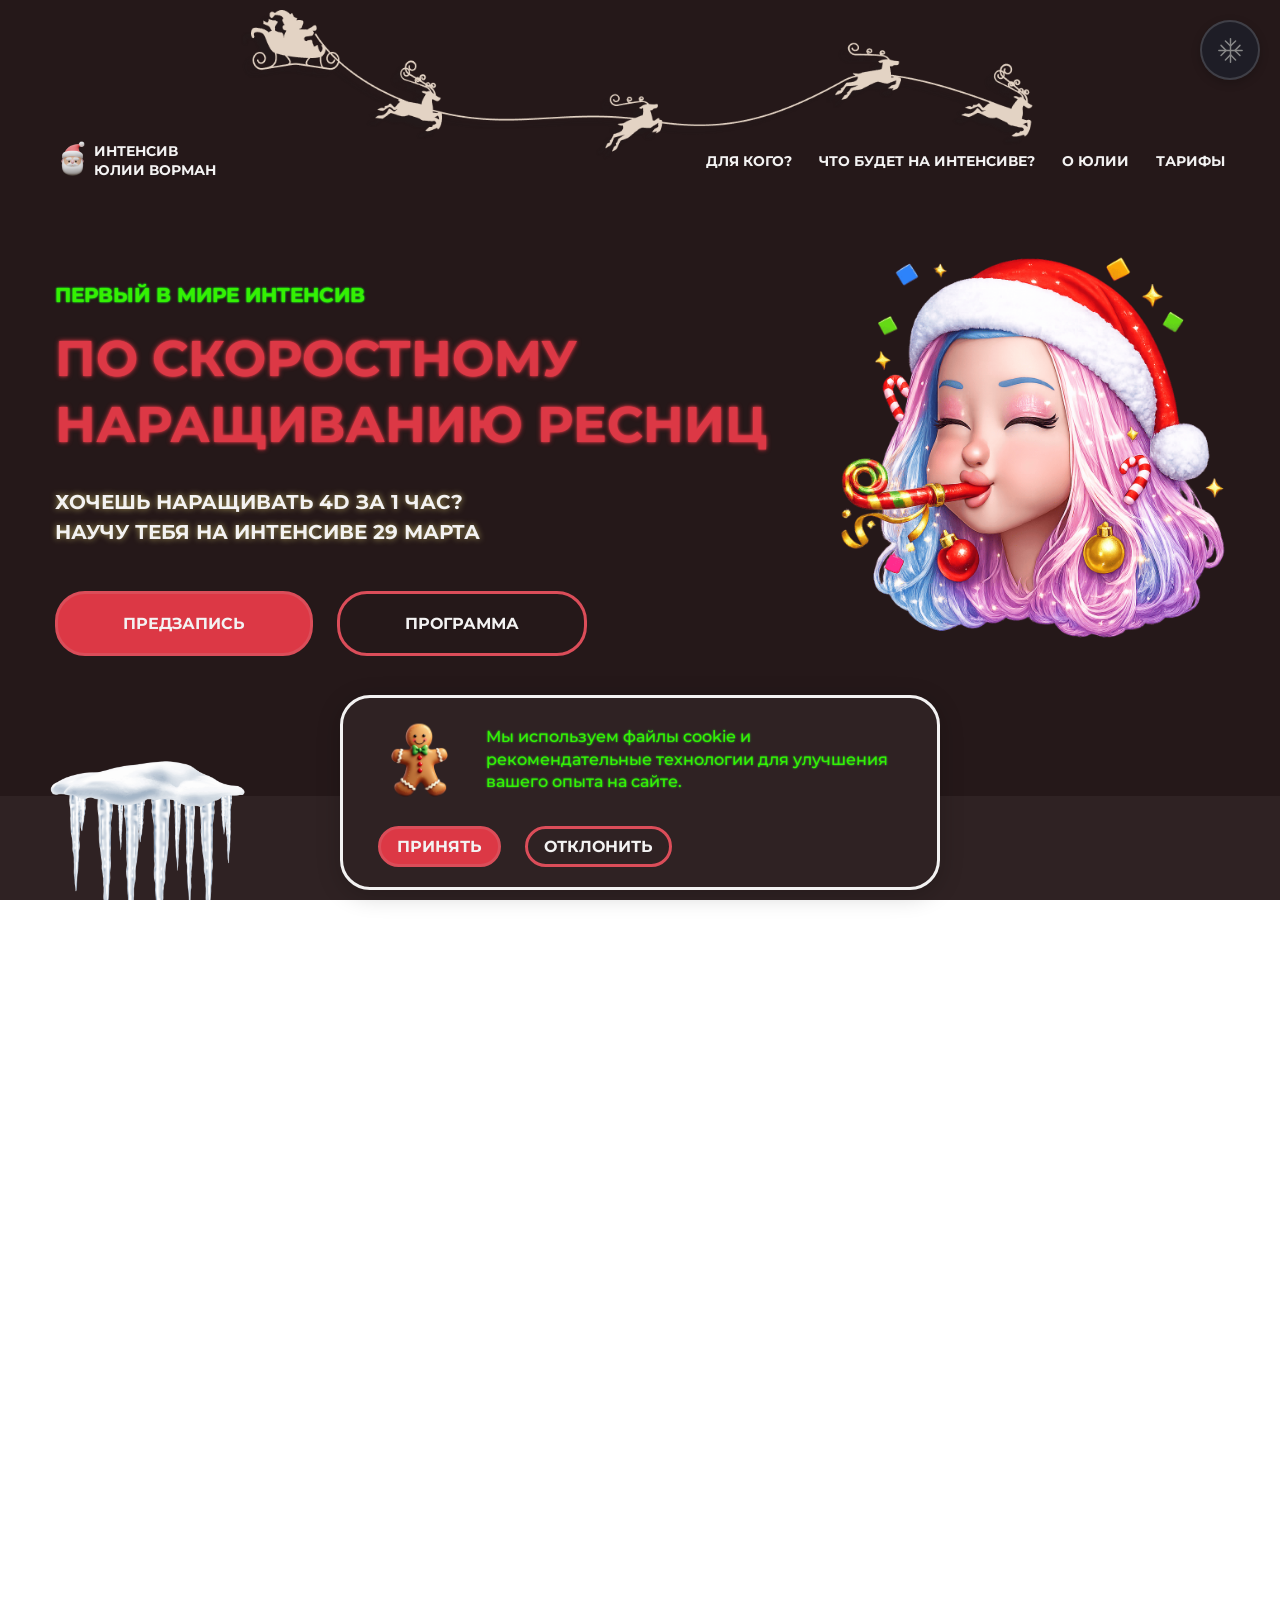
<file: index.html>
<!DOCTYPE html>
<html lang="ru">
<head>
    <meta charset="UTF-8">
    <meta name="viewport" content="width=device-width, initial-scale=1.0, viewport-fit=cover">

    <!-- Для iOS -->
    <meta name="apple-mobile-web-app-capable" content="yes">
    <meta name="apple-mobile-web-app-status-bar-style" content="black-translucent">
    
    <!-- Для Android -->
    <meta name="theme-color" content="#251819" media="(prefers-color-scheme: light)">
    <meta name="theme-color" content="#251819" media="(prefers-color-scheme: dark)">

    <title>Онлайн-интенсив по наращиванию ресниц</title>

    <!-- Favicon -->
    <link rel="icon" type="image/png" href="./images/icons/favicon-96x96.png" sizes="96x96" />
    <link rel="icon" type="image/svg+xml" href="./images/icons/favicon.svg" />
    <link rel="shortcut icon" href="./images/icons/favicon.ico" />
    <link rel="apple-touch-icon" sizes="180x180" href="./images/icons/apple-touch-icon.png" />
    <link rel="manifest" href="./images/icons/site.webmanifest" />

    <!-- Для иконок с сайта Boxicons -->
    <link href='https://unpkg.com/boxicons@2.1.4/css/boxicons.min.css' rel='stylesheet'>
    
    <!-- Подключенные файлы CSS -->
    <link rel="stylesheet" href="css/style.css">
    <link rel="stylesheet" href="css/media.css">
</head>
<body>

    <!-- Анимация загрузки -->
    <div class="preloader">
        <div class="mascara-container">
            
            <div class="mascara-bottle"></div>
            
            
            <div class="mascara-cap"></div>
            
            
            <div class="mascara-brush">
                <div class="brush-handle">
                    <div class="brush-head"></div>
                    <div class="brush-bristles"></div>
                </div>
            </div>
            
            
            <div class="mascara-drops">
                <div class="drop"></div>
                <div class="drop"></div>
                <div class="drop"></div>
            </div>
            
            
            <div class="loading-text">Наносим тушь...</div>
        </div>
    </div>

    <!-- Шапка -->
    <header class="header" id="header">
        <div class="container">

            <img src="./images/main/main_NEW_YEAR/santa_christmas.png" alt="Санта в пути на оленях" width="1030px" height="195px" class="santa_christmas" decoding="async" fetchpriority="high">

            <div class="header__wrapper">
                <div class="header__logo">

                    <a href="index.html">
                    <svg width="35" height="35" viewBox="0 0 24 24" fill="none" xmlns="http://www.w3.org/2000/svg" xmlns:xlink="http://www.w3.org/1999/xlink">
                        <rect width="24" height="24" fill="url(#pattern0_51_499)"/>
                            <defs>
                                <pattern id="pattern0_51_499" patternContentUnits="objectBoundingBox" width="1" height="1">
                                    <use xlink:href="#image0_51_499" transform="scale(0.001)"/>
                                </pattern>
                                <image id="image0_51_499" width="1000" height="1000" preserveAspectRatio="none" xlink:href="[data-uri]"/>
                            </defs>
                        </svg>
                    </a>

                    <a href="index.html" class="logo">Интенсив <br class="br"> Юлии Ворман</a>
                </div>

                <!-- Бургер-меню с SVG -->
                <button class="burger-menu" id="burgerMenu" aria-label="Открыть меню">
                    <!-- SVG для меню (бургер) -->
                    <svg class="burger-icon menu-icon" xmlns="http://www.w3.org/2000/svg" height="24" viewBox="0 -960 960 960" width="24">
                        <path d="M120-240v-80h720v80H120Zm0-200v-80h720v80H120Zm0-200v-80h720v80H120Z"/>
                    </svg>
                
                    <!-- SVG для закрытия (крестик) -->
                    <svg class="burger-icon close-icon" xmlns="http://www.w3.org/2000/svg" height="24" viewBox="0 -960 960 960" width="24">
                        <path d="m256-200-56-56 224-224-224-224 56-56 224 224 224-224 56 56-224 224 224 224-56 56-224-224-224 224Z"/>
                    </svg>
                </button>

                <nav class="nav">
                    <ul class="nav__menu">
                        <li class="nav__list"><a href="#for-whom" class="nav__item">Для кого?</a></li>
                        <li class="nav__list"><a href="#program" class="nav__item">Что будет на интенсиве?</a></li>
                        <li class="nav__list"><a href="#about" class="nav__item">О Юлии</a></li>
                        <li class="nav__list"><a href="#pricing" class="nav__item">Тарифы</a></li>
                    </ul>

                    <svg width="106" height="68" viewBox="0 0 106 68" fill="none" xmlns="http://www.w3.org/2000/svg" xmlns:xlink="http://www.w3.org/1999/xlink" class="girland_new_year">
                        <rect x="-5" y="14.8819" width="100" height="54.2" transform="rotate(-15 -5 14.8819)" fill="url(#pattern0_51_475)"/>
                        <defs>
                        <pattern id="pattern0_51_475" patternContentUnits="objectBoundingBox" width="1" height="1">
                        <use xlink:href="#image0_51_475" transform="scale(0.001 0.00184502)"/>
                        </pattern>
                        <image id="image0_51_475" width="1000" height="542" preserveAspectRatio="none" xlink:href="[data-uri]"/>
                        </defs>
                    </svg>
                </nav>
            </div>
        </div>
    </header>
        
    <!-- Главный экран -->
    <section class="banner">
        <div class="container">
            <div class="banner__info">
                <p class="banner__mini--title">Первый в мире интенсив</p>
                <h1 class="banner__title">По скоростному наращиванию ресниц</h1>
                <p class="banner__desc">Хочешь наращивать 4D за 1 час? Научу тебя на интенсиве 29 марта</p>
                <div class="btn__container">
                    <a href="#pricing" class="button" aria-label="Sign up">Предзапись</a>
                    <a href="#list__lessons" class="btn" aria-label="Program">Программа</a>
                </div>
            </div>

            <div class="banner__img">
                <img src="./images/main/main_NEW_YEAR/banner_new_year.png" alt="Happy__woman" class="images" width="1024" height="1024" decoding="async" fetchpriority="high">
            </div>
        </div>
    </section>

    <!-- Для кого? -->
    <section class="for-whom" id="for-whom">
        <div class="container">

            <img src="./images/main/main_NEW_YEAR/Icicle.png" alt="Свисающий лёд" width="1280" height="1187" decoding="async" fetchpriority="high" class="Icicle_banner">

            <div class="for-whom__content">
                <h2 class="for-whom__title">Тебе на интенсив если ты</h2>
                <div class="for-whom__content--item">
                
                    <!-- Карточка 1 -->
                    <div class="for-whom__card-wrapper">
                        <div class="for-whom__card">
                            <img src="./images/expectation/expectation_NEW_YEAR/woman_frowning.png" alt="Печальная девушка" class="for-whom__images" width="1024" height="1024" loading="lazy" decoding="async">
                            <p class="for-whom__desc">Лашмейкер, который делает наращивание <span class="for-whom__span">дольше одного часа?</span>
                            </p>
                        </div>
                    </div>

                    <!-- Карточка 2 -->
                    <div class="for-whom__card-wrapper">
                        <div class="for-whom__card">
                            <img src="./images/expectation/expectation_NEW_YEAR/woman_student.png" alt="Студентка" class="for-whom__images" width="1024" height="1024" loading="lazy" decoding="async">
                            <p class="for-whom__desc">Мастер, который хочет <span class="for-whom__span">поменять мышление</span> о наращивании ресниц
                            </p>
                        </div>
                    </div>

                    <!-- Карточка 3 -->
                    <div class="for-whom__card-wrapper">
                        <div class="for-whom__card">
                            <img src="./images/expectation/expectation_NEW_YEAR/woman_office-worker.png" alt="Девушка, работающая в офисе" class="for-whom__images" width="1024" height="1024" loading="lazy" decoding="async">
                            <p class="for-whom__desc">Специалист, которому необходимы <span  class="for-whom__span">поддержка и комьюнити рядом</span>
                            </p>
                        </div>
                    </div>
                </div>
            </div>

            <div class="for-whom__content--items">
                <p class="for-whom__text">Зарядись энергией и стань самым знаменитым мастером своего города</p>
                <a href="#pricing" class="button__for-whom" aria-label="Sign up">Предзапись</a>
                <img src="./images/main/main_NEW_YEAR/super_woman--winter.png" alt="Супер-девушка" class="super_woman-winter--images" loading="lazy" width="1024" height="1024" decoding="async">
            </div>
        </div>
    </section>

    <!-- Что будет на интенсиве? -->
    <section class="program" id="program">
        <div class="container">

            <img src="./images/main/main_NEW_YEAR/Icicle.png" alt="Свисающий лёд" width="1280px" height="1187px" loading="lazy" class="Icicle" decoding="async">

            <div class="program__content">
                <h2 class="program__content--title">На интенсиве тебя ждет</h2>
            
                <!-- ВСЕ элементы в одной grid-сетке -->
                <div class="program__content--menu">
                    <!-- Смайлы -->
                    <div class="program__content--list">
                        <img src="./images/expectation/star_struck.png" alt="Смайлик со звёздочками вместо глаз" class="program__images" width="58" height="58" loading="lazy" decoding="async">
                        <p class="program__desc"><span class="program__span">9 уроков</span> с домашними заданиями и проверкой</p>
                    </div>

                    <div class="program__content--list">
                        <img src="./images/expectation/smiling_with-heart-eyes.png" alt="Смайлик с влюблёнными глазами" class="program__images" width="58" height="58" loading="lazy" decoding="async">
                        <p class="program__desc"><span class="program__span">Мастермаинды</span> с обсуждением вопросов</p>
                    </div>

                    <div class="program__content--list">
                        <img src="./images/expectation/money_mouth-face.png" alt="Смайлик с долларами в глазах" class="program__images" width="58" height="58" loading="lazy" decoding="async">
                        <p class="program__desc">Деление на пары и создание <span class="program__span">активного комьюнити</span></p>
                    </div>

                    <!-- Подарки -->
                    <div class="program__content--list">
                        <img src="./images/pricing_plans/pricing_plans_NEW_YEAR/Gift.png" alt="Коробка подарок" class="program__images" width="1024" height="1024" loading="lazy" decoding="async">
                        <p class="program__desc"><span class="program__span">Главный приз за активность на интенсиве</span></p>
                    </div>

                    <div class="program__content--list">
                        <img src="./images/pricing_plans/pricing_plans_NEW_YEAR/Gift.png" alt="Коробка подарок" class="program__images" width="1024" height="1024" loading="lazy" decoding="async">
                        <p class="program__desc"><span class="program__span">Приз за работу для <br>самой активной пары</span></p>
                    </div>

                    <div class="program__content--list">
                        <img src="./images/pricing_plans/pricing_plans_NEW_YEAR/Gift.png" alt="Коробка подарок" class="program__images" width="1024" height="1024" loading="lazy" decoding="async">
                        <p class="program__desc"><span class="program__span">Приз среди сторис с хештегом интенсива</span></p>
                    </div>
                </div>
            </div>
        </div>
    </section>

    <!-- О Юлии Ворман -->
    <section class="about">
        <div class="container">
            <div class="about__content" id="about">
                <h2 class="about__title">И, конечно, Юлия Ворман</h2>
                <p class="about__text"><span class="about__text--span">Больше 12 лет</span> я наращиваю ресницы <span class="about__text--span">за 1 час.</span> В профессии я развиваюсь <span class="about__text--span">с 2008 года</span> и, путём проб и ошибок, дошла <span class="about__text--span">до идеальных результатов!</span> Мои профессиональные навыки сделали меня <span class="about__text--span">многократным призёром,</span> а потом и <span class="about__text--span">судьёй международных чемпионатов по наращиванию ресниц.</span></p>

                <p class="about__text--item">Я основала <span class="about__text--item--span">сеть салонов VERSUS</span> и теперь активно запускаю свои обучения <span class="about__text--item--span">по скоростному наращиванию.</span> Ломаю стереотипы, <span class="about__text--item--span">учу мастеров поднимать чеки и зарабатывать миллионы.</span></p>

                <div class="indicators">
                    <div class="row">
                        <div class="indicator">
                            <h4 class="indicator_title">1 ЧАС</h4>
                            <p class="indicator_text">CAMOE БЫСТРОЕ 5D</p>
                        </div>
            
                        <div class="indicator">
                            <h4 class="indicator_title">12+ ЛЕТ</h4>
                            <p class="indicator_text">РАБОТАЮ В СВОЕЙ СФЕРЕ</p>
                        </div>
                    </div>
        
                    <div class="row">
                        <div class="indicator">
                            <h4 class="indicator_title">1+ МЛН</h4>
                            <p class="indicator_text">В МЕСЯЦ ДЕЛАЮ НА РЕСНИЦАХ</p>
                        </div>
            
                        <div class="indicator">
                            <h4 class="indicator_title">100000+</h4>
                            <p class="indicator_text">КЛИЕНТОК Я ОСЧАСТЛИВИЛА</p>
                        </div>
                    </div>
                </div>

                <p class="about__text--footer">Все мои наращивания я делаю за 1 - максимум 1.5 часа <span class="about__text--footer--span"><br>Хочешь также? Смотри программу и записывайся на интенсив</span></p>
            </div>
            <img src="./images/main/Maria_Lyadova.jpg" alt="Maria_Lyadova" class="about__main--images" width="399" height="491" fetchpriority="high" decoding="async">
        </div>
    </section>

    <!-- Лист уроков интенсива -->
    <section class="list__lessons">
        <div class="container">

            <img src="./images/main/main_NEW_YEAR/Icicle.png" alt="Свисающий лёд" width="1280" height="1187" loading="lazy" class="Icicle_lessons" decoding="async">

            <div class="list__lessons__content">
                <h2 class="list__lessons--title">Вот такая программа интенсива</h2>
            </div>

            <div class="accordion" id="list__lessons">
                
                <!-- Урок 1 -->
                <hr class="accordion-item1">
                <div class="accordion-item">
                    <input type="checkbox" id="lesson1" class="accordion-toggle">
                    <label for="lesson1" class="accordion-label">
                        <span class="lesson-title">Урок <span class="lesson--title--number">1.</span> Вводный урок</span>
                        <span class="icon"></span>
                    </label>
                    <div class="accordion-content">
                        <div class="content-wrapper">
                            <p>Проанализируем основные ошибки в оформлении профиля. <br>Научимся создавать качественную аватарку и понятную, привлекающую шапку. <br>Разберем, как организовать хайлайтсы, чтобы они работали на вас.</p>
                        </div>
                    </div>
                </div>
            
                <!-- Урок 2 -->
                <div class="accordion-item">
                    <input type="checkbox" id="lesson2" class="accordion-toggle">
                    <label for="lesson2" class="accordion-label">
                        <span class="lesson-title">Урок <span class="lesson--title--number">2.</span> Скоростное снятие ресниц</span>
                        <span class="icon"></span>
                    </label>
                    <div class="accordion-content">
                        <div class="content-wrapper">
                            <p>Изучим профессиональные средства для безопасного и быстрого снятия ресниц. <br>Освоим технику аккуратного удаления без повреждения натуральных ресниц. <br>Разберем алгоритм действий, который позволит тратить на процедуру минимум времени.</p>
                        </div>
                    </div>
                </div>
            
                <!-- Урок 3 -->
                <div class="accordion-item">
                    <input type="checkbox" id="lesson3" class="accordion-toggle">
                    <label for="lesson3" class="accordion-label">
                        <span class="lesson-title">Урок <span class="lesson--title--number">3.</span> Работа с клеем. Как продлить носку</span>
                        <span class="icon"></span>
                    </label>
                    <div class="accordion-content">
                        <div class="content-wrapper">
                            <p>Разберем виды клея: как выбрать идеальный состав под температуру и влажность в вашем кабинете. <br>Научимся правильной технике нанесения и дозировки клея, чтобы избежать склеек и обеспечить комфорт. <br>Изучим секреты подготовки натуральных ресниц, которые напрямую влияют на долговечность носки.</p>
                        </div>
                    </div>
                </div>
            
                <!-- Урок 4 -->
                <div class="accordion-item">
                    <input type="checkbox" id="lesson4" class="accordion-toggle">
                    <label for="lesson4" class="accordion-label">
                        <span class="lesson-title">Урок <span class="lesson--title--number">4.</span> Здоровье мастера</span>
                        <span class="icon"></span>
                    </label>
                    <div class="accordion-content">
                        <div class="content-wrapper">
                            <p>Составим эргономичное расписание, чтобы избежать выгорания и равномерно распределять нагрузку. <br>Разберем упражнения для разминки спины, шеи и кистей рук до, после и во время процедуры. <br>Поговорим о важности правильного освещения и организации рабочего места для сохранения зрения и осанки.</p>
                        </div>
                    </div>
                </div>
            
                <!-- Урок 5 -->
                <div class="accordion-item">
                    <input type="checkbox" id="lesson5" class="accordion-toggle">
                    <label for="lesson5" class="accordion-label">
                        <span class="lesson-title">Урок <span class="lesson--title--number">5.</span> Личный бренд В Instagram: почему увядают коммерческие аккаунты</span>
                        <span class="icon"></span>
                    </label>
                    <div class="accordion-content">
                        <div class="content-wrapper">
                            <p>Проанализируем главные ошибки: отсутствие личности в аккаунте и безликий контент. <br>Узнаем, как выстроить доверительные отношения с аудиторией через личную историю и экспертизу. <br>Научимся создавать контент-план, который отражает ваш уникальный подход к работе и привлекает идеальных клиентов.</p>
                        </div>
                    </div>
                </div>

                <!-- Урок 6 -->
                <div class="accordion-item">
                    <input type="checkbox" id="lesson6" class="accordion-toggle">
                    <label for="lesson6" class="accordion-label">
                        <span class="lesson-title">Урок <span class="lesson--title--number">6.</span> Ломаем стереотипы моделирования: чем сложнее придумал, тем сложнее жить</span>
                        <span class="icon"></span>
                    </label>
                    <div class="accordion-content">
                        <div class="content-wrapper">
                            <p>Убедимся, что красиво — не значит сложно: как простота в моделировании выигрывает у вычурных дизайнов. <br>Научимся работать с природными данными клиента, чтобы подчеркнуть достоинства, а не маскировать их. <br>Разберем несколько универсальных и эффектных моделей, которые экономят время и всегда смотрятся выигрышно.</p>
                        </div>
                    </div>
                </div>

                <!-- Урок 7 -->
                <div class="accordion-item">
                    <input type="checkbox" id="lesson7" class="accordion-toggle">
                    <label for="lesson7" class="accordion-label">
                        <span class="lesson-title">Урок <span class="lesson--title--number">7.</span> Классическое наращивание ресниц</span>
                        <span class="icon"></span>
                    </label>
                    <div class="accordion-content">
                        <div class="content-wrapper">
                            <p>Отточим идеальную технику изоляции: отработаем движения до автоматизма для безупречного результата. <br>Разберем правила подбора длины и толщины реснички под природные данные клиента. <br>Узнаем, как добиться максимальной чистоты и аккуратности в классическом наращивании, которая ценится больше всего.</p>
                        </div>
                    </div>
                </div>
            
                <!-- Урок 8 -->
                <div class="accordion-item">
                    <input type="checkbox" id="lesson8" class="accordion-toggle">
                    <label for="lesson8" class="accordion-label">
                        <span class="lesson-title">Урок <span class="lesson--title--number">8.</span> Пучок. Как быстро и правильно оформить тебя, дружок?</span>
                        <span class="icon"></span>
                    </label>
                    <div class="accordion-content">
                        <div class="content-wrapper">
                            <p>Освоим несколько техник быстрого формирования ровного и аккуратного пучка без растрепывания. <br>Разберем частые ошибки при работе с объемом, которые приводят к склейкам и дискомфорту. <br>Научимся правильно подбирать пучки по длине и изгибу для создания гармоничного и естественного взгляда.</p>
                        </div>
                    </div>
                </div>
            
                <!-- Урок 9 -->
                <div class="accordion-item">
                    <input type="checkbox" id="lesson9" class="accordion-toggle">
                    <label for="lesson9" class="accordion-label">
                        <span class="lesson-title">Урок <span class="lesson--title--number">9.</span> Наращиваем объёмы 2D+</span>
                        <span class="icon"></span>
                    </label>
                    <div class="accordion-content">
                        <div class="content-wrapper">
                            <p>Узнаем, как работать с несколькими ресничками одновременно, сохраняя идеальную изоляцию и легкость. <br>Разберем схемы постановки объемов для разных форм глаз, чтобы результат выглядел опрятно. <br>Научимся контролировать расход материалов и время процедуры, чтобы работа с объемами была рентабельной.</p>
                        </div>
                    </div>
                </div>
            </div>

            <div class="list__lessons__content--items">
                <a href="#pricing" class="button__for-whom" aria-label="Sign up">Предзапись</a>
                <p class="list__lessons__desc">Все еще думаешь? <br> А места разбирают уже сейчас</p>
                <img src="./images/main/main_NEW_YEAR/super_woman--winter.png" alt="Супер-девушка" class="super_woman-winter--images" loading="lazy" width="1024" height="1024" decoding="async">
            </div>
        </div>
    </section>

    <!-- Тарифы -->
    <section class="pricing">
        <div class="container">
            <div class="pricing__content">
                <h2 class="pricing__title">Тарифы участия</h2>
            </div>
            <div class="pricing__content--item">
                <div class="pricing__content__card--wrapper">
                    <div class="pricing__content--card" id="pricing">
                        <h3 class="pricing__content__card--title">Lite (самостоятельный)</h3>
                        <p class="pricing__content--desc"><span class="pricing__content--span">✓</span> 9 подробных уроков</p>

                        <p class="pricing__content--desc"><span class="pricing__content--span">✓</span> 9 заданий на построение скоростной работы</p>

                        <p class="pricing__content--desc"><span class="pricing__content--span">✓</span> чат с единомышленниками</p>

                        <p class="pricing__content--desc"><span class="pricing__content--span">✓</span> дополнительный урок: личный бренд для бьюти-сферы</p>

                        <p class="pricing__content--desc"><span class="pricing__content--spans">✕</span> <s>2 мастермаинда с Юлией Ворман</s></p>

                        <p class="pricing__content--desc"><span class="pricing__content--spans">✕</span> <s>личное ведение от Юлии Ворман</s></p>

                        <p class="pricing__content--duration">Длительность: 14 дней</p>
                        <div class="pricing__price-block">
                            <p class="pricing__content--condition">Каждые <span class="pricing__content__condition--span"> 20 оплат</span> + 1111 Р.</p>
                            <p class="pricing__content--price"><strong>6666 Р.</strong></p>
                        </div>
                        <div class="pricing__button-spacer"><a href="pre_recording.html?tariff=lite" class="pricing__content--button" target="_blank">Предзапись</a></div>
                        <img src="./images/pricing_plans/pricing_plans_NEW_YEAR/woman_with-class-face.png" alt="woman_with-class-face" class="pricing__content--images" decoding="async" loading="lazy" width="1024" height="1024">
                    </div>

                    <div class="pricing__content--card">
                        <h3 class="pricing__content__card--title">Plus (с куратором)</h3>
                        <p class="pricing__content--desc"><span class="pricing__content--span">✓</span> 9 подробных уроков</p>

                        <p class="pricing__content--desc"><span class="pricing__content--span">✓</span> 9 заданий на построение скоростной работы</p>

                        <p class="pricing__content--desc"><span class="pricing__content--span">✓</span> чат с единомышленниками</p>

                        <p class="pricing__content--desc"><span class="pricing__content--span">✓</span> дополнительный урок: личный бренд для бьюти-сферы</p>

                        <p class="pricing__content--desc"><span class="pricing__content--span">✓</span> 2 мастермаинда с Юлией Ворман</p>

                        <p class="pricing__content--desc"><span class="pricing__content--spans">✕</span> <s>личное ведение от Юлии Ворман</s></p>

                        <p class="pricing__content--duration">Длительность: 14 дней</p>
                        <div class="pricing__price-block">
                            <p class="pricing__content--condition">Каждые <span class="pricing__content__condition--span"> 20 оплат</span> + 1111 Р.</p>
                            <p class="pricing__content--price"><strong>11111 Р.</strong></p>
                        </div>
                        <div class="pricing__button-spacer"><a href="pre_recording.html?tariff=plus" class="pricing__content--button" target="_blank">Предзапись</a></div>
                        <img src="./images/pricing_plans/pricing_plans_NEW_YEAR/woman_with-heart-eyes.png" alt="woman_with-heart-eyes" class="pricing__content--images" decoding="async" loading="lazy" width="978" height="1024">
                    </div>

                    <div class="pricing__content--card">
                        <h3 class="pricing__content__card--title">Bomba (с Юлией Ворман)</h3>
                        <p class="pricing__content--desc"><span class="pricing__content--span">✓</span> 9 подробных уроков</p>

                        <p class="pricing__content--desc"><span class="pricing__content--span">✓</span> 9 заданий на построение скоростной работы</p>

                        <p class="pricing__content--desc"><span class="pricing__content--span">✓</span> чат с единомышленниками</p>

                        <p class="pricing__content--desc"><span class="pricing__content--span">✓</span> дополнительный урок: личный бренд для бьюти-сферы</p>

                        <p class="pricing__content--desc"><span class="pricing__content--span">✓</span> 3 мастермаинда с Юлией Ворман</p>

                        <p class="pricing__content--desc"><span class="pricing__content--span">✓</span> личное ведение от Юлии Ворман</p>

                        <p class="pricing__content--duration">Длительность: 14 дней</p>
                        <div class="pricing__price-block">
                            <p class="pricing__content--condition">Каждые <span class="pricing__content__condition--span"> 20 оплат</span> + 1111 Р.</p>
                            <p class="pricing__content--price"><strong>33333 Р.</strong></p>
                        </div>
                        <div class="pricing__button-spacer"><a href="pre_recording.html?tariff=bomba" class="pricing__content--button" target="_blank">Предзапись</a></div>
    
                        <img src="./images/pricing_plans/pricing_plans_NEW_YEAR/woman_with-star_stuck-face.png" alt="woman_with-star_stuck-face" class="pricing__content--images" decoding="async" loading="lazy" width="1024" height="1024">
                    </div>
                </div>
            </div>
            <div class="pricing__content--stories">
                <img src="./images/pricing_plans/pricing_plans_NEW_YEAR/Gift.png" alt="Gift" class="pricing__content__images--gift" loading="lazy" decoding="async" width="1024" height="1024">
                <p class="pricing__content__stories--text">Идёте на интенсив? Выложите об этом сториз-шаблон с отметкой Юлии Ворман и вас будет ждать розыгрыш дополнительного подарка!</p>
                
                <div class="container__stories">
                    <a href="https://vk.com/uliavorman" class="btn__stories" aria-label="Stories-pattern" target="_blank">сториз-шаблон</a>
                    <a href="https://web.telegram.org/a/#382155805" class="short__name" target="_blank">@ULIAVORMAN</a>
                </div>
            </div>
        </div>
    </section>

    <!-- А такие вопросы могут возникнуть у вас -->
    <section class="questions">
        <div class="container">

            <img src="./images/main/main_NEW_YEAR/Icicle.png" alt="Свисающий лёд" width="1280" height="1187" loading="lazy" class="Icicle_questions" decoding="async">

            <div class="questions__content">
                <h2 class="questions__title">А такие вопросы могут быть у вас</h2>
            </div>

            <div class="questions__accordion" id="list__questions">
                
                <!-- Вопрос 1 -->
                <hr class="accordion-item1">
                <div class="accordion-item">
                    <input type="checkbox" id="question1" class="accordion-toggle">
                    <label for="question1" class="accordion-label">
                        <span class="question-title">Я точно всему научусь? У меня получится?</span>
                        <span class="icon"></span>
                    </label>
                    <div class="accordion-content">
                        <div class="content-wrapper">
                            <p>Да, конечно, если будешь выполнять все домашние задания в моменте, так же будешь действовать всем указаниям, потому что все очень важно. Так же мы поможем и направим для поисков своего предназначения с помощью нашего ведущего астролога.</p>
                        </div>
                    </div>
                </div>
            
                <!-- Вопрос 2 -->
                <div class="accordion-item">
                    <input type="checkbox" id="question2" class="accordion-toggle">
                    <label for="question2" class="accordion-label">
                        <span class="question-title">Как я буду учиться скоростному наращиванию онлайн?</span>
                        <span class="icon"></span>
                    </label>
                    <div class="accordion-content">
                        <div class="content-wrapper">
                            <p>Обучение проходит онлайн в личном кабинете: изучаешь уроки, выполняешь практические задания на моделях и отправляешь нам на проверку. Мы даем обратную связь, исправляем ошибки и помогаем на каждом этапе. Для результата важно следовать рекомендациям и делать задания вовремя. Дополнительно поддержим твое развитие через консультации астролога для раскрытия потенциала.</p>
                        </div>
                    </div>
                </div>
            
                <!-- Вопрос 3 -->
                <div class="accordion-item">
                    <input type="checkbox" id="question3" class="accordion-toggle">
                    <label for="question3" class="accordion-label">
                        <span class="question-title">Сколько времени будет уходить на выполнение дз?</span>
                        <span class="icon"></span>
                    </label>
                    <div class="accordion-content">
                        <div class="content-wrapper">
                            <p>На каждый урок, для выполнения дз будут предоставлены сутки.</p>
                        </div>
                    </div>
                </div>
            
                <!-- Вопрос 4 -->
                <div class="accordion-item">
                    <input type="checkbox" id="question4" class="accordion-toggle">
                    <label for="question4" class="accordion-label">
                        <span class="question-title">Как часто будут выходить уроки?</span>
                        <span class="icon"></span>
                    </label>
                    <div class="accordion-content">
                        <div class="content-wrapper">
                            <p>Каждый урок будет выходить в 12:00 (мск) Каждый день.</p>
                        </div>
                    </div>
                </div>
            
                <!-- Вопрос 5 -->
                <div class="accordion-item">
                    <input type="checkbox" id="question5" class="accordion-toggle">
                    <label for="question5" class="accordion-label">
                        <span class="question-title">Какая техника будет отрабатываться: ручная или ленточная?</span>
                        <span class="icon"></span>
                    </label>
                    <div class="accordion-content">
                        <div class="content-wrapper">
                            <p>Отрабатывается ручная техника — это золотой стандарт для качественного и долговечного наращивания. Ленточная техника (пучками) изучается отдельно как дополнительный навык, но в основе обучения — мастерство ручного Volume. Такой подход гарантирует безупречный результат и профессиональный рост.</p>
                        </div>
                    </div>
                </div>
            </div>
            <div class="for-whom__content--items">
                <a href="https://web.telegram.org/a/#382155805" target="_blank"><i class='bx bxl-telegram'></i></a>
                <p class="questions__text">У вас есть другой вопрос? Напишите мне в телеграм</p>
                <a href="https://web.telegram.org/a/#382155805" class="button__for-whom" aria-label="Write" target="_blank">Написать</a>
                <img src="./images/main/main_NEW_YEAR/Snowman.png" alt="Снеговик" class="Snowman--images" loading="lazy" width="592" height="559" decoding="async">
            </div>
        </div>
    </section>

    <!-- Подвал -->
    <footer class="footer">
        <div class="container">
            <div class="footer__content">
                <!-- Левый блок -->
                <div class="footer__content--item">
                    <a href="index.html" class="footer__logo">Юлия Ворман</a>
                    <p class="inn">ИНН:</p>
                    <p class="ORRNIP">ОГРНИП:</p>
                </div>

                <!-- Центральный блок со стрелкой и иконками -->
                <div class="footer__center">
                    <!-- Стрелка вверх -->
                    <div class="up__button">
                        <a href="#header" class="up__link">
                            <i class='bx bx-up-arrow-alt'></i>
                        </a>
                    </div>
                
                    <!-- Иконки соцсетей -->
                    <div class="social__icons">
                        <a href="https://web.telegram.org/a/#382155805" class="telegram" target="_blank">
                            <?xml version="1.0" encoding="utf-8"?>
                            <svg fill="#DC3845" width="20px" height="20px" viewBox="0 0 32 32" xmlns="http://www.w3.org/2000/svg">
                                <path d="M29.919 6.163l-4.225 19.925c-0.319 1.406-1.15 1.756-2.331 1.094l-6.438-4.744-3.106 2.988c-0.344 0.344-0.631 0.631-1.294 0.631l0.463-6.556 11.931-10.781c0.519-0.462-0.113-0.719-0.806-0.256l-14.75 9.288-6.35-1.988c-1.381-0.431-1.406-1.381 0.288-2.044l24.837-9.569c1.15-0.431 2.156 0.256 1.781 2.013z"/>
                            </svg>
                        </a>

                        <a href="https://www.tiktok.com/@ulia_vorman?_t=ZS-8zpLGeSIM48&_r=1" class="tik_tok" target="_blank">
                            <?xml version="1.0" encoding="utf-8"?>
                            <svg width="20px" height="20px" viewBox="0 0 32 32" fill="none" xmlns="http://www.w3.org/2000/svg">
                                <path d="M8.45095 19.7926C8.60723 18.4987 9.1379 17.7743 10.1379 17.0317C11.5688 16.0259 13.3561 16.5948 13.3561 16.5948V13.2197C13.7907 13.2085 14.2254 13.2343 14.6551 13.2966V17.6401C14.6551 17.6401 12.8683 17.0712 11.4375 18.0775C10.438 18.8196 9.90623 19.5446 9.7505 20.8385C9.74562 21.5411 9.87747 22.4595 10.4847 23.2536C10.3345 23.1766 10.1815 23.0889 10.0256 22.9905C8.68807 22.0923 8.44444 20.7449 8.45095 19.7926ZM22.0352 6.97898C21.0509 5.90039 20.6786 4.81139 20.5441 4.04639H21.7823C21.7823 4.04639 21.5354 6.05224 23.3347 8.02482L23.3597 8.05134C22.8747 7.7463 22.43 7.38624 22.0352 6.97898ZM28 10.0369V14.293C28 14.293 26.42 14.2312 25.2507 13.9337C23.6179 13.5176 22.5685 12.8795 22.5685 12.8795C22.5685 12.8795 21.8436 12.4245 21.785 12.3928V21.1817C21.785 21.6711 21.651 22.8932 21.2424 23.9125C20.709 25.246 19.8859 26.1212 19.7345 26.3001C19.7345 26.3001 18.7334 27.4832 16.9672 28.28C15.3752 28.9987 13.9774 28.9805 13.5596 28.9987C13.5596 28.9987 11.1434 29.0944 8.96915 27.6814C8.49898 27.3699 8.06011 27.0172 7.6582 26.6277L7.66906 26.6355C9.84383 28.0485 12.2595 27.9528 12.2595 27.9528C12.6779 27.9346 14.0756 27.9528 15.6671 27.2341C17.4317 26.4374 18.4344 25.2543 18.4344 25.2543C18.5842 25.0754 19.4111 24.2001 19.9423 22.8662C20.3498 21.8474 20.4849 20.6247 20.4849 20.1354V11.3475C20.5435 11.3797 21.2679 11.8347 21.2679 11.8347C21.2679 11.8347 22.3179 12.4734 23.9506 12.8889C25.1204 13.1864 26.7 13.2483 26.7 13.2483V9.91314C27.2404 10.0343 27.7011 10.0671 28 10.0369Z" fill="#EE1D52"/>
                                <path d="M26.7009 9.91314V13.2472C26.7009 13.2472 25.1213 13.1853 23.9515 12.8879C22.3188 12.4718 21.2688 11.8337 21.2688 11.8337C21.2688 11.8337 20.5444 11.3787 20.4858 11.3464V20.1364C20.4858 20.6258 20.3518 21.8484 19.9432 22.8672C19.4098 24.2012 18.5867 25.0764 18.4353 25.2553C18.4353 25.2553 17.4337 26.4384 15.668 27.2352C14.0765 27.9539 12.6788 27.9357 12.2604 27.9539C12.2604 27.9539 9.84473 28.0496 7.66995 26.6366L7.6591 26.6288C7.42949 26.4064 7.21336 26.1717 7.01177 25.9257C6.31777 25.0795 5.89237 24.0789 5.78547 23.7934C5.78529 23.7922 5.78529 23.791 5.78547 23.7898C5.61347 23.2937 5.25209 22.1022 5.30147 20.9482C5.38883 18.9122 6.10507 17.6625 6.29444 17.3494C6.79597 16.4957 7.44828 15.7318 8.22233 15.0919C8.90538 14.5396 9.6796 14.1002 10.5132 13.7917C11.4144 13.4295 12.3794 13.2353 13.3565 13.2197V16.5948C13.3565 16.5948 11.5691 16.028 10.1388 17.0317C9.13879 17.7743 8.60812 18.4987 8.45185 19.7926C8.44534 20.7449 8.68897 22.0923 10.0254 22.991C10.1813 23.0898 10.3343 23.1775 10.4845 23.2541C10.7179 23.5576 11.0021 23.8221 11.3255 24.0368C12.631 24.8632 13.7249 24.9209 15.1238 24.3842C16.0565 24.0254 16.7586 23.2167 17.0842 22.3206C17.2888 21.7611 17.2861 21.1978 17.2861 20.6154V4.04639H20.5417C20.6763 4.81139 21.0485 5.90039 22.0328 6.97898C22.4276 7.38624 22.8724 7.7463 23.3573 8.05134C23.5006 8.19955 24.2331 8.93231 25.1734 9.38216C25.6596 9.61469 26.1722 9.79285 26.7009 9.91314Z" fill="#000000"/>
                                <path d="M4.48926 22.7568V22.7594L4.57004 22.9784C4.56076 22.9529 4.53074 22.8754 4.48926 22.7568Z" fill="#69C9D0"/>
                                <path d="M10.5128 13.7916C9.67919 14.1002 8.90498 14.5396 8.22192 15.0918C7.44763 15.7332 6.79548 16.4987 6.29458 17.354C6.10521 17.6661 5.38897 18.9168 5.30161 20.9528C5.25223 22.1068 5.61361 23.2983 5.78561 23.7944C5.78543 23.7956 5.78543 23.7968 5.78561 23.798C5.89413 24.081 6.31791 25.0815 7.01191 25.9303C7.2135 26.1763 7.42963 26.4111 7.65924 26.6334C6.92357 26.1457 6.26746 25.5562 5.71236 24.8839C5.02433 24.0451 4.60001 23.0549 4.48932 22.7626C4.48919 22.7605 4.48919 22.7584 4.48932 22.7564V22.7527C4.31677 22.2571 3.95431 21.0651 4.00477 19.9096C4.09213 17.8736 4.80838 16.6239 4.99775 16.3108C5.4985 15.4553 6.15067 14.6898 6.92509 14.0486C7.608 13.4961 8.38225 13.0567 9.21598 12.7484C9.73602 12.5416 10.2778 12.3891 10.8319 12.2934C11.6669 12.1537 12.5198 12.1415 13.3588 12.2575V13.2196C12.3808 13.2349 11.4148 13.4291 10.5128 13.7916Z" fill="#69C9D0"/>
                                <path d="M20.5438 4.04635H17.2881V20.6159C17.2881 21.1983 17.2881 21.76 17.0863 22.3211C16.7575 23.2167 16.058 24.0253 15.1258 24.3842C13.7265 24.923 12.6326 24.8632 11.3276 24.0368C11.0036 23.823 10.7187 23.5594 10.4844 23.2567C11.5962 23.8251 12.5913 23.8152 13.8241 23.341C14.7558 22.9821 15.4563 22.1734 15.784 21.2774C15.9891 20.7178 15.9864 20.1546 15.9864 19.5726V3H20.4819C20.4819 3 20.4315 3.41188 20.5438 4.04635ZM26.7002 8.99104V9.9131C26.1725 9.79263 25.6609 9.61447 25.1755 9.38213C24.2352 8.93228 23.5026 8.19952 23.3594 8.0513C23.5256 8.1559 23.6981 8.25106 23.8759 8.33629C25.0192 8.88339 26.1451 9.04669 26.7002 8.99104Z" fill="#69C9D0"/>
                            </svg>
                        </a>

                        <a href="https://vk.com/uliavorman" class="vk" target="_blank">
                            <i class='bx bxl-vk'></i>
                        </a>

                        <a href="https://www.youtube.com/@uliavorman" class="youtube" target="_blank">
                            <i class='bx bxl-youtube'></i>
                        </a>
                    </div>
                </div>

                <!-- Правый блок -->
                <div class="footer__contracts">
                    <a href="index.html" class="political__confidencial">Политика конфиденциальности</a>
                    <a href="index.html" class="oferta">Договор-оферта</a>
                    <a href="index.html" class="hire__me">Связаться с нами</a>
                </div>
            </div>
        </div>
    </footer>

    <!-- Файлы Cookie -->
    <input type="checkbox" id="cookie-toggle" class="cookie-toggle">
    
    <div class="cookie__notifications">
        <div class="container">
            <div class="cookie__content">
                <img src="./images/icons/cookie.png" alt="Пряничный человек" class="cookie_man" width="360" height="360" fetchpriority="high" decoding="async">
                <p class="cookie__text">Мы используем файлы cookie и рекомендательные технологии для улучшения вашего опыта на сайте.</p>
            </div>
            
            <div class="cookie__container--label">
                <label for="cookie-toggle" class="cookie__accept">Принять</label>
                <label for="cookie-toggle" class="cookie__decline">Отклонить</label>
            </div>
        </div>
    </div>

    <!-- СНЕГ -->
    <input type="checkbox" id="snowToggle" class="snow-checkbox">
    <div class="snow-toggle-btn">
        <label for="snowToggle" class="snowflake-icon">
            <svg width="28" height="28" viewBox="0 0 24 24" fill="none" xmlns="http://www.w3.org/2000/svg" class="snowflake-svg">
                <path d="M11.9999 4L11.9999 20" stroke="currentColor" stroke-linecap="round" stroke-linejoin="round"/>
                <path d="M19.9999 12H3.99991" stroke="currentColor" stroke-linecap="round" stroke-linejoin="round"/>
                <path d="M18.4999 8.4856L14.9999 11.9856L18.4999 15.4856" stroke="currentColor" stroke-linecap="round" stroke-linejoin="round"/>
                <path d="M5.49991 15.4856L8.99991 11.9856L5.49991 8.4856" stroke="currentColor" stroke-linecap="round" stroke-linejoin="round"/>
                <path d="M15.4999 18.4856L11.9999 14.9856L8.49991 18.4856" stroke="currentColor" stroke-linecap="round" stroke-linejoin="round"/>
                <path d="M8.49991 5.4856L11.9999 8.9856L15.4999 5.4856" stroke="currentColor" stroke-linecap="round" stroke-linejoin="round"/>
            </svg>
        </label>
    </div>

    <!-- Контейнер для снежинок -->
    <div class="snow-container"></div>

    <script src="./js/script.js"></script>

    <!-- <script>
    document.documentElement.classList.add("no-scroll");
    document.body.classList.add("no-scroll");

    window.addEventListener("load", function () {
        setTimeout(function () {
            document.documentElement.classList.remove("no-scroll");
            document.body.classList.remove("no-scroll");
        }, 4500);
    });
    </script> -->

    <script>
    document.addEventListener("DOMContentLoaded", function () {
        const preloader = document.querySelector(".preloader");
        if (!preloader) return;

        document.documentElement.classList.add("no-scroll");
        document.body.classList.add("no-scroll");

        window.addEventListener("load", function () {
            setTimeout(function () {
                document.documentElement.classList.remove("no-scroll");
                document.body.classList.remove("no-scroll");
            }, 4500);
        });
    });
    </script>
</body>
</html>
</file>
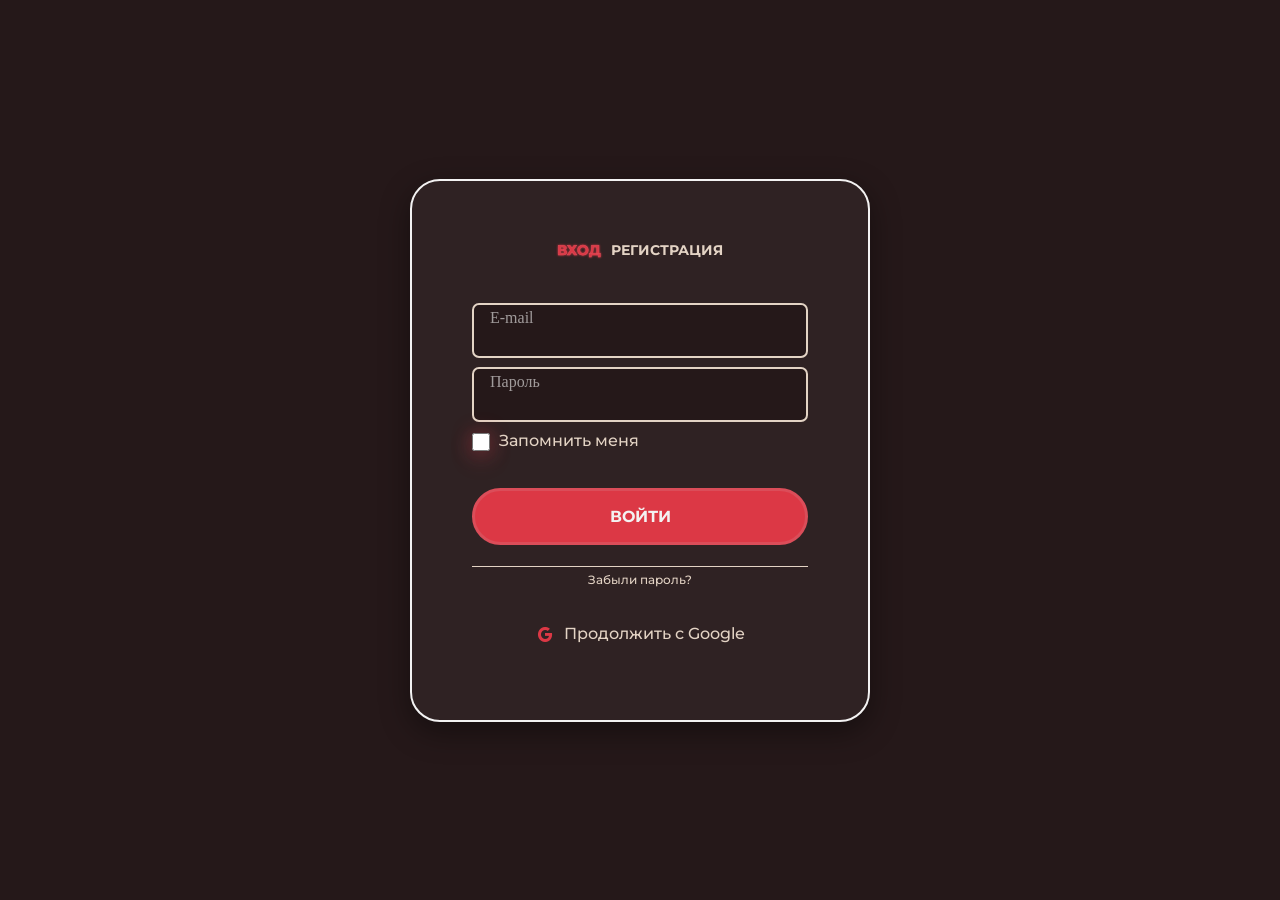
<file: login.html>
<!DOCTYPE html>
<html lang="ru">
<head>
    <meta charset="UTF-8">
    <meta name="viewport" content="width=device-width, initial-scale=1.0, viewport-fit=cover">

    <!-- Для iOS -->
    <meta name="apple-mobile-web-app-capable" content="yes">
    <meta name="apple-mobile-web-app-status-bar-style" content="black-translucent">
    
    <!-- Для Android -->
    <meta name="theme-color" content="#251819" media="(prefers-color-scheme: light)">
    <meta name="theme-color" content="#251819" media="(prefers-color-scheme: dark)">

    <title>Онлайн-интенсив по наращиванию ресниц</title>

    <!-- Favicon -->
    <link rel="icon" type="image/png" href="./images/icons/favicon-96x96.png" sizes="96x96" />
    <link rel="icon" type="image/svg+xml" href="./images/icons/favicon.svg" />
    <link rel="shortcut icon" href="./images/icons/favicon.ico" />
    <link rel="apple-touch-icon" sizes="180x180" href="./images/icons/apple-touch-icon.png" />
    <link rel="manifest" href="./images/icons/site.webmanifest" />

    <link href='https://unpkg.com/boxicons@2.1.4/css/boxicons.min.css' rel='stylesheet'>
    
    <link rel="stylesheet" href="css/style.css">
    <link rel="stylesheet" href="css/media.css">
</head>
<body>
    <form action="/submit" class="form" method="POST" novalidate>
        <div class="form__container">

            <div class="form__tabs">
                <a href="login.html" class="form__tab form__tab--active">Вход</a>
                <a href="registration.html" class="form__tab">Регистрация</a>
            </div>
                
            <div class="form__container--group">

                <div class="form__field">
                    <label for="email" class="label">E-mail</label>
                    <input type="email" id="email" name="email" required>
                </div>

                <div class="form__field">
                    <label for="password" class="label">Пароль</label>
                    <input type="password" id="password" name="password" required>
                </div>

                <label for="remember-me" class="remember__me"><input type="checkbox" id="remember-me" name="remember-me" required class="checkbox">Запомнить меня</label>
            </div>

            <button type="submit" class="btn__register">Войти</button>

            <hr class="hr">
            <a href="#" class="forgot__password">Забыли пароль?</a>

            <a href="#" class="btn__continue"><i class='bx bxl-google'></i>Продолжить с Google</a>
        </div>
    </form>
</body>
</html>
</file>
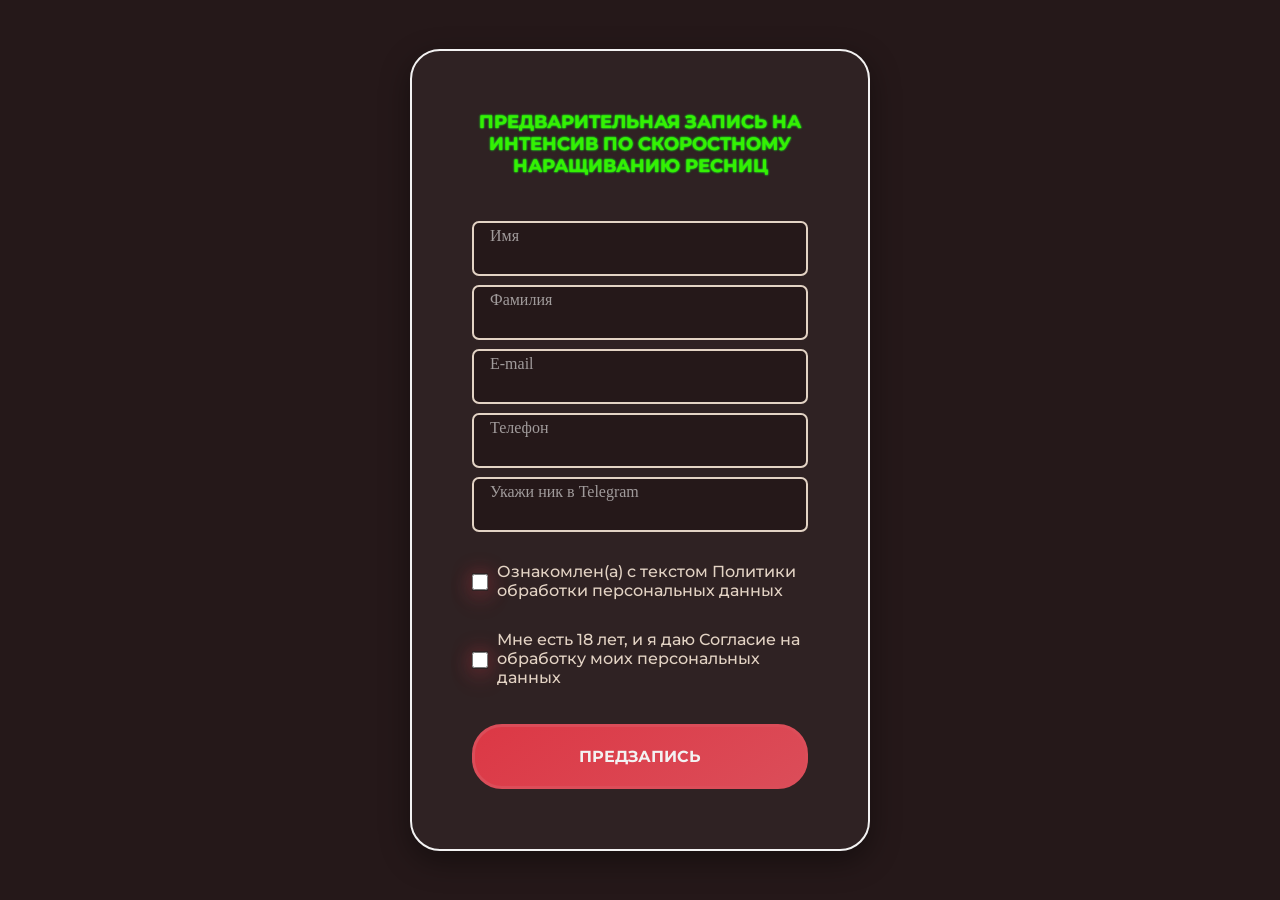
<file: pre_recording.html>
<!DOCTYPE html>
<html lang="ru">
<head>
    <meta charset="UTF-8">
    <meta name="viewport" content="width=device-width, initial-scale=1.0, viewport-fit=cover">

    <!-- Для iOS -->
    <meta name="apple-mobile-web-app-capable" content="yes">
    <meta name="apple-mobile-web-app-status-bar-style" content="black-translucent">
    
    <!-- Для Android -->
    <meta name="theme-color" content="#251819" media="(prefers-color-scheme: light)">
    <meta name="theme-color" content="#251819" media="(prefers-color-scheme: dark)">

    <title>Онлайн-интенсив по наращиванию ресниц</title>

    <!-- Favicon -->
    <link rel="icon" type="image/png" href="./images/icons/favicon-96x96.png" sizes="96x96" />
    <link rel="icon" type="image/svg+xml" href="./images/icons/favicon.svg" />
    <link rel="shortcut icon" href="./images/icons/favicon.ico" />
    <link rel="apple-touch-icon" sizes="180x180" href="./images/icons/apple-touch-icon.png" />
    <link rel="manifest" href="./images/icons/site.webmanifest" />

    <link href='https://unpkg.com/boxicons@2.1.4/css/boxicons.min.css' rel='stylesheet'>
    
    <link rel="stylesheet" href="css/style.css">
    <link rel="stylesheet" href="css/media.css">
</head>
<body>
    <form class="form" id="pre-recording-form">
    
    <!-- Скрытое поле для тарифа -->
    <input type="hidden" name="tariff" id="tariff-field">
    
    <div class="form__container">
        <div class="form__tabs--recording">
            <h3 class="form__tabs-recording--title">
                Предварительная запись на интенсив по скоростному наращиванию ресниц
            </h3>
        </div>
            
        <div class="form__container--group">
            <div class="form__field">
                <label for="name" class="label">Имя</label>
                <input type="text" id="name" name="name" required>
            </div>

            <div class="form__field">
                <label for="surname" class="label">Фамилия</label>
                <input type="text" id="surname" name="surname" required>
            </div>

            <div class="form__field">
                <label for="email" class="label">E-mail</label>
                <input type="email" id="email" name="email" required>
            </div>

            <div class="form__field">
                <label for="telephone" class="label">Телефон</label>
                <input type="tel" id="telephone" name="telephone" required>
            </div>

            <div class="form__field">
                <label for="telegram-username" class="label">Укажи ник в Telegram</label>
                <input type="text" id="telegram-username" name="telegram_username" required>
            </div>

            <label for="policy-agreement" class="remembers__me">
                <input type="checkbox" id="policy-agreement" name="policy-agreement" required class="checkbox">
                Ознакомлен(а) с текстом Политики обработки персональных данных
            </label>

            <label for="age-agreement" class="remembers__me">
                <input type="checkbox" id="age-agreement" name="age-agreement" required class="checkbox">
                Мне есть 18 лет, и я даю Согласие на обработку моих персональных данных
            </label>
        </div>

        <button type="submit" class="btn__pre--recording" aria-label="pre_recording">Предзапись</button>
    </div>
</form>

<!-- Модалка -->
<div class="modal-overlay" id="success-modal" aria-hidden="true">
    <div class="modal" role="dialog" aria-modal="true" aria-labelledby="modal-title">
        <button class="modal__close" type="button" aria-label="Закрыть">×</button>

        <div class="form__success">
            <h3 class="form__success-title">Заявка принята ✅</h3>
            <p class="form__success-text">Перейдите в Telegram-бота и отправьте код подтверждения:</p>

            <div class="form__code-wrapper">
                <div class="form__code" id="confirm-code">000000</div>
                <a href="https://t.me/Lash_course_bot" target="_blank" class="form__bot-btn">Перейти в бота</a>
            </div>
        </div>
    </div>
</div>

<div id="result-container"></div>

<script src="js/script.js"></script>
<script src="js/modal.js"></script>
</body>
</html>
</file>
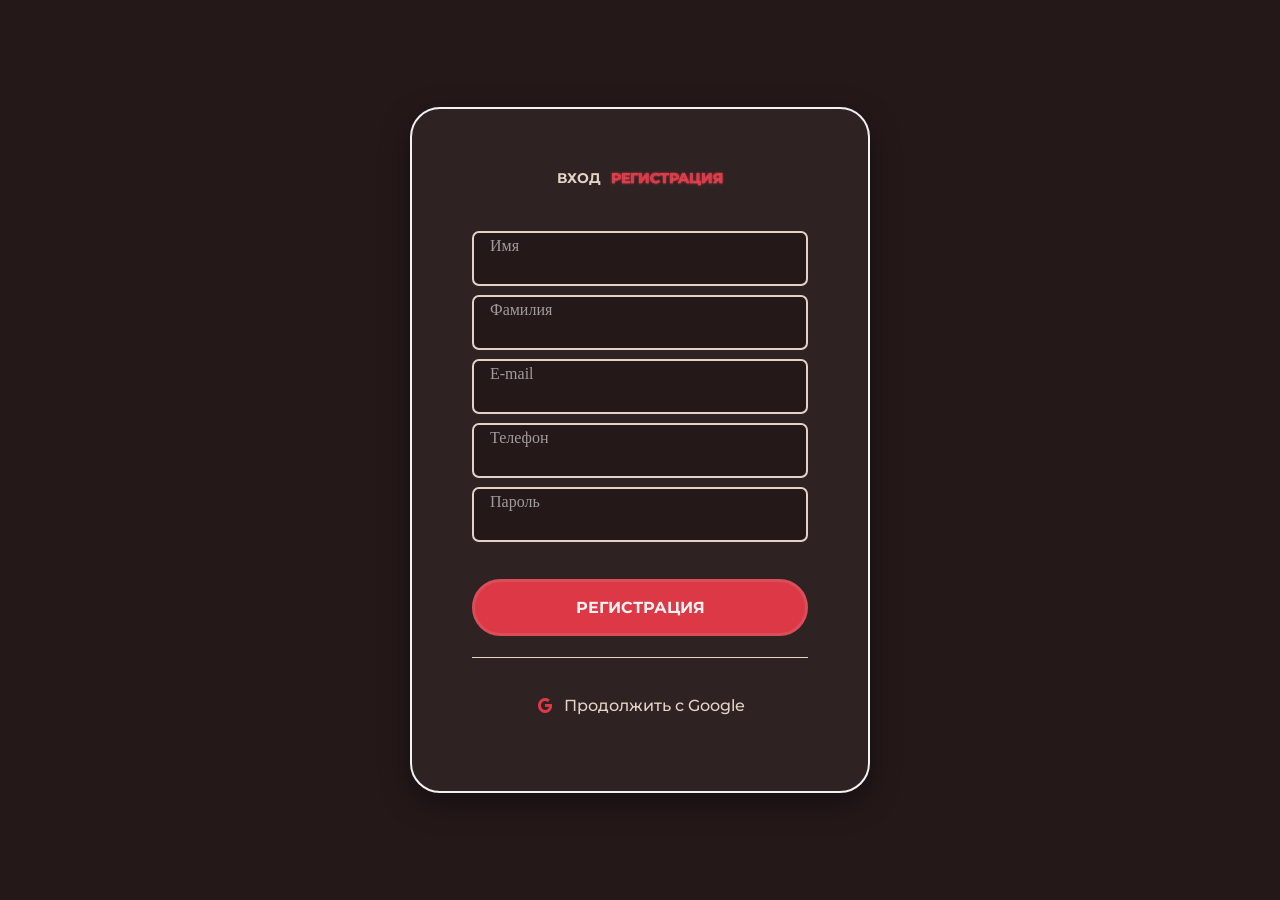
<file: registration.html>
<!DOCTYPE html>
<html lang="ru">
<head>
    <meta charset="UTF-8">
    <meta name="viewport" content="width=device-width, initial-scale=1.0, viewport-fit=cover">

    <!-- Для iOS -->
    <meta name="apple-mobile-web-app-capable" content="yes">
    <meta name="apple-mobile-web-app-status-bar-style" content="black-translucent">
    
    <!-- Для Android -->
    <meta name="theme-color" content="#251819" media="(prefers-color-scheme: light)">
    <meta name="theme-color" content="#251819" media="(prefers-color-scheme: dark)">

    <title>Онлайн-интенсив по наращиванию ресниц</title>

    <!-- Favicon -->
    <link rel="icon" type="image/png" href="./images/icons/favicon-96x96.png" sizes="96x96" />
    <link rel="icon" type="image/svg+xml" href="./images/icons/favicon.svg" />
    <link rel="shortcut icon" href="./images/icons/favicon.ico" />
    <link rel="apple-touch-icon" sizes="180x180" href="./images/icons/apple-touch-icon.png" />
    <link rel="manifest" href="./images/icons/site.webmanifest" />

    <link href='https://unpkg.com/boxicons@2.1.4/css/boxicons.min.css' rel='stylesheet'>
    
    <link rel="stylesheet" href="css/style.css">
    <link rel="stylesheet" href="css/media.css">
</head>
<body>
    <form action="/submit" class="form" method="POST" novalidate>
        <div class="form__container">

            <div class="form__tabs">
                <a href="login.html" class="form__tab">Вход</a>
                <a href="registration.html" class="form__tab form__tab--active">Регистрация</a>
            </div>
                
            <div class="form__container--group">

                <div class="form__field">
                    <label for="name" class="label">Имя</label>
                    <input type="text" id="name" name="name" required>
                </div>

                <div class="form__field">
                    <label for="surname" class="label">Фамилия</label>
                    <input type="text" id="surname" name="surname" required>
                </div>

                <div class="form__field">
                    <label for="email" class="label">E-mail</label>
                    <input type="email" id="email" name="email" required>
                </div>

                <div class="form__field">
                    <label for="telephone" class="label">Телефон</label>
                    <input type="tel" id="telephone" name="telephone" required>
                </div>

                <div class="form__field">
                    <label for="password" class="label">Пароль</label>
                    <input type="password" id="password" name="password" required>
                </div>
            </div>

            <button type="submit" class="btn__register">Регистрация</button>

            <hr class="hr">

            <a href="#" class="btn__continue"><i class='bx bxl-google'></i>Продолжить с Google</a>
        </div>
    </form>
</body>
</html>
</file>
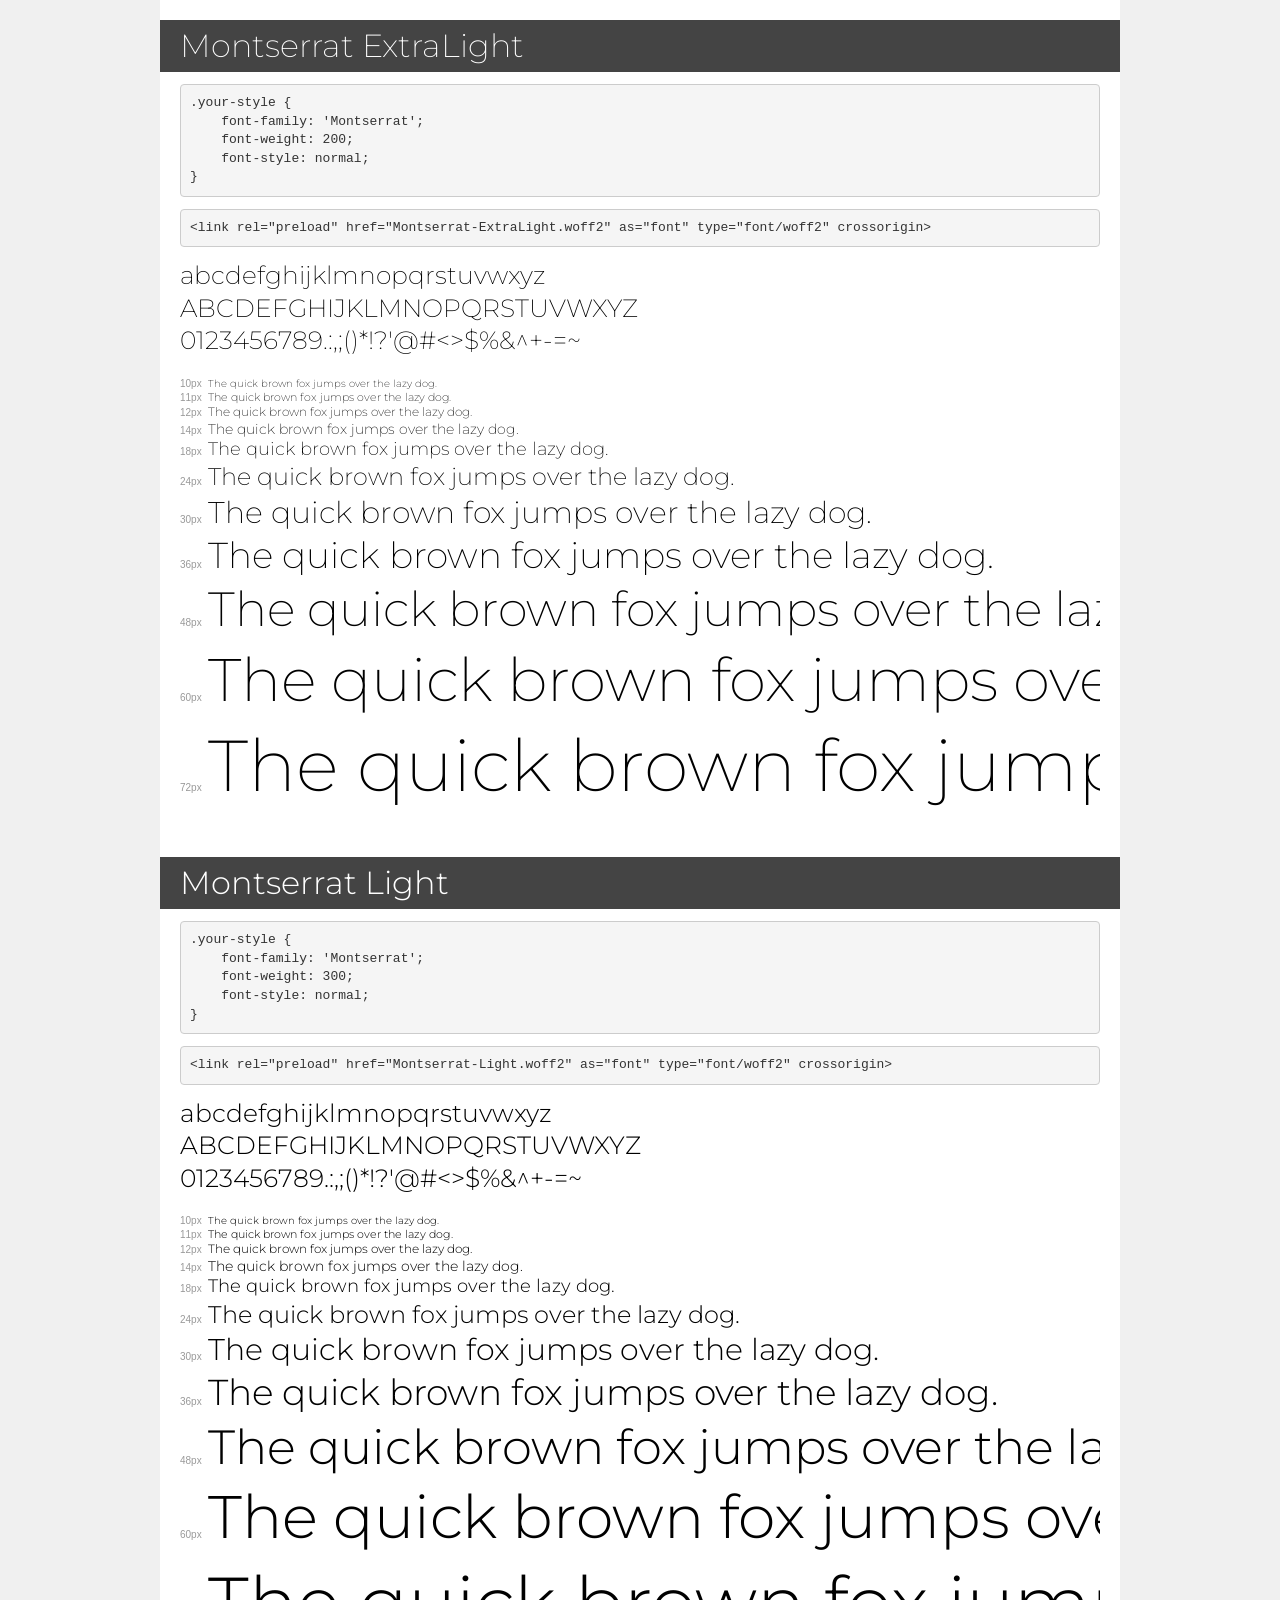
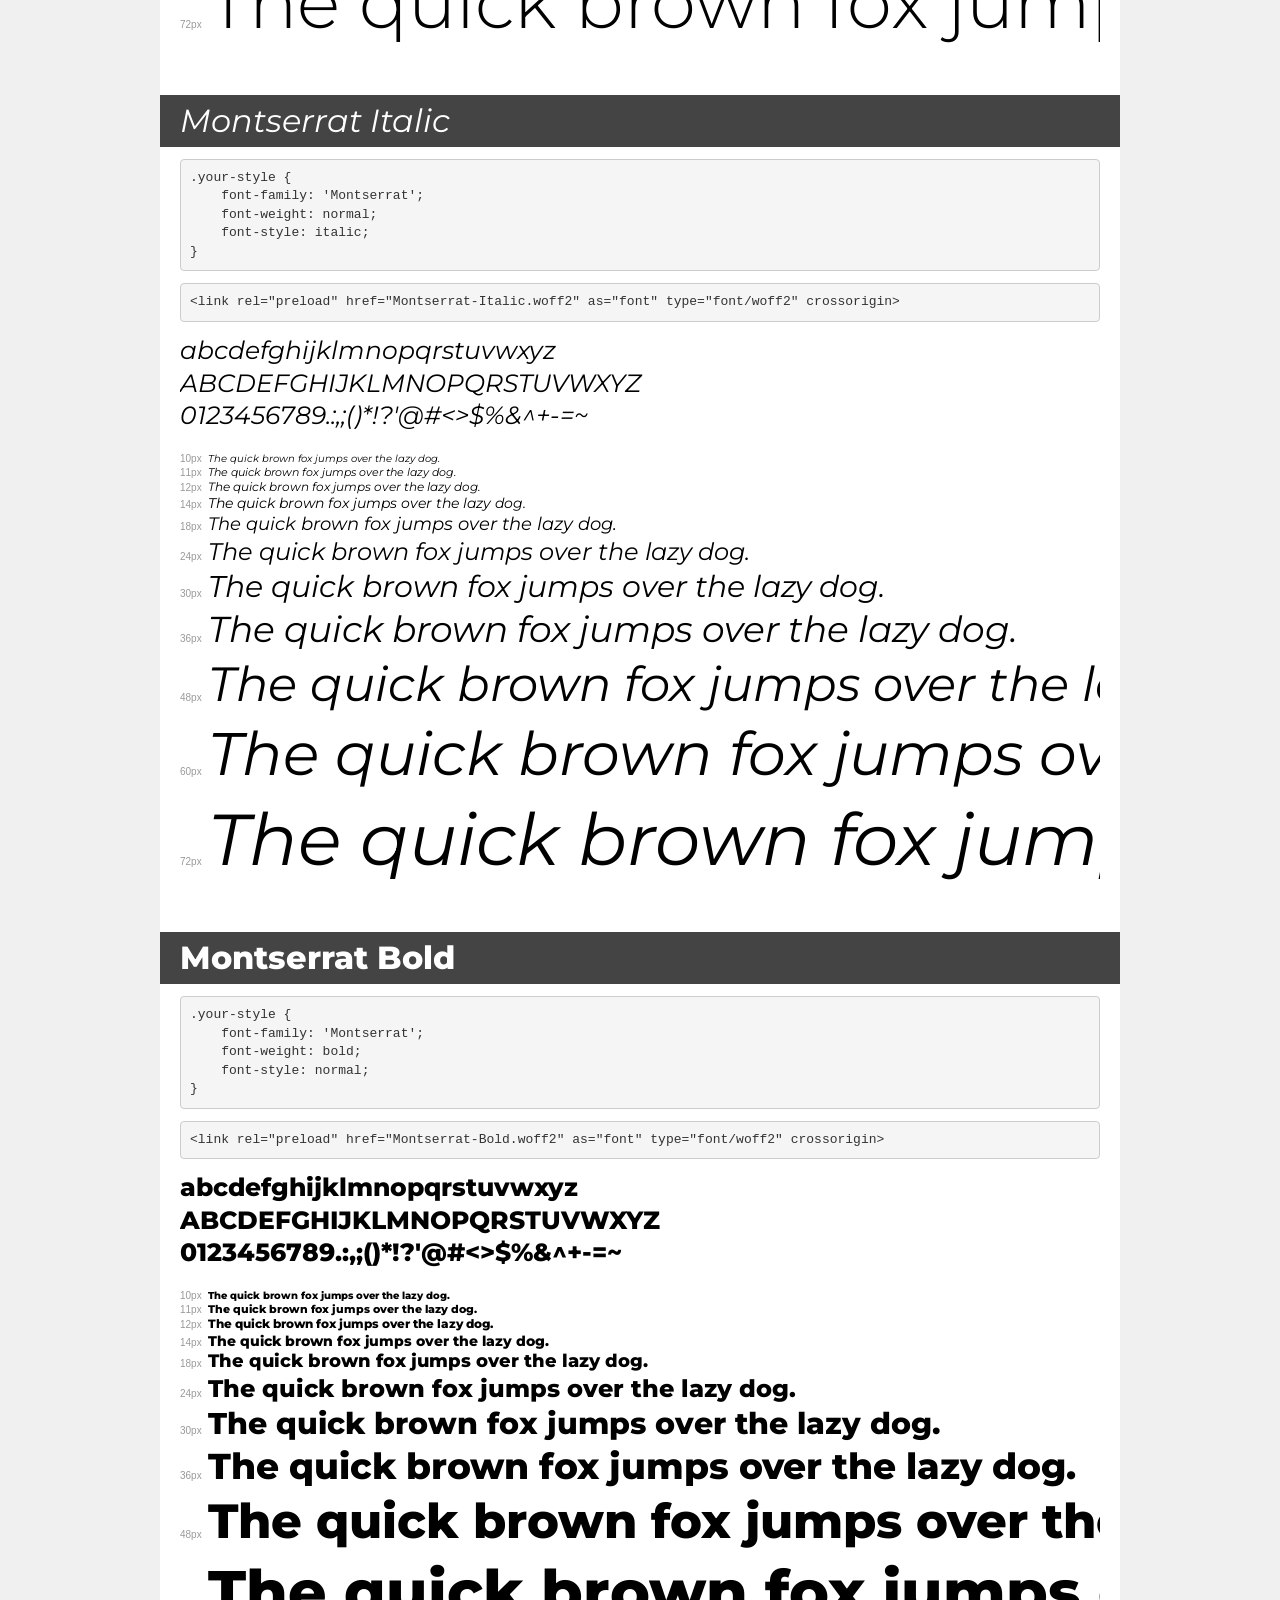
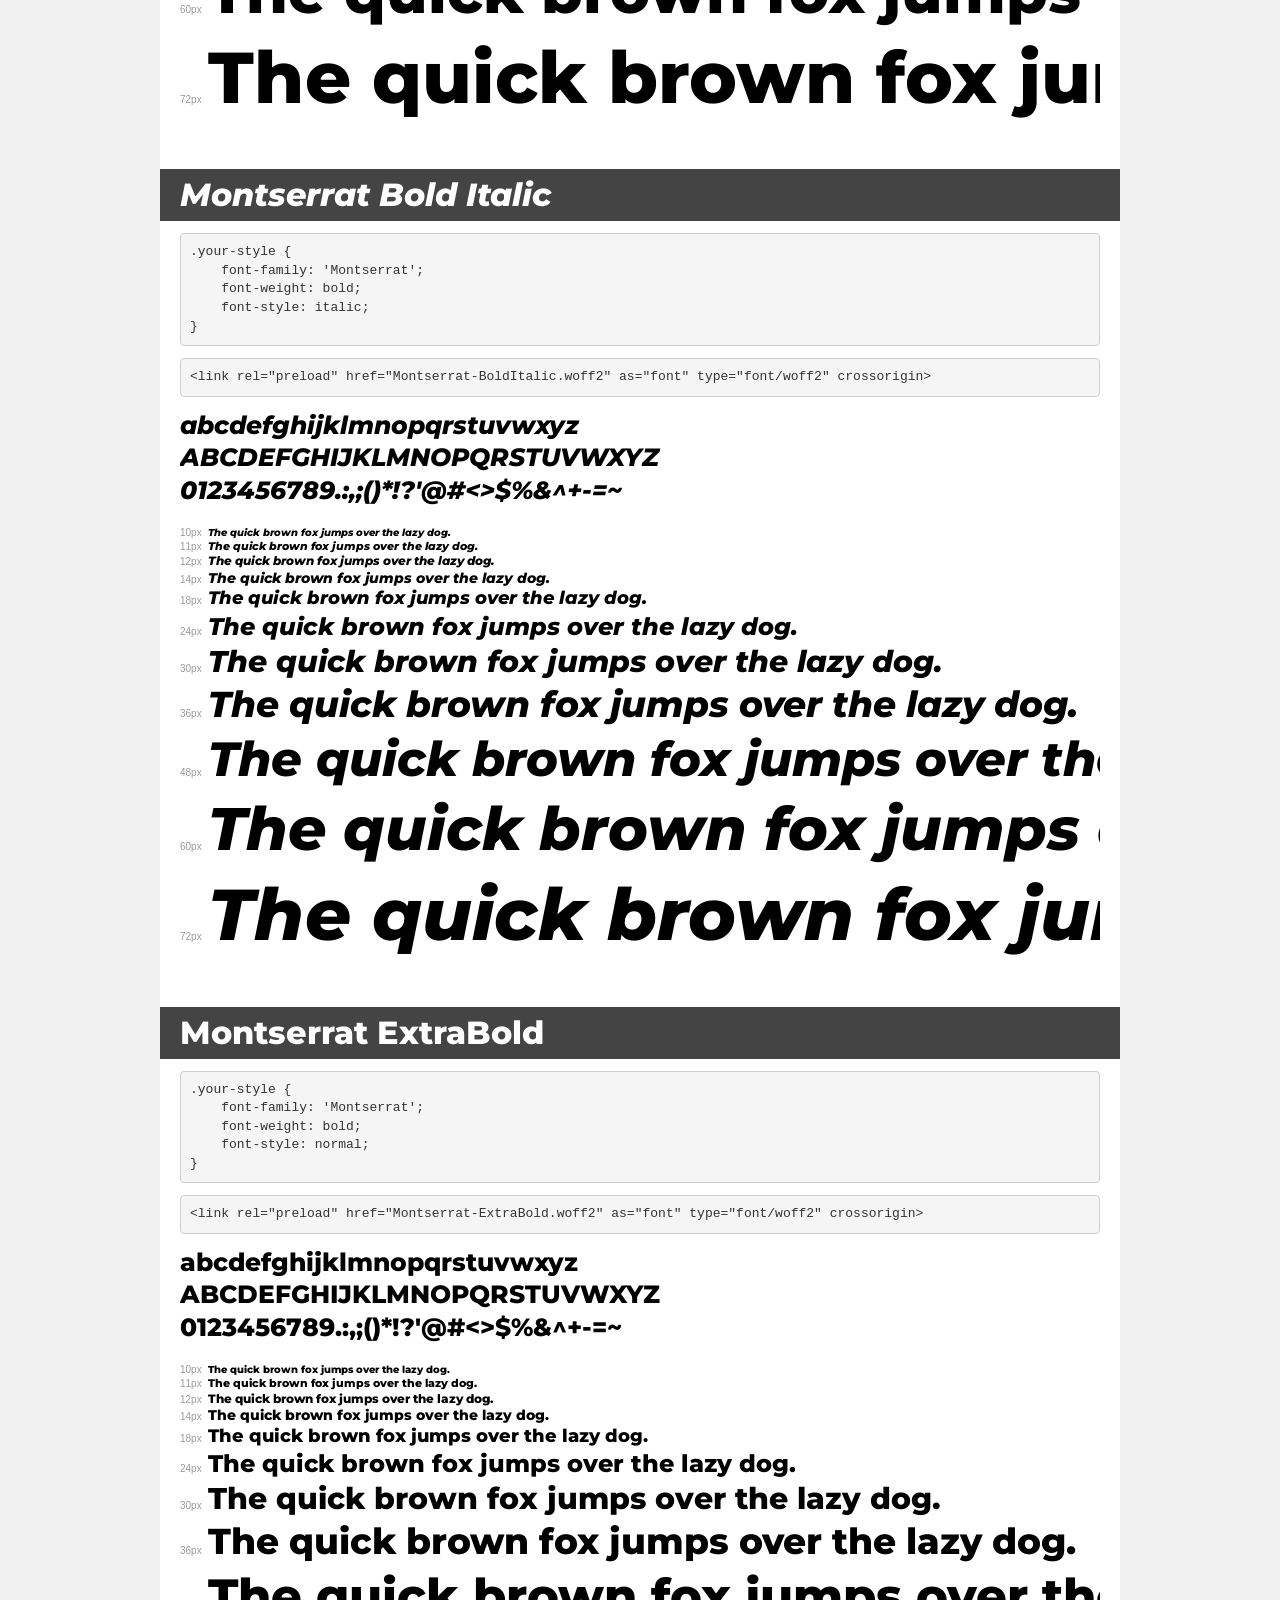
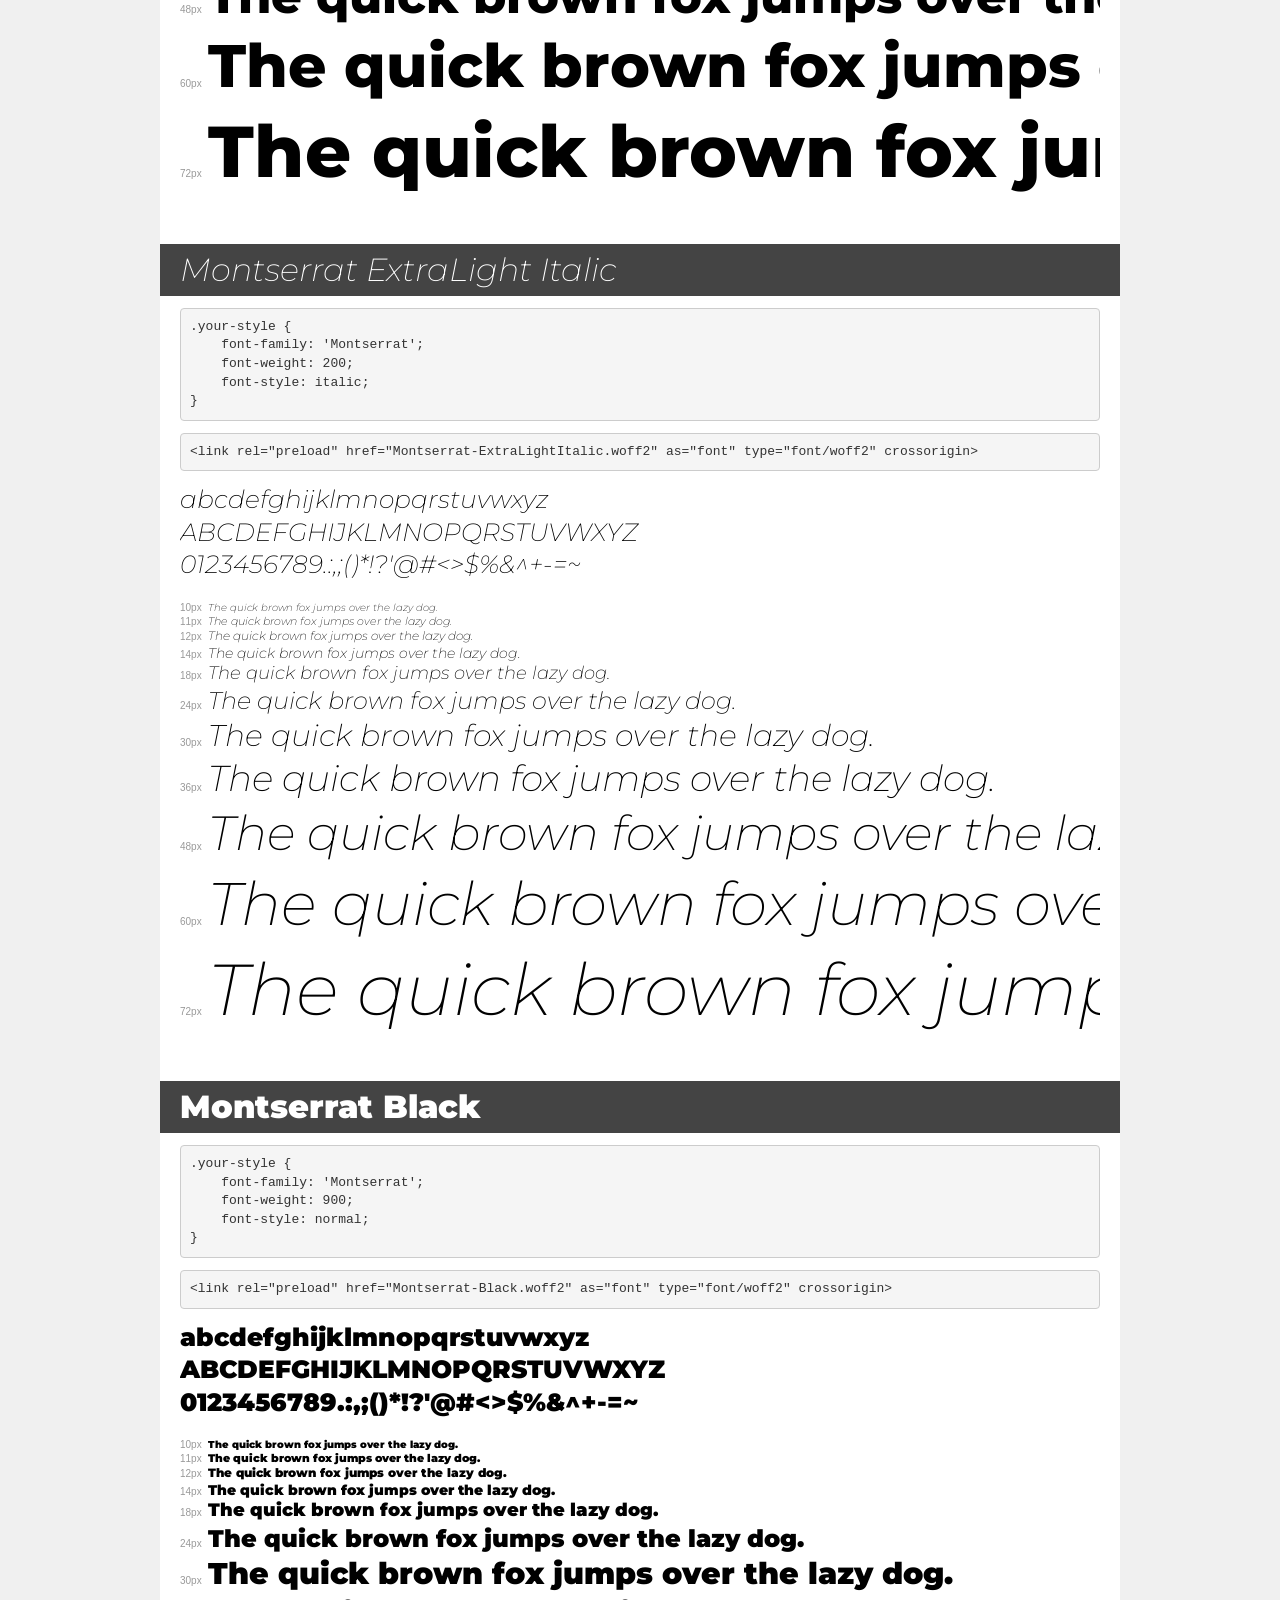
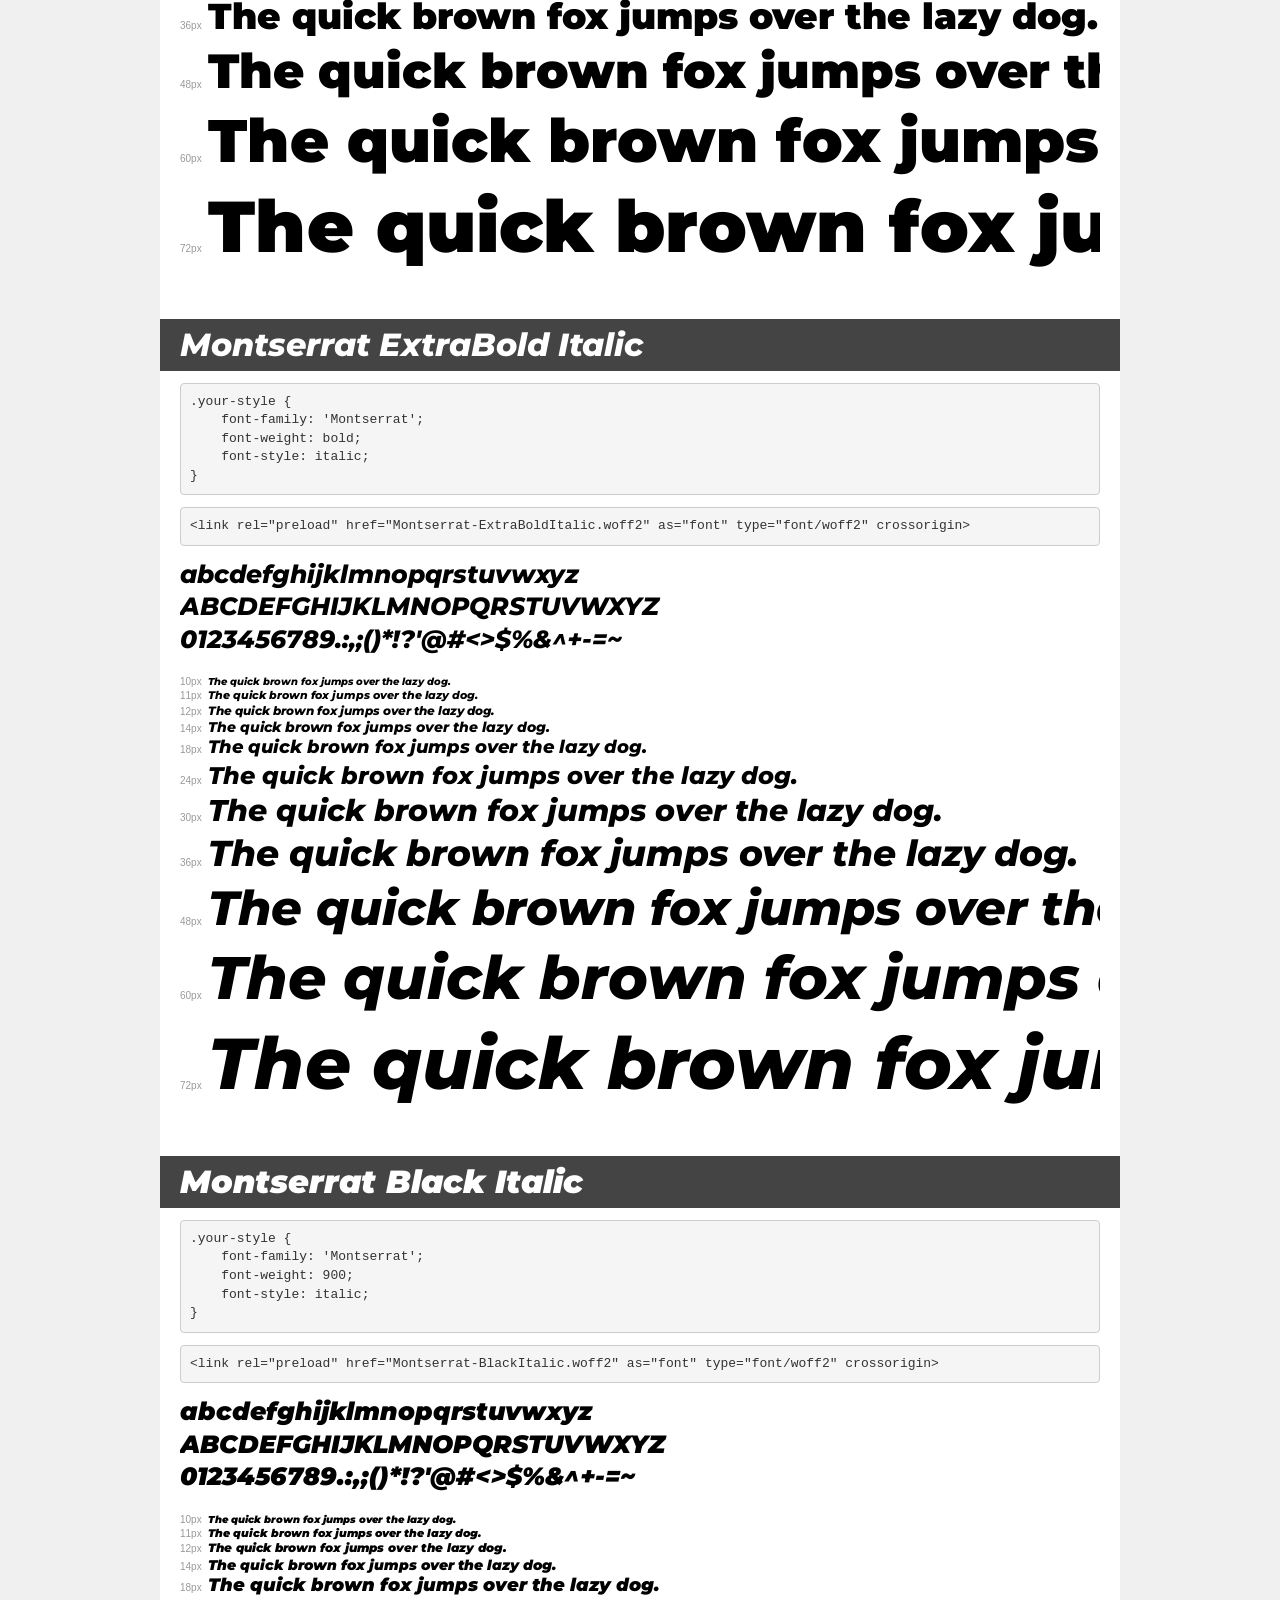
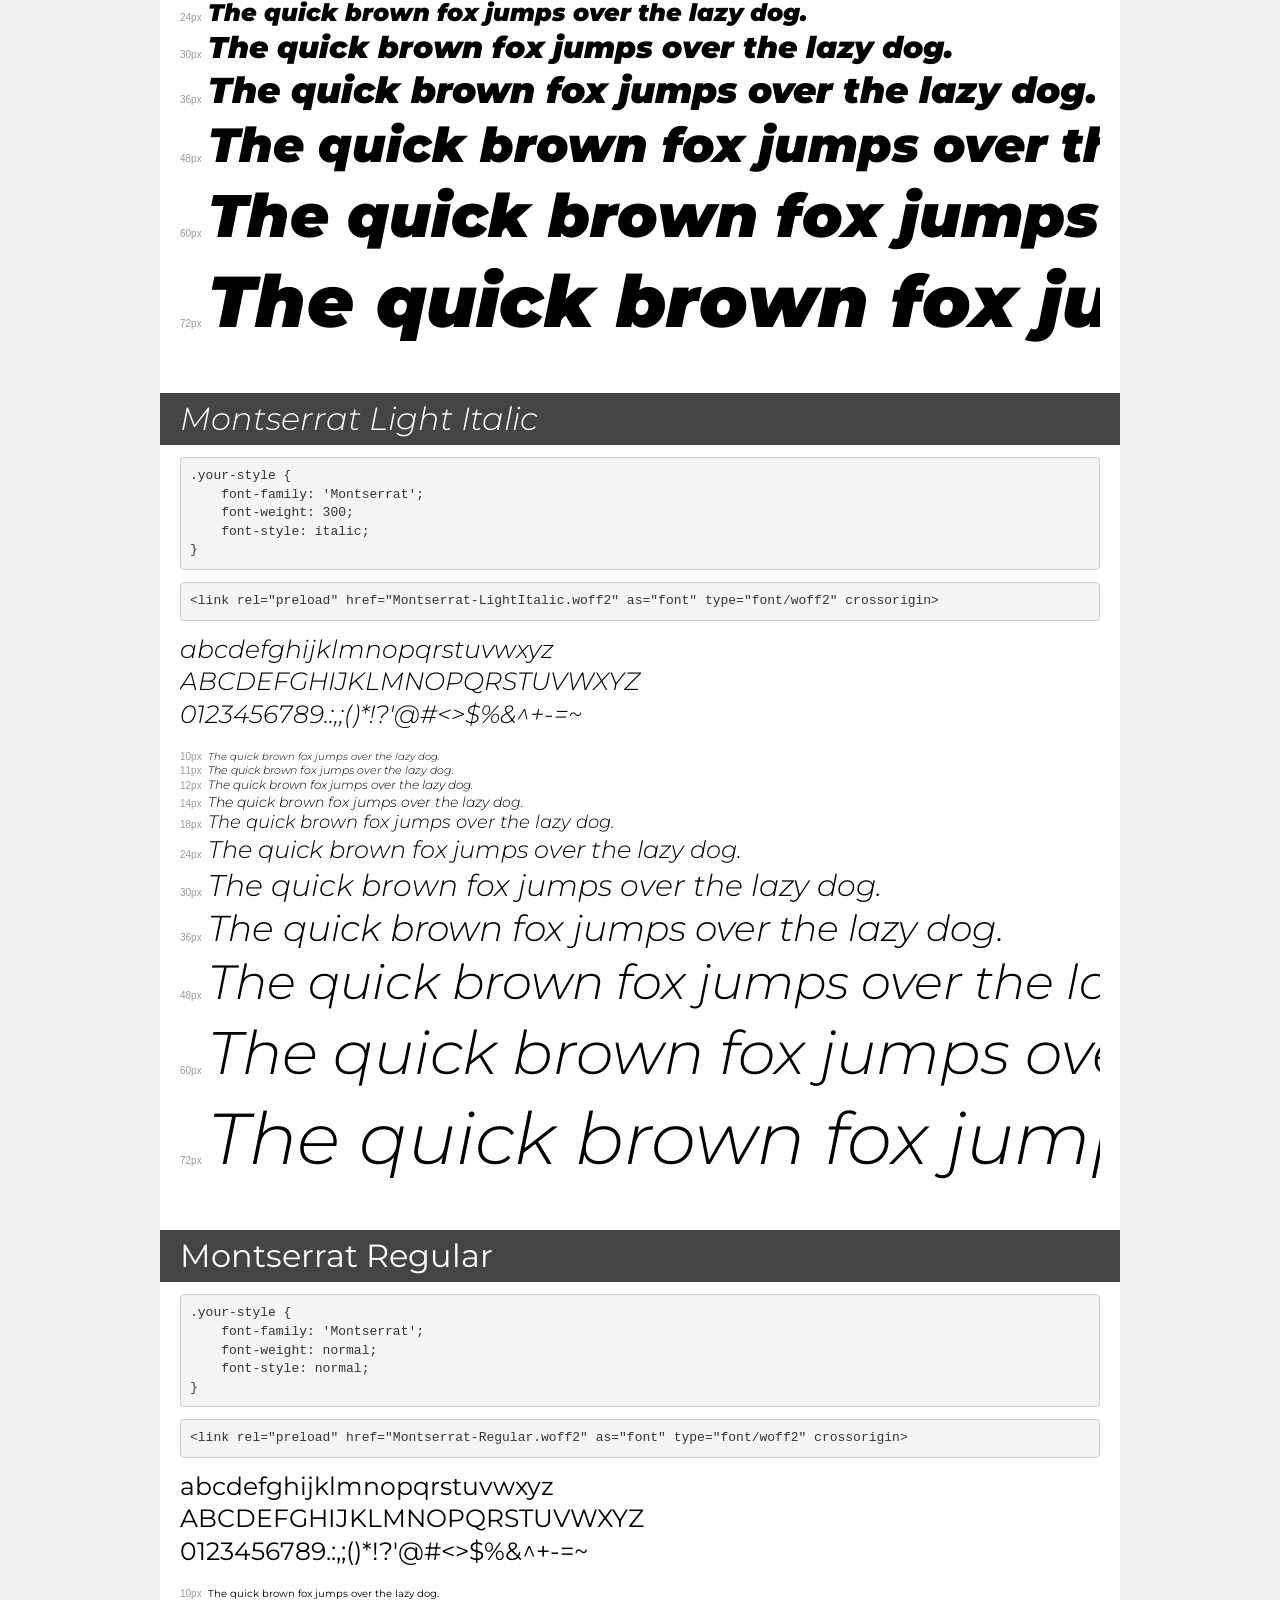
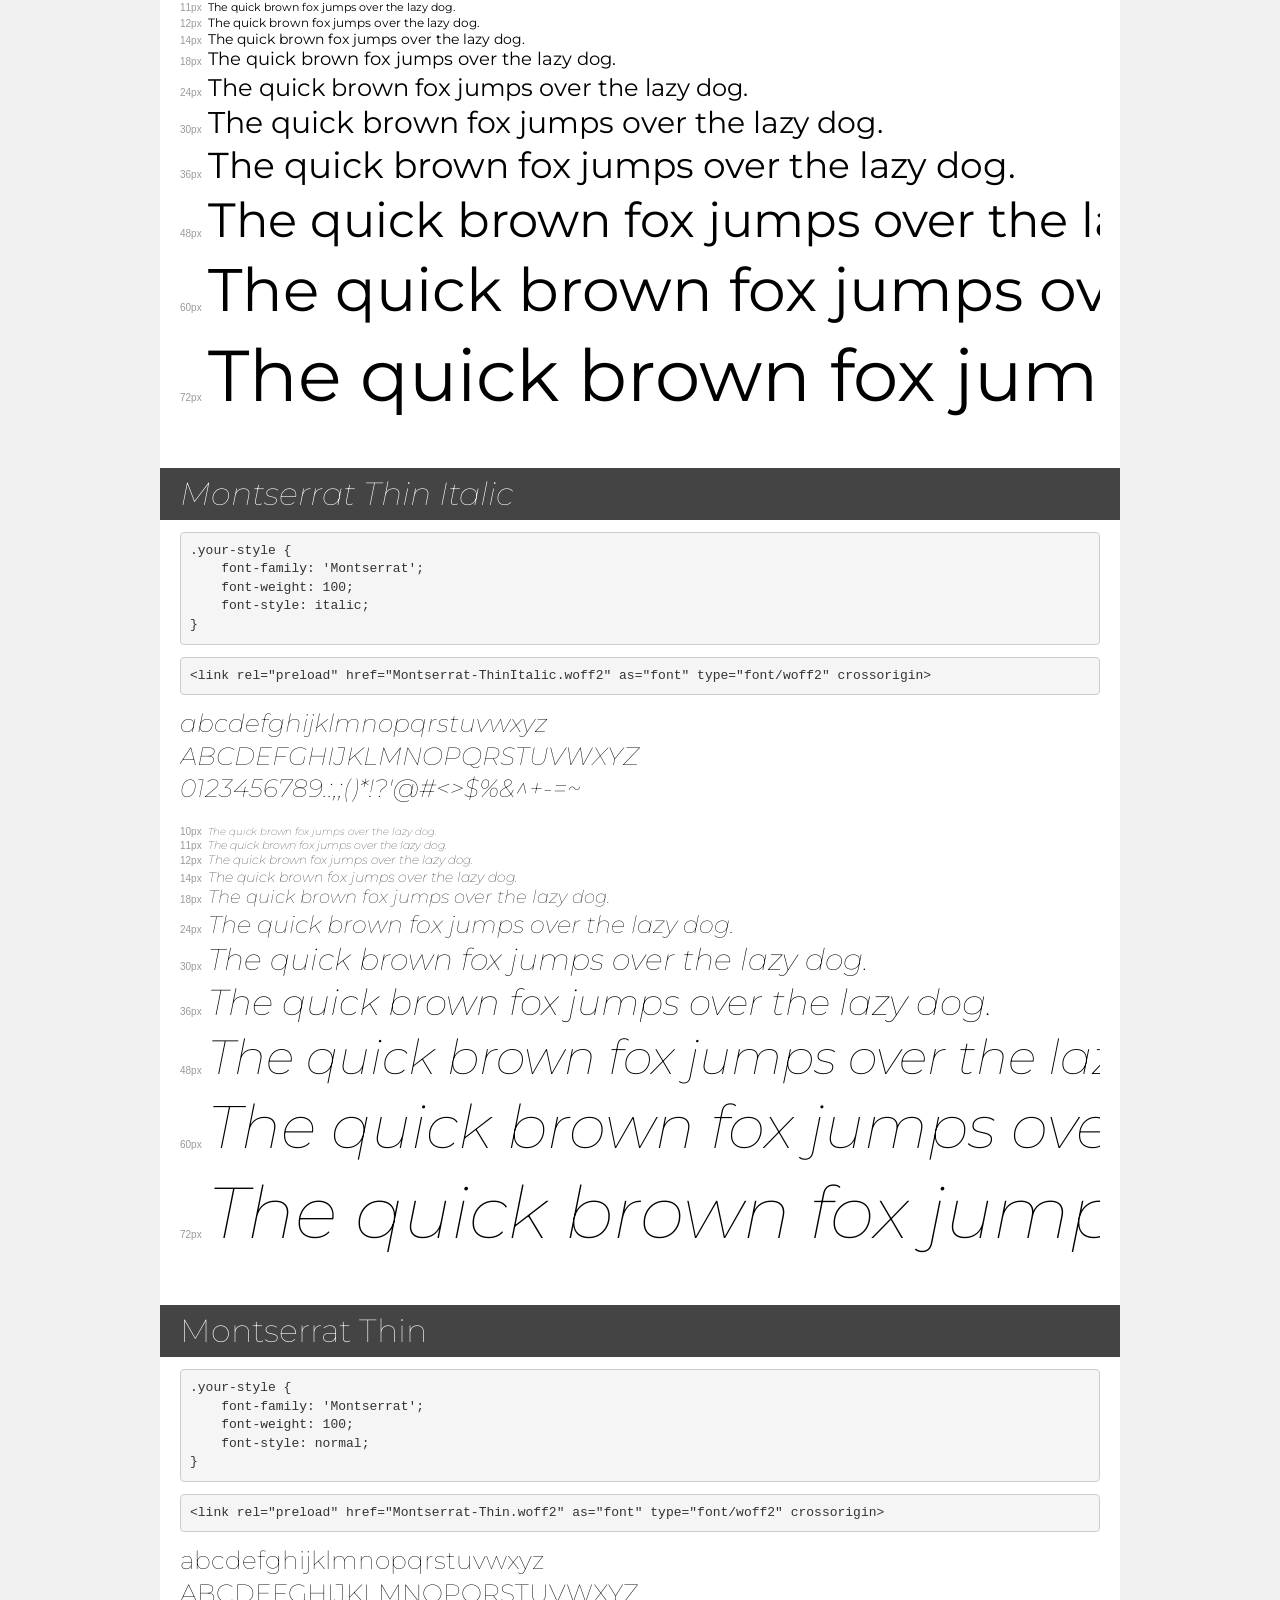
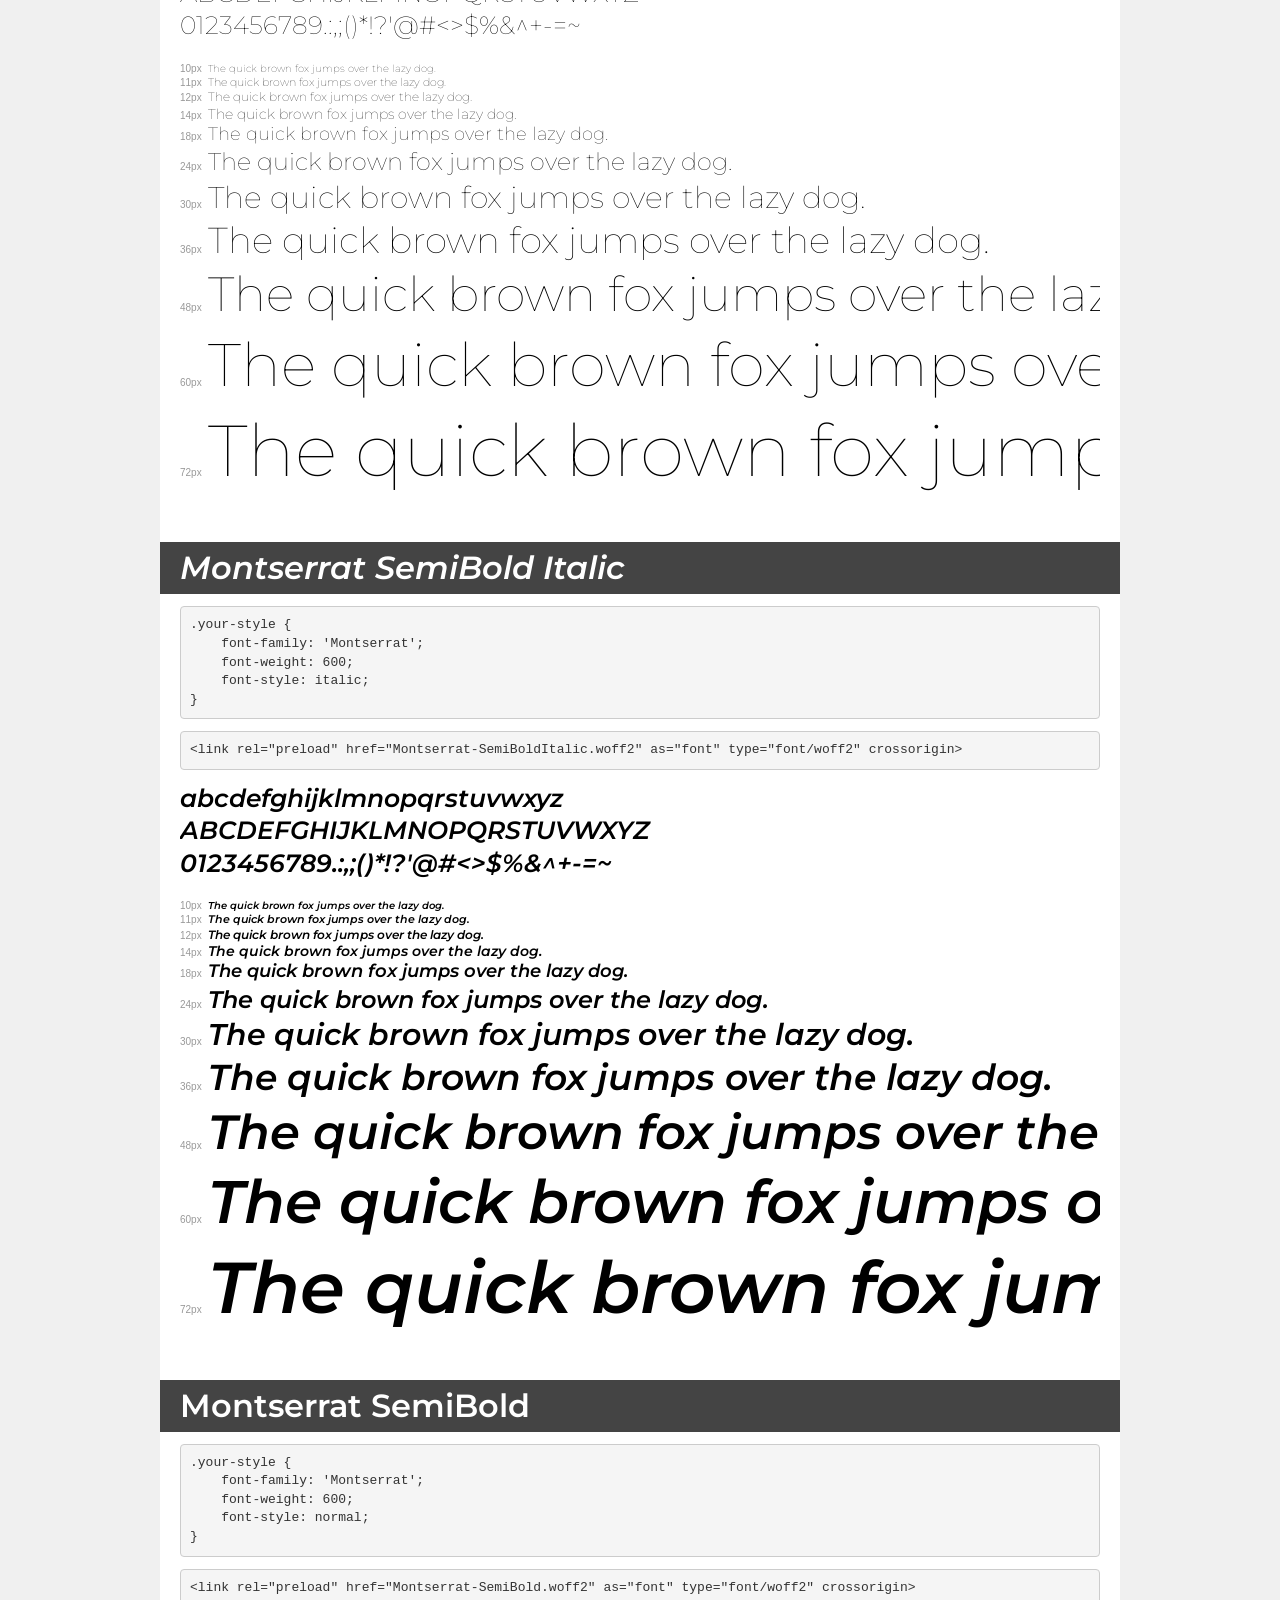
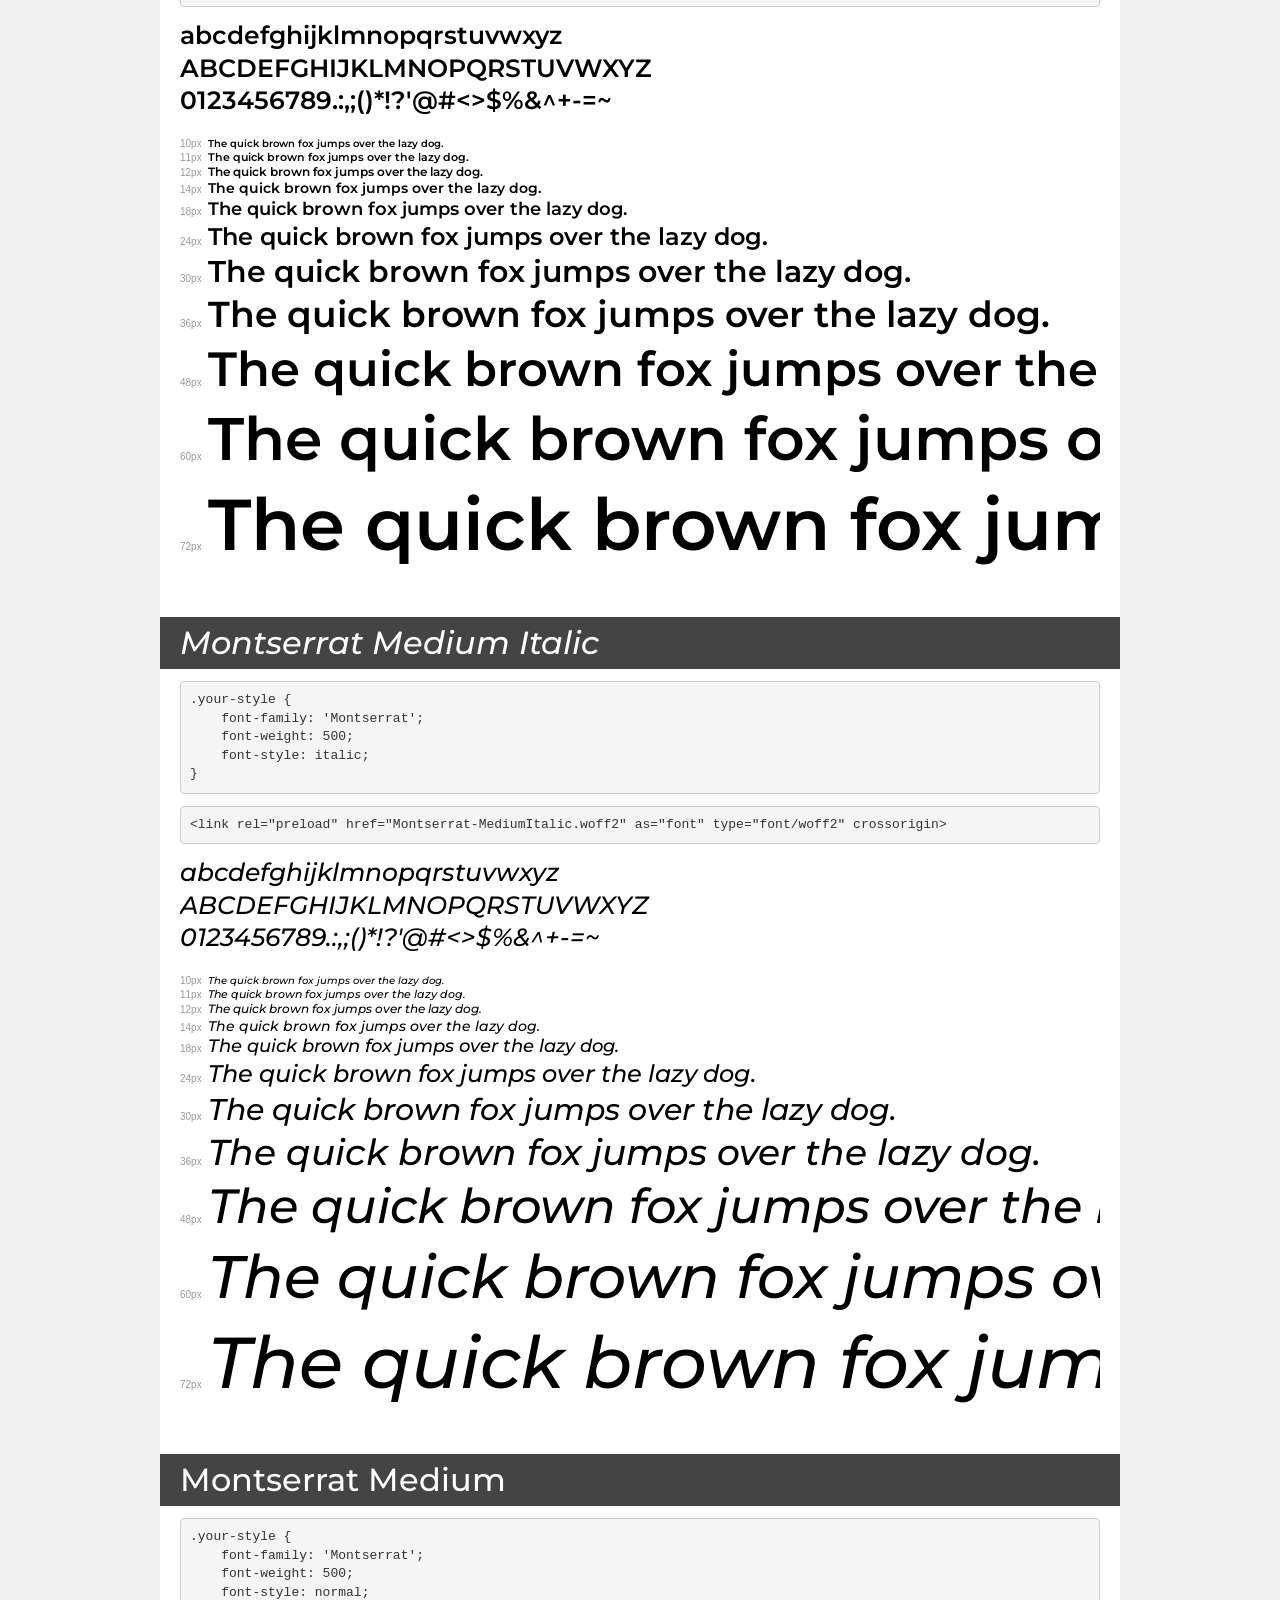
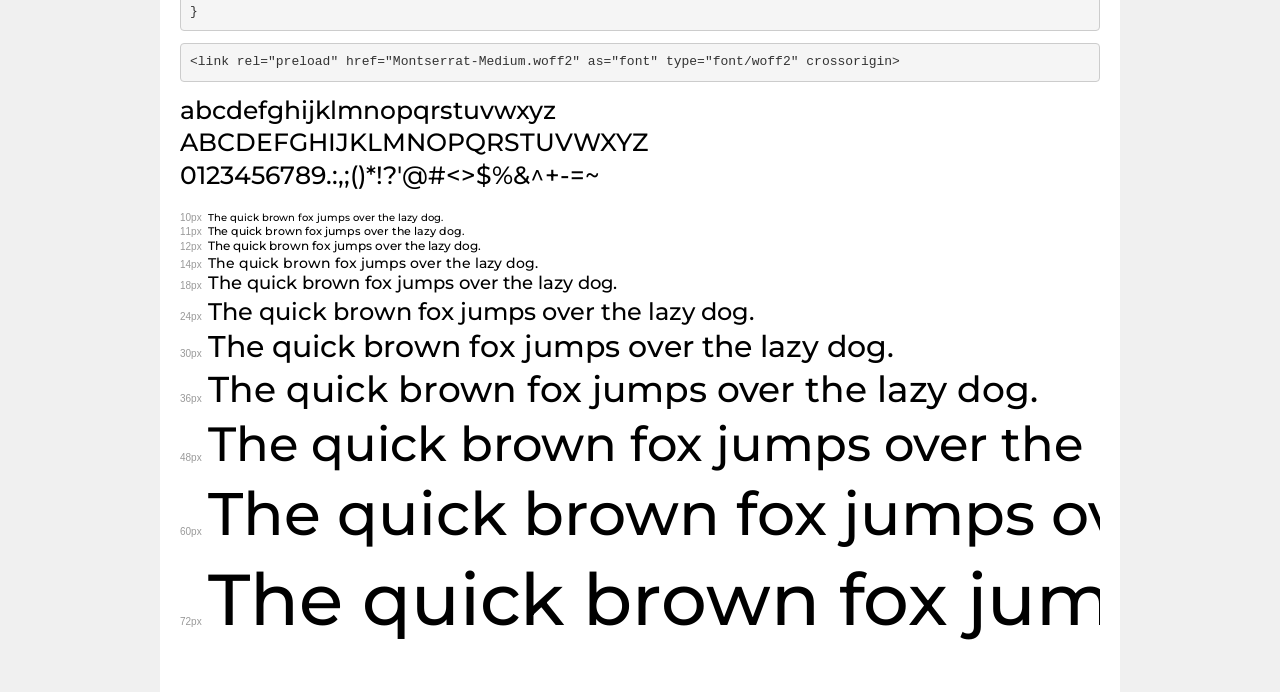
<file: fonts/Montserrat/demo.html>
<!DOCTYPE html>
<html lang="en">
<head>
    <meta charset="utf-8">
    <meta http-equiv="X-UA-Compatible" content="IE=edge">
    <meta name="viewport" content="width=device-width, initial-scale=1">
    <meta name="robots" content="noindex, noarchive">
    <meta name="format-detection" content="telephone=no">
    <title>Transfonter demo</title>
    <link href="stylesheet.css" rel="stylesheet">
    <style>
        /*
        http://meyerweb.com/eric/tools/css/reset/
        v2.0 | 20110126
        License: none (public domain)
        */
        html, body, div, span, applet, object, iframe,
        h1, h2, h3, h4, h5, h6, p, blockquote, pre,
        a, abbr, acronym, address, big, cite, code,
        del, dfn, em, img, ins, kbd, q, s, samp,
        small, strike, strong, sub, sup, tt, var,
        b, u, i, center,
        dl, dt, dd, ol, ul, li,
        fieldset, form, label, legend,
        table, caption, tbody, tfoot, thead, tr, th, td,
        article, aside, canvas, details, embed,
        figure, figcaption, footer, header, hgroup,
        menu, nav, output, ruby, section, summary,
        time, mark, audio, video {
            margin: 0;
            padding: 0;
            border: 0;
            font-size: 100%;
            font: inherit;
            vertical-align: baseline;
        }
        /* HTML5 display-role reset for older browsers */
        article, aside, details, figcaption, figure,
        footer, header, hgroup, menu, nav, section {
            display: block;
        }
        body {
            line-height: 1;
        }
        ol, ul {
            list-style: none;
        }
        blockquote, q {
            quotes: none;
        }
        blockquote:before, blockquote:after,
        q:before, q:after {
            content: '';
            content: none;
        }
        table {
            border-collapse: collapse;
            border-spacing: 0;
        }
        /* demo styles */
        body {
            background: #f0f0f0;
            color: #000;
        }
        .page {
            background: #fff;
            width: 920px;
            margin: 0 auto;
            padding: 20px 20px 0 20px;
            overflow: hidden;
        }
        .font-container {
            overflow-x: auto;
            overflow-y: hidden;
            margin-bottom: 40px;
            line-height: 1.3;
            white-space: nowrap;
            padding-bottom: 5px;
        }
        h1 {
            position: relative;
            background: #444;
            font-size: 32px;
            color: #fff;
            padding: 10px 20px;
            margin: 0 -20px 12px -20px;
        }
        .letters {
            font-size: 25px;
            margin-bottom: 20px;
        }
        .s10:before {
            content: '10px';
        }
        .s11:before {
            content: '11px';
        }
        .s12:before {
            content: '12px';
        }
        .s14:before {
            content: '14px';
        }
        .s18:before {
            content: '18px';
        }
        .s24:before {
            content: '24px';
        }
        .s30:before {
            content: '30px';
        }
        .s36:before {
            content: '36px';
        }
        .s48:before {
            content: '48px';
        }
        .s60:before {
            content: '60px';
        }
        .s72:before {
            content: '72px';
        }
        .s10:before, .s11:before, .s12:before, .s14:before,
        .s18:before, .s24:before, .s30:before, .s36:before,
        .s48:before, .s60:before, .s72:before {
            font-family: Arial, sans-serif;
            font-size: 10px;
            font-weight: normal;
            font-style: normal;
            color: #999;
            padding-right: 6px;
        }
        pre {
            display: block;
            padding: 9px;
            margin: 0 0 12px;
            font-family: Monaco, Menlo, Consolas, "Courier New", monospace;
            font-size: 13px;
            line-height: 1.428571429;
            color: #333;
            font-weight: normal;
            font-style: normal;
            background-color: #f5f5f5;
            border: 1px solid #ccc;
            overflow-x: auto;
            border-radius: 4px;
        }
        /* responsive */
        @media (max-width: 959px) {
            .page {
                width: auto;
                margin: 0;
            }
        }
    </style>
</head>
<body>
<div class="page">
    <div class="demo">
        <h1 style="font-family: 'Montserrat'; font-weight: 200; font-style: normal;">Montserrat ExtraLight</h1>
        <pre title="Usage">.your-style {
    font-family: 'Montserrat';
    font-weight: 200;
    font-style: normal;
}</pre>
        <pre title="Preload (optional)">
&lt;link rel=&quot;preload&quot; href=&quot;Montserrat-ExtraLight.woff2&quot; as=&quot;font&quot; type=&quot;font/woff2&quot; crossorigin&gt;</pre>
        <div class="font-container" style="font-family: 'Montserrat'; font-weight: 200; font-style: normal;">
            <p class="letters">
                abcdefghijklmnopqrstuvwxyz<br>
ABCDEFGHIJKLMNOPQRSTUVWXYZ<br>
                0123456789.:,;()*!?'@#&lt;&gt;$%&^+-=~
            </p>
            <p class="s10" style="font-size: 10px;">The quick brown fox jumps over the lazy dog.</p>
            <p class="s11" style="font-size: 11px;">The quick brown fox jumps over the lazy dog.</p>
            <p class="s12" style="font-size: 12px;">The quick brown fox jumps over the lazy dog.</p>
            <p class="s14" style="font-size: 14px;">The quick brown fox jumps over the lazy dog.</p>
            <p class="s18" style="font-size: 18px;">The quick brown fox jumps over the lazy dog.</p>
            <p class="s24" style="font-size: 24px;">The quick brown fox jumps over the lazy dog.</p>
            <p class="s30" style="font-size: 30px;">The quick brown fox jumps over the lazy dog.</p>
            <p class="s36" style="font-size: 36px;">The quick brown fox jumps over the lazy dog.</p>
            <p class="s48" style="font-size: 48px;">The quick brown fox jumps over the lazy dog.</p>
            <p class="s60" style="font-size: 60px;">The quick brown fox jumps over the lazy dog.</p>
            <p class="s72" style="font-size: 72px;">The quick brown fox jumps over the lazy dog.</p>
        </div>
    </div>

    <div class="demo">
        <h1 style="font-family: 'Montserrat'; font-weight: 300; font-style: normal;">Montserrat Light</h1>
        <pre title="Usage">.your-style {
    font-family: 'Montserrat';
    font-weight: 300;
    font-style: normal;
}</pre>
        <pre title="Preload (optional)">
&lt;link rel=&quot;preload&quot; href=&quot;Montserrat-Light.woff2&quot; as=&quot;font&quot; type=&quot;font/woff2&quot; crossorigin&gt;</pre>
        <div class="font-container" style="font-family: 'Montserrat'; font-weight: 300; font-style: normal;">
            <p class="letters">
                abcdefghijklmnopqrstuvwxyz<br>
ABCDEFGHIJKLMNOPQRSTUVWXYZ<br>
                0123456789.:,;()*!?'@#&lt;&gt;$%&^+-=~
            </p>
            <p class="s10" style="font-size: 10px;">The quick brown fox jumps over the lazy dog.</p>
            <p class="s11" style="font-size: 11px;">The quick brown fox jumps over the lazy dog.</p>
            <p class="s12" style="font-size: 12px;">The quick brown fox jumps over the lazy dog.</p>
            <p class="s14" style="font-size: 14px;">The quick brown fox jumps over the lazy dog.</p>
            <p class="s18" style="font-size: 18px;">The quick brown fox jumps over the lazy dog.</p>
            <p class="s24" style="font-size: 24px;">The quick brown fox jumps over the lazy dog.</p>
            <p class="s30" style="font-size: 30px;">The quick brown fox jumps over the lazy dog.</p>
            <p class="s36" style="font-size: 36px;">The quick brown fox jumps over the lazy dog.</p>
            <p class="s48" style="font-size: 48px;">The quick brown fox jumps over the lazy dog.</p>
            <p class="s60" style="font-size: 60px;">The quick brown fox jumps over the lazy dog.</p>
            <p class="s72" style="font-size: 72px;">The quick brown fox jumps over the lazy dog.</p>
        </div>
    </div>

    <div class="demo">
        <h1 style="font-family: 'Montserrat'; font-weight: normal; font-style: italic;">Montserrat Italic</h1>
        <pre title="Usage">.your-style {
    font-family: 'Montserrat';
    font-weight: normal;
    font-style: italic;
}</pre>
        <pre title="Preload (optional)">
&lt;link rel=&quot;preload&quot; href=&quot;Montserrat-Italic.woff2&quot; as=&quot;font&quot; type=&quot;font/woff2&quot; crossorigin&gt;</pre>
        <div class="font-container" style="font-family: 'Montserrat'; font-weight: normal; font-style: italic;">
            <p class="letters">
                abcdefghijklmnopqrstuvwxyz<br>
ABCDEFGHIJKLMNOPQRSTUVWXYZ<br>
                0123456789.:,;()*!?'@#&lt;&gt;$%&^+-=~
            </p>
            <p class="s10" style="font-size: 10px;">The quick brown fox jumps over the lazy dog.</p>
            <p class="s11" style="font-size: 11px;">The quick brown fox jumps over the lazy dog.</p>
            <p class="s12" style="font-size: 12px;">The quick brown fox jumps over the lazy dog.</p>
            <p class="s14" style="font-size: 14px;">The quick brown fox jumps over the lazy dog.</p>
            <p class="s18" style="font-size: 18px;">The quick brown fox jumps over the lazy dog.</p>
            <p class="s24" style="font-size: 24px;">The quick brown fox jumps over the lazy dog.</p>
            <p class="s30" style="font-size: 30px;">The quick brown fox jumps over the lazy dog.</p>
            <p class="s36" style="font-size: 36px;">The quick brown fox jumps over the lazy dog.</p>
            <p class="s48" style="font-size: 48px;">The quick brown fox jumps over the lazy dog.</p>
            <p class="s60" style="font-size: 60px;">The quick brown fox jumps over the lazy dog.</p>
            <p class="s72" style="font-size: 72px;">The quick brown fox jumps over the lazy dog.</p>
        </div>
    </div>

    <div class="demo">
        <h1 style="font-family: 'Montserrat'; font-weight: bold; font-style: normal;">Montserrat Bold</h1>
        <pre title="Usage">.your-style {
    font-family: 'Montserrat';
    font-weight: bold;
    font-style: normal;
}</pre>
        <pre title="Preload (optional)">
&lt;link rel=&quot;preload&quot; href=&quot;Montserrat-Bold.woff2&quot; as=&quot;font&quot; type=&quot;font/woff2&quot; crossorigin&gt;</pre>
        <div class="font-container" style="font-family: 'Montserrat'; font-weight: bold; font-style: normal;">
            <p class="letters">
                abcdefghijklmnopqrstuvwxyz<br>
ABCDEFGHIJKLMNOPQRSTUVWXYZ<br>
                0123456789.:,;()*!?'@#&lt;&gt;$%&^+-=~
            </p>
            <p class="s10" style="font-size: 10px;">The quick brown fox jumps over the lazy dog.</p>
            <p class="s11" style="font-size: 11px;">The quick brown fox jumps over the lazy dog.</p>
            <p class="s12" style="font-size: 12px;">The quick brown fox jumps over the lazy dog.</p>
            <p class="s14" style="font-size: 14px;">The quick brown fox jumps over the lazy dog.</p>
            <p class="s18" style="font-size: 18px;">The quick brown fox jumps over the lazy dog.</p>
            <p class="s24" style="font-size: 24px;">The quick brown fox jumps over the lazy dog.</p>
            <p class="s30" style="font-size: 30px;">The quick brown fox jumps over the lazy dog.</p>
            <p class="s36" style="font-size: 36px;">The quick brown fox jumps over the lazy dog.</p>
            <p class="s48" style="font-size: 48px;">The quick brown fox jumps over the lazy dog.</p>
            <p class="s60" style="font-size: 60px;">The quick brown fox jumps over the lazy dog.</p>
            <p class="s72" style="font-size: 72px;">The quick brown fox jumps over the lazy dog.</p>
        </div>
    </div>

    <div class="demo">
        <h1 style="font-family: 'Montserrat'; font-weight: bold; font-style: italic;">Montserrat Bold Italic</h1>
        <pre title="Usage">.your-style {
    font-family: 'Montserrat';
    font-weight: bold;
    font-style: italic;
}</pre>
        <pre title="Preload (optional)">
&lt;link rel=&quot;preload&quot; href=&quot;Montserrat-BoldItalic.woff2&quot; as=&quot;font&quot; type=&quot;font/woff2&quot; crossorigin&gt;</pre>
        <div class="font-container" style="font-family: 'Montserrat'; font-weight: bold; font-style: italic;">
            <p class="letters">
                abcdefghijklmnopqrstuvwxyz<br>
ABCDEFGHIJKLMNOPQRSTUVWXYZ<br>
                0123456789.:,;()*!?'@#&lt;&gt;$%&^+-=~
            </p>
            <p class="s10" style="font-size: 10px;">The quick brown fox jumps over the lazy dog.</p>
            <p class="s11" style="font-size: 11px;">The quick brown fox jumps over the lazy dog.</p>
            <p class="s12" style="font-size: 12px;">The quick brown fox jumps over the lazy dog.</p>
            <p class="s14" style="font-size: 14px;">The quick brown fox jumps over the lazy dog.</p>
            <p class="s18" style="font-size: 18px;">The quick brown fox jumps over the lazy dog.</p>
            <p class="s24" style="font-size: 24px;">The quick brown fox jumps over the lazy dog.</p>
            <p class="s30" style="font-size: 30px;">The quick brown fox jumps over the lazy dog.</p>
            <p class="s36" style="font-size: 36px;">The quick brown fox jumps over the lazy dog.</p>
            <p class="s48" style="font-size: 48px;">The quick brown fox jumps over the lazy dog.</p>
            <p class="s60" style="font-size: 60px;">The quick brown fox jumps over the lazy dog.</p>
            <p class="s72" style="font-size: 72px;">The quick brown fox jumps over the lazy dog.</p>
        </div>
    </div>

    <div class="demo">
        <h1 style="font-family: 'Montserrat'; font-weight: bold; font-style: normal;">Montserrat ExtraBold</h1>
        <pre title="Usage">.your-style {
    font-family: 'Montserrat';
    font-weight: bold;
    font-style: normal;
}</pre>
        <pre title="Preload (optional)">
&lt;link rel=&quot;preload&quot; href=&quot;Montserrat-ExtraBold.woff2&quot; as=&quot;font&quot; type=&quot;font/woff2&quot; crossorigin&gt;</pre>
        <div class="font-container" style="font-family: 'Montserrat'; font-weight: bold; font-style: normal;">
            <p class="letters">
                abcdefghijklmnopqrstuvwxyz<br>
ABCDEFGHIJKLMNOPQRSTUVWXYZ<br>
                0123456789.:,;()*!?'@#&lt;&gt;$%&^+-=~
            </p>
            <p class="s10" style="font-size: 10px;">The quick brown fox jumps over the lazy dog.</p>
            <p class="s11" style="font-size: 11px;">The quick brown fox jumps over the lazy dog.</p>
            <p class="s12" style="font-size: 12px;">The quick brown fox jumps over the lazy dog.</p>
            <p class="s14" style="font-size: 14px;">The quick brown fox jumps over the lazy dog.</p>
            <p class="s18" style="font-size: 18px;">The quick brown fox jumps over the lazy dog.</p>
            <p class="s24" style="font-size: 24px;">The quick brown fox jumps over the lazy dog.</p>
            <p class="s30" style="font-size: 30px;">The quick brown fox jumps over the lazy dog.</p>
            <p class="s36" style="font-size: 36px;">The quick brown fox jumps over the lazy dog.</p>
            <p class="s48" style="font-size: 48px;">The quick brown fox jumps over the lazy dog.</p>
            <p class="s60" style="font-size: 60px;">The quick brown fox jumps over the lazy dog.</p>
            <p class="s72" style="font-size: 72px;">The quick brown fox jumps over the lazy dog.</p>
        </div>
    </div>

    <div class="demo">
        <h1 style="font-family: 'Montserrat'; font-weight: 200; font-style: italic;">Montserrat ExtraLight Italic</h1>
        <pre title="Usage">.your-style {
    font-family: 'Montserrat';
    font-weight: 200;
    font-style: italic;
}</pre>
        <pre title="Preload (optional)">
&lt;link rel=&quot;preload&quot; href=&quot;Montserrat-ExtraLightItalic.woff2&quot; as=&quot;font&quot; type=&quot;font/woff2&quot; crossorigin&gt;</pre>
        <div class="font-container" style="font-family: 'Montserrat'; font-weight: 200; font-style: italic;">
            <p class="letters">
                abcdefghijklmnopqrstuvwxyz<br>
ABCDEFGHIJKLMNOPQRSTUVWXYZ<br>
                0123456789.:,;()*!?'@#&lt;&gt;$%&^+-=~
            </p>
            <p class="s10" style="font-size: 10px;">The quick brown fox jumps over the lazy dog.</p>
            <p class="s11" style="font-size: 11px;">The quick brown fox jumps over the lazy dog.</p>
            <p class="s12" style="font-size: 12px;">The quick brown fox jumps over the lazy dog.</p>
            <p class="s14" style="font-size: 14px;">The quick brown fox jumps over the lazy dog.</p>
            <p class="s18" style="font-size: 18px;">The quick brown fox jumps over the lazy dog.</p>
            <p class="s24" style="font-size: 24px;">The quick brown fox jumps over the lazy dog.</p>
            <p class="s30" style="font-size: 30px;">The quick brown fox jumps over the lazy dog.</p>
            <p class="s36" style="font-size: 36px;">The quick brown fox jumps over the lazy dog.</p>
            <p class="s48" style="font-size: 48px;">The quick brown fox jumps over the lazy dog.</p>
            <p class="s60" style="font-size: 60px;">The quick brown fox jumps over the lazy dog.</p>
            <p class="s72" style="font-size: 72px;">The quick brown fox jumps over the lazy dog.</p>
        </div>
    </div>

    <div class="demo">
        <h1 style="font-family: 'Montserrat'; font-weight: 900; font-style: normal;">Montserrat Black</h1>
        <pre title="Usage">.your-style {
    font-family: 'Montserrat';
    font-weight: 900;
    font-style: normal;
}</pre>
        <pre title="Preload (optional)">
&lt;link rel=&quot;preload&quot; href=&quot;Montserrat-Black.woff2&quot; as=&quot;font&quot; type=&quot;font/woff2&quot; crossorigin&gt;</pre>
        <div class="font-container" style="font-family: 'Montserrat'; font-weight: 900; font-style: normal;">
            <p class="letters">
                abcdefghijklmnopqrstuvwxyz<br>
ABCDEFGHIJKLMNOPQRSTUVWXYZ<br>
                0123456789.:,;()*!?'@#&lt;&gt;$%&^+-=~
            </p>
            <p class="s10" style="font-size: 10px;">The quick brown fox jumps over the lazy dog.</p>
            <p class="s11" style="font-size: 11px;">The quick brown fox jumps over the lazy dog.</p>
            <p class="s12" style="font-size: 12px;">The quick brown fox jumps over the lazy dog.</p>
            <p class="s14" style="font-size: 14px;">The quick brown fox jumps over the lazy dog.</p>
            <p class="s18" style="font-size: 18px;">The quick brown fox jumps over the lazy dog.</p>
            <p class="s24" style="font-size: 24px;">The quick brown fox jumps over the lazy dog.</p>
            <p class="s30" style="font-size: 30px;">The quick brown fox jumps over the lazy dog.</p>
            <p class="s36" style="font-size: 36px;">The quick brown fox jumps over the lazy dog.</p>
            <p class="s48" style="font-size: 48px;">The quick brown fox jumps over the lazy dog.</p>
            <p class="s60" style="font-size: 60px;">The quick brown fox jumps over the lazy dog.</p>
            <p class="s72" style="font-size: 72px;">The quick brown fox jumps over the lazy dog.</p>
        </div>
    </div>

    <div class="demo">
        <h1 style="font-family: 'Montserrat'; font-weight: bold; font-style: italic;">Montserrat ExtraBold Italic</h1>
        <pre title="Usage">.your-style {
    font-family: 'Montserrat';
    font-weight: bold;
    font-style: italic;
}</pre>
        <pre title="Preload (optional)">
&lt;link rel=&quot;preload&quot; href=&quot;Montserrat-ExtraBoldItalic.woff2&quot; as=&quot;font&quot; type=&quot;font/woff2&quot; crossorigin&gt;</pre>
        <div class="font-container" style="font-family: 'Montserrat'; font-weight: bold; font-style: italic;">
            <p class="letters">
                abcdefghijklmnopqrstuvwxyz<br>
ABCDEFGHIJKLMNOPQRSTUVWXYZ<br>
                0123456789.:,;()*!?'@#&lt;&gt;$%&^+-=~
            </p>
            <p class="s10" style="font-size: 10px;">The quick brown fox jumps over the lazy dog.</p>
            <p class="s11" style="font-size: 11px;">The quick brown fox jumps over the lazy dog.</p>
            <p class="s12" style="font-size: 12px;">The quick brown fox jumps over the lazy dog.</p>
            <p class="s14" style="font-size: 14px;">The quick brown fox jumps over the lazy dog.</p>
            <p class="s18" style="font-size: 18px;">The quick brown fox jumps over the lazy dog.</p>
            <p class="s24" style="font-size: 24px;">The quick brown fox jumps over the lazy dog.</p>
            <p class="s30" style="font-size: 30px;">The quick brown fox jumps over the lazy dog.</p>
            <p class="s36" style="font-size: 36px;">The quick brown fox jumps over the lazy dog.</p>
            <p class="s48" style="font-size: 48px;">The quick brown fox jumps over the lazy dog.</p>
            <p class="s60" style="font-size: 60px;">The quick brown fox jumps over the lazy dog.</p>
            <p class="s72" style="font-size: 72px;">The quick brown fox jumps over the lazy dog.</p>
        </div>
    </div>

    <div class="demo">
        <h1 style="font-family: 'Montserrat'; font-weight: 900; font-style: italic;">Montserrat Black Italic</h1>
        <pre title="Usage">.your-style {
    font-family: 'Montserrat';
    font-weight: 900;
    font-style: italic;
}</pre>
        <pre title="Preload (optional)">
&lt;link rel=&quot;preload&quot; href=&quot;Montserrat-BlackItalic.woff2&quot; as=&quot;font&quot; type=&quot;font/woff2&quot; crossorigin&gt;</pre>
        <div class="font-container" style="font-family: 'Montserrat'; font-weight: 900; font-style: italic;">
            <p class="letters">
                abcdefghijklmnopqrstuvwxyz<br>
ABCDEFGHIJKLMNOPQRSTUVWXYZ<br>
                0123456789.:,;()*!?'@#&lt;&gt;$%&^+-=~
            </p>
            <p class="s10" style="font-size: 10px;">The quick brown fox jumps over the lazy dog.</p>
            <p class="s11" style="font-size: 11px;">The quick brown fox jumps over the lazy dog.</p>
            <p class="s12" style="font-size: 12px;">The quick brown fox jumps over the lazy dog.</p>
            <p class="s14" style="font-size: 14px;">The quick brown fox jumps over the lazy dog.</p>
            <p class="s18" style="font-size: 18px;">The quick brown fox jumps over the lazy dog.</p>
            <p class="s24" style="font-size: 24px;">The quick brown fox jumps over the lazy dog.</p>
            <p class="s30" style="font-size: 30px;">The quick brown fox jumps over the lazy dog.</p>
            <p class="s36" style="font-size: 36px;">The quick brown fox jumps over the lazy dog.</p>
            <p class="s48" style="font-size: 48px;">The quick brown fox jumps over the lazy dog.</p>
            <p class="s60" style="font-size: 60px;">The quick brown fox jumps over the lazy dog.</p>
            <p class="s72" style="font-size: 72px;">The quick brown fox jumps over the lazy dog.</p>
        </div>
    </div>

    <div class="demo">
        <h1 style="font-family: 'Montserrat'; font-weight: 300; font-style: italic;">Montserrat Light Italic</h1>
        <pre title="Usage">.your-style {
    font-family: 'Montserrat';
    font-weight: 300;
    font-style: italic;
}</pre>
        <pre title="Preload (optional)">
&lt;link rel=&quot;preload&quot; href=&quot;Montserrat-LightItalic.woff2&quot; as=&quot;font&quot; type=&quot;font/woff2&quot; crossorigin&gt;</pre>
        <div class="font-container" style="font-family: 'Montserrat'; font-weight: 300; font-style: italic;">
            <p class="letters">
                abcdefghijklmnopqrstuvwxyz<br>
ABCDEFGHIJKLMNOPQRSTUVWXYZ<br>
                0123456789.:,;()*!?'@#&lt;&gt;$%&^+-=~
            </p>
            <p class="s10" style="font-size: 10px;">The quick brown fox jumps over the lazy dog.</p>
            <p class="s11" style="font-size: 11px;">The quick brown fox jumps over the lazy dog.</p>
            <p class="s12" style="font-size: 12px;">The quick brown fox jumps over the lazy dog.</p>
            <p class="s14" style="font-size: 14px;">The quick brown fox jumps over the lazy dog.</p>
            <p class="s18" style="font-size: 18px;">The quick brown fox jumps over the lazy dog.</p>
            <p class="s24" style="font-size: 24px;">The quick brown fox jumps over the lazy dog.</p>
            <p class="s30" style="font-size: 30px;">The quick brown fox jumps over the lazy dog.</p>
            <p class="s36" style="font-size: 36px;">The quick brown fox jumps over the lazy dog.</p>
            <p class="s48" style="font-size: 48px;">The quick brown fox jumps over the lazy dog.</p>
            <p class="s60" style="font-size: 60px;">The quick brown fox jumps over the lazy dog.</p>
            <p class="s72" style="font-size: 72px;">The quick brown fox jumps over the lazy dog.</p>
        </div>
    </div>

    <div class="demo">
        <h1 style="font-family: 'Montserrat'; font-weight: normal; font-style: normal;">Montserrat Regular</h1>
        <pre title="Usage">.your-style {
    font-family: 'Montserrat';
    font-weight: normal;
    font-style: normal;
}</pre>
        <pre title="Preload (optional)">
&lt;link rel=&quot;preload&quot; href=&quot;Montserrat-Regular.woff2&quot; as=&quot;font&quot; type=&quot;font/woff2&quot; crossorigin&gt;</pre>
        <div class="font-container" style="font-family: 'Montserrat'; font-weight: normal; font-style: normal;">
            <p class="letters">
                abcdefghijklmnopqrstuvwxyz<br>
ABCDEFGHIJKLMNOPQRSTUVWXYZ<br>
                0123456789.:,;()*!?'@#&lt;&gt;$%&^+-=~
            </p>
            <p class="s10" style="font-size: 10px;">The quick brown fox jumps over the lazy dog.</p>
            <p class="s11" style="font-size: 11px;">The quick brown fox jumps over the lazy dog.</p>
            <p class="s12" style="font-size: 12px;">The quick brown fox jumps over the lazy dog.</p>
            <p class="s14" style="font-size: 14px;">The quick brown fox jumps over the lazy dog.</p>
            <p class="s18" style="font-size: 18px;">The quick brown fox jumps over the lazy dog.</p>
            <p class="s24" style="font-size: 24px;">The quick brown fox jumps over the lazy dog.</p>
            <p class="s30" style="font-size: 30px;">The quick brown fox jumps over the lazy dog.</p>
            <p class="s36" style="font-size: 36px;">The quick brown fox jumps over the lazy dog.</p>
            <p class="s48" style="font-size: 48px;">The quick brown fox jumps over the lazy dog.</p>
            <p class="s60" style="font-size: 60px;">The quick brown fox jumps over the lazy dog.</p>
            <p class="s72" style="font-size: 72px;">The quick brown fox jumps over the lazy dog.</p>
        </div>
    </div>

    <div class="demo">
        <h1 style="font-family: 'Montserrat'; font-weight: 100; font-style: italic;">Montserrat Thin Italic</h1>
        <pre title="Usage">.your-style {
    font-family: 'Montserrat';
    font-weight: 100;
    font-style: italic;
}</pre>
        <pre title="Preload (optional)">
&lt;link rel=&quot;preload&quot; href=&quot;Montserrat-ThinItalic.woff2&quot; as=&quot;font&quot; type=&quot;font/woff2&quot; crossorigin&gt;</pre>
        <div class="font-container" style="font-family: 'Montserrat'; font-weight: 100; font-style: italic;">
            <p class="letters">
                abcdefghijklmnopqrstuvwxyz<br>
ABCDEFGHIJKLMNOPQRSTUVWXYZ<br>
                0123456789.:,;()*!?'@#&lt;&gt;$%&^+-=~
            </p>
            <p class="s10" style="font-size: 10px;">The quick brown fox jumps over the lazy dog.</p>
            <p class="s11" style="font-size: 11px;">The quick brown fox jumps over the lazy dog.</p>
            <p class="s12" style="font-size: 12px;">The quick brown fox jumps over the lazy dog.</p>
            <p class="s14" style="font-size: 14px;">The quick brown fox jumps over the lazy dog.</p>
            <p class="s18" style="font-size: 18px;">The quick brown fox jumps over the lazy dog.</p>
            <p class="s24" style="font-size: 24px;">The quick brown fox jumps over the lazy dog.</p>
            <p class="s30" style="font-size: 30px;">The quick brown fox jumps over the lazy dog.</p>
            <p class="s36" style="font-size: 36px;">The quick brown fox jumps over the lazy dog.</p>
            <p class="s48" style="font-size: 48px;">The quick brown fox jumps over the lazy dog.</p>
            <p class="s60" style="font-size: 60px;">The quick brown fox jumps over the lazy dog.</p>
            <p class="s72" style="font-size: 72px;">The quick brown fox jumps over the lazy dog.</p>
        </div>
    </div>

    <div class="demo">
        <h1 style="font-family: 'Montserrat'; font-weight: 100; font-style: normal;">Montserrat Thin</h1>
        <pre title="Usage">.your-style {
    font-family: 'Montserrat';
    font-weight: 100;
    font-style: normal;
}</pre>
        <pre title="Preload (optional)">
&lt;link rel=&quot;preload&quot; href=&quot;Montserrat-Thin.woff2&quot; as=&quot;font&quot; type=&quot;font/woff2&quot; crossorigin&gt;</pre>
        <div class="font-container" style="font-family: 'Montserrat'; font-weight: 100; font-style: normal;">
            <p class="letters">
                abcdefghijklmnopqrstuvwxyz<br>
ABCDEFGHIJKLMNOPQRSTUVWXYZ<br>
                0123456789.:,;()*!?'@#&lt;&gt;$%&^+-=~
            </p>
            <p class="s10" style="font-size: 10px;">The quick brown fox jumps over the lazy dog.</p>
            <p class="s11" style="font-size: 11px;">The quick brown fox jumps over the lazy dog.</p>
            <p class="s12" style="font-size: 12px;">The quick brown fox jumps over the lazy dog.</p>
            <p class="s14" style="font-size: 14px;">The quick brown fox jumps over the lazy dog.</p>
            <p class="s18" style="font-size: 18px;">The quick brown fox jumps over the lazy dog.</p>
            <p class="s24" style="font-size: 24px;">The quick brown fox jumps over the lazy dog.</p>
            <p class="s30" style="font-size: 30px;">The quick brown fox jumps over the lazy dog.</p>
            <p class="s36" style="font-size: 36px;">The quick brown fox jumps over the lazy dog.</p>
            <p class="s48" style="font-size: 48px;">The quick brown fox jumps over the lazy dog.</p>
            <p class="s60" style="font-size: 60px;">The quick brown fox jumps over the lazy dog.</p>
            <p class="s72" style="font-size: 72px;">The quick brown fox jumps over the lazy dog.</p>
        </div>
    </div>

    <div class="demo">
        <h1 style="font-family: 'Montserrat'; font-weight: 600; font-style: italic;">Montserrat SemiBold Italic</h1>
        <pre title="Usage">.your-style {
    font-family: 'Montserrat';
    font-weight: 600;
    font-style: italic;
}</pre>
        <pre title="Preload (optional)">
&lt;link rel=&quot;preload&quot; href=&quot;Montserrat-SemiBoldItalic.woff2&quot; as=&quot;font&quot; type=&quot;font/woff2&quot; crossorigin&gt;</pre>
        <div class="font-container" style="font-family: 'Montserrat'; font-weight: 600; font-style: italic;">
            <p class="letters">
                abcdefghijklmnopqrstuvwxyz<br>
ABCDEFGHIJKLMNOPQRSTUVWXYZ<br>
                0123456789.:,;()*!?'@#&lt;&gt;$%&^+-=~
            </p>
            <p class="s10" style="font-size: 10px;">The quick brown fox jumps over the lazy dog.</p>
            <p class="s11" style="font-size: 11px;">The quick brown fox jumps over the lazy dog.</p>
            <p class="s12" style="font-size: 12px;">The quick brown fox jumps over the lazy dog.</p>
            <p class="s14" style="font-size: 14px;">The quick brown fox jumps over the lazy dog.</p>
            <p class="s18" style="font-size: 18px;">The quick brown fox jumps over the lazy dog.</p>
            <p class="s24" style="font-size: 24px;">The quick brown fox jumps over the lazy dog.</p>
            <p class="s30" style="font-size: 30px;">The quick brown fox jumps over the lazy dog.</p>
            <p class="s36" style="font-size: 36px;">The quick brown fox jumps over the lazy dog.</p>
            <p class="s48" style="font-size: 48px;">The quick brown fox jumps over the lazy dog.</p>
            <p class="s60" style="font-size: 60px;">The quick brown fox jumps over the lazy dog.</p>
            <p class="s72" style="font-size: 72px;">The quick brown fox jumps over the lazy dog.</p>
        </div>
    </div>

    <div class="demo">
        <h1 style="font-family: 'Montserrat'; font-weight: 600; font-style: normal;">Montserrat SemiBold</h1>
        <pre title="Usage">.your-style {
    font-family: 'Montserrat';
    font-weight: 600;
    font-style: normal;
}</pre>
        <pre title="Preload (optional)">
&lt;link rel=&quot;preload&quot; href=&quot;Montserrat-SemiBold.woff2&quot; as=&quot;font&quot; type=&quot;font/woff2&quot; crossorigin&gt;</pre>
        <div class="font-container" style="font-family: 'Montserrat'; font-weight: 600; font-style: normal;">
            <p class="letters">
                abcdefghijklmnopqrstuvwxyz<br>
ABCDEFGHIJKLMNOPQRSTUVWXYZ<br>
                0123456789.:,;()*!?'@#&lt;&gt;$%&^+-=~
            </p>
            <p class="s10" style="font-size: 10px;">The quick brown fox jumps over the lazy dog.</p>
            <p class="s11" style="font-size: 11px;">The quick brown fox jumps over the lazy dog.</p>
            <p class="s12" style="font-size: 12px;">The quick brown fox jumps over the lazy dog.</p>
            <p class="s14" style="font-size: 14px;">The quick brown fox jumps over the lazy dog.</p>
            <p class="s18" style="font-size: 18px;">The quick brown fox jumps over the lazy dog.</p>
            <p class="s24" style="font-size: 24px;">The quick brown fox jumps over the lazy dog.</p>
            <p class="s30" style="font-size: 30px;">The quick brown fox jumps over the lazy dog.</p>
            <p class="s36" style="font-size: 36px;">The quick brown fox jumps over the lazy dog.</p>
            <p class="s48" style="font-size: 48px;">The quick brown fox jumps over the lazy dog.</p>
            <p class="s60" style="font-size: 60px;">The quick brown fox jumps over the lazy dog.</p>
            <p class="s72" style="font-size: 72px;">The quick brown fox jumps over the lazy dog.</p>
        </div>
    </div>

    <div class="demo">
        <h1 style="font-family: 'Montserrat'; font-weight: 500; font-style: italic;">Montserrat Medium Italic</h1>
        <pre title="Usage">.your-style {
    font-family: 'Montserrat';
    font-weight: 500;
    font-style: italic;
}</pre>
        <pre title="Preload (optional)">
&lt;link rel=&quot;preload&quot; href=&quot;Montserrat-MediumItalic.woff2&quot; as=&quot;font&quot; type=&quot;font/woff2&quot; crossorigin&gt;</pre>
        <div class="font-container" style="font-family: 'Montserrat'; font-weight: 500; font-style: italic;">
            <p class="letters">
                abcdefghijklmnopqrstuvwxyz<br>
ABCDEFGHIJKLMNOPQRSTUVWXYZ<br>
                0123456789.:,;()*!?'@#&lt;&gt;$%&^+-=~
            </p>
            <p class="s10" style="font-size: 10px;">The quick brown fox jumps over the lazy dog.</p>
            <p class="s11" style="font-size: 11px;">The quick brown fox jumps over the lazy dog.</p>
            <p class="s12" style="font-size: 12px;">The quick brown fox jumps over the lazy dog.</p>
            <p class="s14" style="font-size: 14px;">The quick brown fox jumps over the lazy dog.</p>
            <p class="s18" style="font-size: 18px;">The quick brown fox jumps over the lazy dog.</p>
            <p class="s24" style="font-size: 24px;">The quick brown fox jumps over the lazy dog.</p>
            <p class="s30" style="font-size: 30px;">The quick brown fox jumps over the lazy dog.</p>
            <p class="s36" style="font-size: 36px;">The quick brown fox jumps over the lazy dog.</p>
            <p class="s48" style="font-size: 48px;">The quick brown fox jumps over the lazy dog.</p>
            <p class="s60" style="font-size: 60px;">The quick brown fox jumps over the lazy dog.</p>
            <p class="s72" style="font-size: 72px;">The quick brown fox jumps over the lazy dog.</p>
        </div>
    </div>

    <div class="demo">
        <h1 style="font-family: 'Montserrat'; font-weight: 500; font-style: normal;">Montserrat Medium</h1>
        <pre title="Usage">.your-style {
    font-family: 'Montserrat';
    font-weight: 500;
    font-style: normal;
}</pre>
        <pre title="Preload (optional)">
&lt;link rel=&quot;preload&quot; href=&quot;Montserrat-Medium.woff2&quot; as=&quot;font&quot; type=&quot;font/woff2&quot; crossorigin&gt;</pre>
        <div class="font-container" style="font-family: 'Montserrat'; font-weight: 500; font-style: normal;">
            <p class="letters">
                abcdefghijklmnopqrstuvwxyz<br>
ABCDEFGHIJKLMNOPQRSTUVWXYZ<br>
                0123456789.:,;()*!?'@#&lt;&gt;$%&^+-=~
            </p>
            <p class="s10" style="font-size: 10px;">The quick brown fox jumps over the lazy dog.</p>
            <p class="s11" style="font-size: 11px;">The quick brown fox jumps over the lazy dog.</p>
            <p class="s12" style="font-size: 12px;">The quick brown fox jumps over the lazy dog.</p>
            <p class="s14" style="font-size: 14px;">The quick brown fox jumps over the lazy dog.</p>
            <p class="s18" style="font-size: 18px;">The quick brown fox jumps over the lazy dog.</p>
            <p class="s24" style="font-size: 24px;">The quick brown fox jumps over the lazy dog.</p>
            <p class="s30" style="font-size: 30px;">The quick brown fox jumps over the lazy dog.</p>
            <p class="s36" style="font-size: 36px;">The quick brown fox jumps over the lazy dog.</p>
            <p class="s48" style="font-size: 48px;">The quick brown fox jumps over the lazy dog.</p>
            <p class="s60" style="font-size: 60px;">The quick brown fox jumps over the lazy dog.</p>
            <p class="s72" style="font-size: 72px;">The quick brown fox jumps over the lazy dog.</p>
        </div>
    </div>

</div>
</body>
</html>
</file>
<file: css/style.css>
/* Сброс всех стилей, которые идут по умолчанию */
@import "./reset.css";

/* * {
    outline: 4px solid green !important;
} */

/* Объявление переменной root для свойств */
:root {
    --first-color: #DC3845;

    --first-color-dark: #DB4D59;

    --title-color-dark: #F3F2F2;

    --text-color-dark: #E3D3C4;

    --green-color: #35F102;

    --body-color-dark: #251819;

    --container-color-dark: #2F2223;

    --secondary-color: #FFFFFF;

    --border-radius: 30px;

    --transition: 0.3s ease;

    --prefers-color-scheme: #000000;

    --font-family: 'Montserrat', system-ui, sans-serif;

    --background-color-card: #F2EEF7;

    --input-color: #F8F1FF;

    --border-radius-btn-register-login: 7px;

    --snowflake-color: #4D8AFF;
}

/* Подключение шрифта "Montserrat" */
@font-face {
	font-family: 'Montserrat';
	src: url('../fonts/Montserrat/Montserrat-Medium.woff2') format('woff2');
	font-weight: 500;
	font-style: normal;
	font-display: swap;
}

@font-face {
	font-family: 'Montserrat';
	src: url('../fonts/Montserrat/Montserrat-Bold.woff2') format('woff2');
	font-weight: 700;
	font-style: normal;
	font-display: swap;
}

/* Анимация загрузки */
.preloader {
    position: fixed;
    top: 0;
    left: 0;
    width: 100%;
    height: 100%;
    background-color: var(--body-color-dark);
    display: flex;
    justify-content: center;
    align-items: center;
    z-index: 9999;
    animation: fadeOut 0.5s ease-in-out 4s forwards;
}

/* Контейнер */
.mascara-container {
    position: relative;
    width: 150px;
    height: 200px;
}

/* Флакон туши */
.mascara-bottle {
    position: absolute;
    bottom: 0;
    left: 50%;
    transform: translateX(-50%);
    width: 80px;
    height: 120px;
    background: linear-gradient(45deg, var(--container-color-dark), var(--body-color-dark));
    border-radius: 10px;
    box-shadow: 0 5px 15px rgba(0, 0, 0, 0.3),inset 0 -10px 20px rgba(255, 255, 255, 0.1);
}

/* Крышка туши */
.mascara-cap {
    position: absolute;
    bottom: 120px;
    left: 50%;
    transform: translateX(-50%);
    width: 60px;
    height: 25px;
    background: linear-gradient(45deg, var(--first-color), var(--first-color-dark));
    border-radius: 5px;
    box-shadow: 0 3px 10px rgba(0, 0, 0, 0.2);
}

/* Щёточка */
.mascara-brush {
    position: absolute;
    bottom: 145px;
    left: 50%;
    transform: translateX(-50%);
    z-index: 10;
    animation: brushMove 3s ease-in-out infinite;
}

/* Держатель щёточки (черная палочка) */
.brush-handle {
    width: 8px;
    height: 80px;
    background: #000000;
    border-radius: 4px;
    position: relative;
}

/* Сама щёточка (белая) */
.brush-head {
    position: absolute;
    bottom: -15px;
    left: 50%;
    transform: translateX(-50%);
    width: 25px;
    height: 30px;
    background: linear-gradient(to bottom, var(--title-color-dark), var(--text-color-dark));
    border-radius: 50% 50% 0 0;
    clip-path: polygon(0 0, 100% 0, 100% 100%, 50% 85%, 0 100%);
    box-shadow: 0 3px 10px rgba(0, 0, 0, 0.2);
}

/* Ворсинки щёточки */
.brush-bristles {
    position: absolute;
    bottom: -20px;
    left: 50%;
    transform: translateX(-50%);
    width: 20px;
    height: 15px;
    background: var(--title-color-dark);
    border-radius: 50% 50% 0 0;
}

/* Анимация движения щёточки */
@keyframes brushMove {
    0% {
        transform: translateX(-50%) translateY(0) rotate(0deg);
    }
    20% {
        transform: translateX(-50%) translateY(-40px) rotate(-5deg);
    }
    35% {
        transform: translateX(-50%) translateY(-20px) rotate(2deg);
    }
    50% {
        transform: translateX(-50%) translateY(-35px) rotate(-3deg);
    }
    65% {
        transform: translateX(-50%) translateY(-15px) rotate(1deg);
    }
    80% {
        transform: translateX(-50%) translateY(-60px) rotate(0deg);
    }
    100% {
        transform: translateX(-50%) translateY(-60px) rotate(0deg);
    }
}

/* Капли туши */
.mascara-drops {
    position: absolute;
    bottom: 50px;
    left: 50%;
    transform: translateX(-50%);
    width: 60px;
    height: 40px;
}

.drop {
    position: absolute;
    width: 8px;
    height: 12px;
    background: var(--first-color-dark);
    border-radius: 50%;
    opacity: 0;
}

.drop:nth-child(1) {
    left: 10px;
    animation: dropFall 2s ease-in-out infinite;
}

.drop:nth-child(2) {
    left: 25px;
    animation: dropFall 2s ease-in-out 0.5s infinite;
}

.drop:nth-child(3) {
    left: 40px;
    animation: dropFall 2s ease-in-out 1s infinite;
}

@keyframes dropFall {
    0% {
        opacity: 0;
        transform: translateY(-20px);
    }
    30% {
        opacity: 1;
        transform: translateY(0);
    }
    70% {
        opacity: 0.5;
        transform: translateY(20px);
    }
    100% {
        opacity: 0;
        transform: translateY(40px);
    }
}

/* Текст загрузки */
.loading-text {
    position: absolute;
    bottom: -50px;
    left: 50%;
    transform: translateX(-50%);
    font-size: 16px;
    opacity: 0;
    animation: textAppear 2s ease-in-out 1s forwards;
    font-family: var(--font-family);
    white-space: nowrap;
    width: auto;
    color: var(--green-color);
    text-shadow: 0 0 2px #2ce72c, 0 0 2px #00ff00;

    touch-action: none;
}

@keyframes textAppear {
    0% {
        opacity: 0;
        transform: translateX(-50%) translateY(10px);
    }
    100% {
        opacity: 1;
        transform: translateX(-50%) translateY(0);
    }
}

/* Исчезновение прелоадера */
@keyframes fadeOut {
    to {
        opacity: 0;
        visibility: hidden;
    }
}

/* Контент сайта */
.content {
    opacity: 0;
    animation: fadeIn 0.5s ease-in-out 4.5s forwards;
}

@keyframes fadeIn {
    to { opacity: 1; }
}

/* Общие стили для всей страницы */
html.no-scroll,
body.no-scroll {
    overflow: hidden;
    height: 100%;
}

body {
    overflow-x: hidden;
    -webkit-touch-callout: none; /* iOS Safari */
    -webkit-user-select: none;   /* Safari */
    -khtml-user-select: none;    /* Konqueror HTML */
    -moz-user-select: none;      /* Firefox */
    -ms-user-select: none;       /* Internet Explorer/Edge */
    user-select: none;           /* Non-prefixed version */
}

input, textarea {
    -webkit-user-select: text;
    -moz-user-select: text;
    -ms-user-select: text;
    user-select: text;
}

html {
    scroll-behavior: smooth;
    scroll-padding-top: 100px;
}

.container {
    max-width: 1200px;
    margin: 0 auto;
    padding: 0 15px;
    width: 100%;
    position: relative;
    box-sizing: border-box;
}

/* БУРГЕР-МЕНЮ (БАЗОВЫЕ СТИЛИ) */
.burger-menu {
    display: none;
    background: transparent;
    border: none;
    cursor: pointer;
    padding: 0;
    width: 40px;
    height: 40px;
    position: relative;
    z-index: 1001;
}

.burger-icon {
    position: absolute;
    top: 50%;
    left: 50%;
    transform: translate(-50%, -50%);
    transition: var(--transition);
    fill: var(--secondary-color);
}

/* Иконка закрытия скрыта по умолчанию */
.close-icon {
    opacity: 0;
    visibility: hidden;
}

/* Когда меню открыто - показ крестика, скрыт бургер */
.burger-menu.active .menu-icon {
    opacity: 0;
    visibility: hidden;
}

.burger-menu.active .close-icon {
    opacity: 1;
    visibility: visible;
}

/* Тёмная тема без JS
@media (prefers-color-scheme: dark) {
    body {
        background-color: var(--prefers-color-scheme);
        color: var(--secondary-color);
    }
} */

/* Шапка */
.header {
    padding-top: 105px;
    background-color: var(--body-color-dark);
}

.girland_new_year {
    display: none;
}

.santa_christmas {
    display: block;
    width: 800px;
    max-width: 100%;
    height: auto;
    margin: 0 auto;
    margin-top: -95px;
    margin-bottom: -20px;
    z-index: 1;
}

.header__wrapper {
    display: flex;
    align-items: center;
    justify-content: space-between;
}

.header__logo {
    display: flex;
    align-items: center;
    gap: 4px;
}

.header_logo svg {
    width: 34px;
    height: 34px;
    flex-shrink: 0;
    object-fit: contain;
}

.logo {
    font-family: var(--font-family);
    font-weight: 700;
    font-size: 14px;
    line-height: 19px;
    color: var(--title-color-dark);
    text-transform: uppercase;
    cursor: pointer;
    transition: var(--transition);
    margin: 0;
}

.logo:hover {
    color: var(--first-color-dark);
    text-shadow: 0 0 10px rgba(219, 77, 89, 0.5), 0 0 20px rgba(219, 77, 89, 0.3);
}

.nav__menu {
    display: flex;
    align-items: center;
    column-gap: 27px;
    list-style-type: none;
}

.nav__item {
    font-family: var(--font-family);
    font-weight: 700;
    font-size: 14px;
    color: var(--title-color-dark);
    text-transform: uppercase;
    transition: var(--transition);
    cursor: pointer;
}

.nav__item:hover {
    color: var(--first-color-dark);
    text-shadow: 0 0 10px rgba(219, 77, 89, 0.5), 0 0 20px rgba(219, 77, 89, 0.3);
}

/* Главный экран */
.banner {
    padding-top: 103px;
    background-color: var(--body-color-dark);
}

.banner__mini--title {
    font-family: var(--font-family);
    font-weight: 700;
    font-size: 20px;
    color: var(--green-color);
    text-shadow: 0 0 2px #2ce72c, 0 0 2px #00ff00;
    text-transform: uppercase;
}

.banner__title {
    font-family: var(--font-family);
    font-weight: 700;
    font-size: 50px;
    line-height: 66px;
    color: var(--first-color);
    text-shadow: 0 0 2px var(--first-color), 0 0 5px var(--first-color);
    text-transform: uppercase;
    max-width: 761px;
    margin-top: 19px;
}

.banner__desc {
    font-family: var(--font-family);
    font-weight: 700;
    font-size: 20px;
    line-height: 150%;
    color: var(--title-color-dark);
    text-shadow: 0 0 6px rgba(255, 240, 128, 0.6);
    margin-top: 29px;
    max-width: 485px;
    text-transform: uppercase;
}

.btn__container {
    display: flex;
	align-items: center;
	column-gap: 24px;
    margin-top: 44px;
    padding-bottom: 140px;
}

.button {
    background-color: var(--first-color);
    border-radius: var(--border-radius);
    padding: 20px 65px;
    font-family: var(--font-family);
    font-size: 16px;
    font-weight: 700;
    color: var(--title-color-dark);
    text-transform: uppercase;
    transition: var(--transition);
    border: 3px solid var(--first-color-dark);
    text-align: center;
}

.button:hover {
    border: 3px solid var(--first-color);
    background-color: transparent;
    color: var(--title-color-dark);
    box-shadow: 0 0 15px rgba(219, 77, 89, 0.6), inset 0 0 15px rgba(219, 77, 89, 0.1);
    text-shadow: 0 0 5px rgba(219, 77, 89, 0.5), 0 0 10px rgba(219, 77, 89, 0.3);
}

.btn {
    border-radius: var(--border-radius);
    background-color: transparent;
    color: var(--title-color-dark);
    padding: 20px 65px;
    font-weight: 700;
    font-family: var(--font-family);
    font-size: 16px;
    border: 3px solid var(--first-color-dark);
    text-transform: uppercase;
    transition: var(--transition);
    text-align: center;
}

.btn:hover {
    background-color: var(--first-color);
    color: var(--title-color-dark);
    border-color: var(--first-color);
    box-shadow: 0 8px 25px color-mix(in srgb, var(--first-color) 40%, transparent), inset 0 0 20px color-mix(in srgb, white 20%, transparent);
}

.images {
    position: absolute;
    right: 0;
    top: -47px;
    width: 423px;
    max-width: 100%;
    z-index: 2;
    transition: transform var(--transition);
    cursor: pointer;
}

.images:hover {
    transform: scale(1.1);
}

.Icicle_banner {
    position: absolute;
    top: -205px;
    left: 9%;
    transform: translateX(-50%);
    width: 100%;
    max-width: 200px;
    height: auto;
    z-index: 1;
    pointer-events: none;
}

/* Для кого? */
.for-whom {
    padding-top: 167px;
    background-color: var(--container-color-dark);
}

.Icicle {
    position: absolute;
    top: -215px;
    left: 50%;
    transform: translateX(-50%);
    width: 100%;
    max-width: 250px;
    height: auto;
    z-index: 1;
    pointer-events: none;
}

.for-whom__title {
    font-family: var(--font-family);
    font-size: 50px;
    font-weight: 700;
    text-align: center;
    text-transform: uppercase;
    color: var(--title-color-dark);
    margin-bottom: 46px;
}

.for-whom__content--item {
    display: flex;
    justify-content: center;
    column-gap: 26px;
    margin-top: 46px;
    margin-bottom: 43px;
}

/* Обертка для карточки чтобы изображение не обрезалось */
.for-whom__card-wrapper {
    position: relative;
    margin-left: 42px;
}

.for-whom__card {
    background: var(--body-color-dark);
    border: 3px solid var(--title-color-dark);
    border-radius: var(--border-radius);
    width: 341px;
    min-height: 138px;
    padding: 20px 20px 20px 60px;
    position: relative;
    display: flex;
    align-items: center;
    transition: var(--transition);
    cursor: pointer;
}

.for-whom__card:hover {
    border-color: var(--first-color);
    box-shadow: 0 0 15px color-mix(in srgb, var(--first-color) 30%, transparent), inset 0 0 20px color-mix(in srgb, var(--first-color) 5%, transparent);
}

.for-whom__card--between {
    display: flex;
    align-items: center;
    gap: 15px;
    width: 100%;
}

.for-whom__images {
    width: 90px;
    height: 90px;
    position: absolute;
    left: -46px;
    top: 45%;
    transform: translateY(-50%);
    z-index: 2;
}

.for-whom__desc {
    color: var(--title-color-dark);
    font-size: 16px;
    font-family: var(--font-family);
    line-height: 130%;
    text-transform: uppercase;
    margin: 0;
    padding-left: 5px;
    width: 100%;
}

.for-whom__span {
    color: var(--first-color);
    text-shadow: 0 0 10px rgba(219, 77, 89, 0.5), 0 0 10px rgba(219, 77, 89, 0.3);
    font-weight: 700;
}

.for-whom__content--items {
    display: flex;
    align-items: center;
    column-gap: 33px;
    position: relative;
    padding-bottom: 180px;
}

.for-whom__text {
    font-family: var(--font-family);
    font-weight: 700;
    font-size: 20px;
    line-height: 150%;
    color: var(--text-color-dark);
    text-transform: uppercase;
    width: 511px;
}

.button__for-whom {
    background-color: var(--first-color);
    border-radius: var(--border-radius);
    padding: 20px 65px;
    font-family: var(--font-family);
    font-size: 16px;
    font-weight: 700;
    color: var(--title-color-dark);
    text-transform: uppercase;
    transition: var(--transition);
    border: 3px solid var(--first-color-dark);
    text-align: center;
}

.button__for-whom:hover {
    border: 3px solid var(--first-color);
    background-color: transparent;
    color: var(--title-color-dark);
    box-shadow: 0 0 15px rgba(219, 77, 89, 0.6), inset 0 0 15px rgba(219, 77, 89, 0.1);
    text-shadow: 0 0 5px rgba(219, 77, 89, 0.5), 0 0 10px rgba(219, 77, 89, 0.3);
}

.super_woman-winter--images {
    position: absolute;
    right: 0;
    top: 1px;
    width: 243px;
    height: 243px;
}

/* Что будет на интенсиве? */
.program {
    background-color: var(--body-color-dark);
    padding-top: 168px;
}

.program__content--title {
    color: var(--green-color);
    text-shadow: 0 0 2px #2ce72c, 0 0 2px #00ff00;
    font-family: var(--font-family);
    font-size: 50px;
    text-align: center;
    text-transform: uppercase;
    font-weight: 700;
    margin-bottom: 38px;
    position: relative;
    padding-bottom: 20px;
}

.program__content--menu {
    display: grid;
    grid-template-columns: repeat(3, 1fr);
    gap: 30px;
    justify-content: center;
}

.program__content--list {
    display: flex;
    align-items: center;
    gap: 23px;
    min-width: 0;
    padding: 25px 20px;
    background: var(--container-color-dark);
    border: 2px solid transparent;
    border-radius: calc(var(--border-radius) - 10px);
    transition: all 0.4s cubic-bezier(0.4, 0, 0.2, 1);
    position: relative;
    overflow: hidden;
    z-index: 1;
}

/* Градиентная граница через псевдоэлемент */
.program__content--list::before {
    content: '';
    position: absolute;
    top: -2px;
    left: -2px;
    right: -2px;
    bottom: -2px;
    background: linear-gradient(45deg, var(--first-color), var(--first-color-dark), var(--first-color));
    border-radius: calc(var(--border-radius) - 8px);
    z-index: -1;
    opacity: 0;
    transition: opacity var(--transition);
}

.program__content--list:hover::before {
    opacity: 1;
}

/* Внутренний фон при наведении */
.program__content--list::after {
    content: '';
    position: absolute;
    top: 2px;
    left: 2px;
    right: 2px;
    bottom: 2px;
    background: var(--container-color-dark);
    border-radius: calc(var(--border-radius) - 12px);
    z-index: -1;
    transition: background 0.4s ease;
    cursor: pointer;
}

.program__content--list:hover::after {
    background: linear-gradient(145deg, color-mix(in srgb, var(--container-color-dark) 95%, var(--first-color)), var(--container-color-dark));
}

.program__images {
    width: 58px;
    height: 58px;
    flex-shrink: 0;
    transition: all 0.4s cubic-bezier(0.4, 0, 0.2, 1);
    cursor: pointer;
    filter: brightness(0.9);
    position: relative;
    z-index: 2;
    border-radius: calc(var(--border-radius) - 15px);
}

.program__content--list:hover .program__images {
    transform: scale(1.15) rotate(5deg);
    filter: brightness(1.1) drop-shadow(0 0 8px color-mix(in srgb, var(--first-color) 40%, transparent));
}

/* Специальный эффект для иконок подарков */
.program__content--list:nth-child(4) .program__images,
.program__content--list:nth-child(5) .program__images,
.program__content--list:nth-child(6) .program__images {
    animation: float 3s ease-in-out infinite;
}

@keyframes float {
    0%, 100% { transform: translateY(0); }
    50% { transform: translateY(-5px); }
}

.program__content--list:nth-child(4):hover .program__images,
.program__content--list:nth-child(5):hover .program__images,
.program__content--list:nth-child(6):hover .program__images {
    animation: gift-spin 0.6s ease-in-out;
}

@keyframes gift-spin {
    0% { transform: scale(1.15) rotate(5deg); }
    50% { transform: scale(1.2) rotate(25deg); }
    100% { transform: scale(1.15) rotate(5deg); }
}

.program__desc {
    font-size: 16px;
    line-height: 150%;
    color: var(--text-color-dark);
    font-weight: 500;
    font-family: var(--font-family);
    text-transform: uppercase;
    margin: 0;
    transition: all 0.4s ease;
    position: relative;
    z-index: 2;
}

.program__content--list:hover .program__desc {
    color: var(--title-color-dark);
    text-shadow: 0 2px 4px rgba(0, 0, 0, 0.3);
}

.program__span {
    font-size: 16px;
    line-height: 150%;
    color: var(--title-color-dark);
    font-weight: 700;
    font-family: var(--font-family);
    text-transform: uppercase;
    transition: all 0.4s ease;
    position: relative;
    display: inline-block;
    z-index: 2;
}

.program__content--list:hover .program__span {
    color: var(--first-color-dark);
    transform: translateY(-1px);
    text-shadow: 0 0 15px color-mix(in srgb, var(--first-color) 50%, transparent);
}

/* Эффект подчеркивания для спанов при наведении */
.program__content--list:hover .program__span::after {
    content: '';
    position: absolute;
    bottom: -2px;
    left: 0;
    width: 100%;
    height: 2px;
    background: linear-gradient(90deg, var(--first-color), var(--first-color-dark));
    border-radius: 1px;
    animation: underline 0.6s cubic-bezier(0.4, 0, 0.2, 1);
}

@keyframes underline {
    0% { width: 0; left: 50%; }
    100% { width: 100%; left: 0; }
}

/* О Юлии Ворман */
.about {
    padding-top: 146px;
    background-color: var(--body-color-dark);
}

.about__title {
    font-family: var(--font-family);
    font-weight: 700;
    font-size: 50px;
    color: var(--title-color-dark);
    text-align: center;
    text-transform: uppercase;
    margin-bottom: 31px;
}

.about__text {
    width: 673px;
    text-transform: uppercase;
    font-family: var(--font-family);
    font-weight: 500;
    font-size: 16px;
    line-height: 150%;
    color: var(--title-color-dark);
    margin-bottom: 38px;
}

.about__text--span {
    color: var(--first-color-dark);
    text-shadow: 0 0 5px rgba(219, 77, 89, 0.5), 0 0 5px rgba(219, 77, 89, 0.3);
    font-weight: 700;
}

.about__text--item {
    width: 666px;
    text-transform: uppercase;
    font-family: var(--font-family);
    font-weight: 500;
    font-size: 16px;
    line-height: 150%;
    color: var(--title-color-dark);
    margin-bottom: 20px;
}

.about__text--item--span {
    color: var(--first-color-dark);
    text-shadow: 0 0 5px rgba(219, 77, 89, 0.5), 0 0 5px rgba(219, 77, 89, 0.3);
    font-weight: 700;
}

/* Стили для индикаторов - Уменьшено расстояние между колонками */
.indicators {
    display: flex;
    flex-direction: column;
    gap: 20px;
    margin-bottom: 18px;
}

.row {
    display: flex;
    justify-content: space-between;
    width: 59%;
}

.indicator {
    flex: 0 1 49%;
}

.indicator_title {
    margin-bottom: 7px;
    font-family: var(--font-family);
    font-weight: 700;
    font-size: 50px;
    line-height: 66px;
    color: var(--green-color);
    text-shadow: 0 0 2px #2ce72c, 0 0 2px #00ff00;
}

.indicator_text {
    text-transform: uppercase;
    font-family: var(--font-family);
    font-weight: 500;
    font-size: 16px;
    line-height: 150%;
    color: var(--title-color-dark);
}

.about__text--footer {
    font-family: var(--font-family);
    font-weight: 500;
    font-size: 16px;
    line-height: 150%;
    color: var(--title-color-dark);
    width: 645px;
    text-transform: uppercase;
    padding-bottom: 176px;
}

.about__text--footer--span {
    color: var(--green-color);
    text-shadow: 0 0 2px #2ce72c, 0 0 2px #00ff00;
    font-weight: 700;
}

.about__main--images {
    position: absolute;
    right: 100px;
    top: 122px;
    width: 349px;
    height: 451px;
    border-radius: var(--border-radius);
    overflow: hidden;
    z-index: 1;
    transition: all 0.5s ease;
    box-shadow: 0 10px 30px rgba(0, 0, 0, 0.3), 0 0 0 1px rgba(219, 77, 89, 0.1);
    cursor: pointer;
}

.about__main--images:hover {
    transform: perspective(1000px) rotateY(5deg) rotateX(2deg);
    box-shadow: 0 20px 50px rgba(0, 0, 0, 0.4), 0 0 30px color-mix(in srgb, var(--first-color) 20%, transparent), 0 0 0 2px rgba(219, 77, 89, 0.2);
}

/* Градиентная рамка для изображения */
.about__main--images::before {
    content: '';
    position: absolute;
    top: -2px;
    left: -2px;
    right: -2px;
    bottom: -2px;
    background: linear-gradient(45deg, var(--first-color), var(--first-color-dark), var(--first-color));
    border-radius: calc(var(--border-radius) + 2px);
    z-index: -1;
    opacity: 0;
    transition: opacity 0.5s ease;
}

.about__main--images:hover::before {
    opacity: 1;
}

/* Блеск на изображении */
.about__main--images::after {
    content: '';
    position: absolute;
    top: 0;
    left: -100%;
    width: 50%;
    height: 100%;
    background: linear-gradient(to right, transparent, rgba(255, 255, 255, 0.1), transparent);
    transform: skewX(-15deg);
    transition: left 0.7s ease;
}

.about__main--images:hover::after {
    left: 150%;
}

/* Лист уроков интенсива */
.list__lessons {
    padding-top: 168px;
    background-color: var(--container-color-dark);
}

.Icicle_lessons {
    position: absolute;
    top: -205px;
    left: 90%;
    transform: translateX(-50%);
    width: 100%;
    max-width: 200px;
    height: auto;
    z-index: 1;
    pointer-events: none;
}

.list__lessons--title {
    font-family: var(--font-family);
    font-weight: 700;
    font-size: 50px;
    color: var(--green-color);
    text-shadow: 0 0 2px #2ce72c, 0 0 2px #00ff00;
    text-transform: uppercase;
    text-align: center;
    margin-bottom: 46px;
}

.accordion-item1 {
    border-bottom: 3px solid var(--first-color) !important;
}

.accordion {
    width: 100%;
    padding-bottom: 50px;
}

.accordion-item {
    border-bottom: 3px solid var(--first-color) !important;
}

.accordion-toggle {
    display: none;
}

.accordion-label {
    display: flex;
    justify-content: space-between;
    align-items: center;
    padding-top: 20px;
    padding-bottom: 20px;
    padding-left: 0;
    padding-right: 8px;
    cursor: pointer;
    transition: background-color var(--transition);
}

.accordion-label:hover {
    background-color: transparent !important;
}

.lesson-title {
    font-size: 18px;
    font-weight: 500;
    color: var(--title-color-dark);
    font-family: var(--font-family);
    text-transform: uppercase;
}

.icon {
    position: relative;
    width: 20px;
    height: 20px;
    flex-shrink: 0;
    margin-left: 15px;
}

.icon::before, .icon::after {
    content: '';
    position: absolute;
    background-color: var(--title-color-dark) !important;
    transition: var(--transition);
}

/* Горизонтальная линия плюса */
.icon::before {
    top: 50%;
    left: 0;
    width: 100%;
    height: 2px;
    transform: translateY(-50%);
}

/* Вертикальная линия плюса */
.icon::after {
    top: 0;
    left: 50%;
    width: 2px;
    height: 100%;
    transform: translateX(-50%);
}

/* Анимация при открытии - превращение плюса в минус */
.accordion-toggle:checked + .accordion-label .icon::after {
    transform: translateX(-50%) rotate(90deg);
    opacity: 0;
}

.accordion-toggle:checked + .accordion-label .icon::before {
    transform: translateY(-50%) rotate(180deg);
}

.accordion-content {
    max-height: 0;
    overflow: hidden;
    padding: 0 25px;
    transition: max-height 0.4s ease, padding 0.4s ease;
    background-color: transparent !important;
    font-size: 15px;
    line-height: 1.6;
    color: var(--title-color-dark) !important;
}

/* Когда аккордеон открыт */
.accordion-toggle:checked ~ .accordion-content {
    max-height: 300px;
    padding: 5px 25px 20px;
}

.content-wrapper {
    padding: 5px 0;
}

.list__lessons__content--items {
    display: flex;
    align-items: center;
    column-gap: 40px;
    position: relative;
    padding-bottom: 180px;
}

.list__lessons__desc {
    font-family: var(--font-family);
    font-weight: 700;
    font-size: 20px;
    line-height: 150%;
    color: var(--text-color-dark);
    width: 350px;
}

.lesson--title--number {
    font-weight: 700;
    color: var(--green-color);
    text-shadow: 0 0 2px #2ce72c, 0 0 2px #00ff00;
}

/* Тарифы */
.pricing {
    background-color: var(--body-color-dark);
    padding-top: 168px;
}

.pricing__title {
    font-family: var(--font-family);
    font-weight: 700;
    font-size: 50px;
    text-align: center;
    color: var(--title-color-dark);
    text-transform: uppercase;
    margin-bottom: 46px;
}

.pricing__content__card--wrapper {
    display: flex;
    justify-content: center;
    column-gap: 38px;
}

.pricing__content--card {
    background-color: var(--container-color-dark);
    border-radius: var(--border-radius);
    width: 375px;
    padding: 57px 30px 0 36px;
    position: relative;
    border: 3px solid var(--title-color-dark);
    transition: var(--transition);
    cursor: pointer;
}

.pricing__content--card:hover {
    transform: translateY(-5px);
    border-color: var(--first-color);
    box-shadow: 0 15px 35px color-mix(in srgb, var(--first-color) 20%, transparent), 0 5px 15px color-mix(in srgb, var(--first-color-dark) 15%, transparent);
}

.pricing__content__card--title {
    font-family: var(--font-family);
    font-weight: 700;
    font-size: 16px;
    color: var(--first-color);
    text-shadow: 0 0 8px color-mix(in srgb, var(--first-color) 40%, transparent);
    text-transform: uppercase;
    margin-bottom: 15px;
}

.pricing__content--desc {
    font-family: var(--font-family);
    font-weight: 500;
    font-size: 15px;
    line-height: 150%;
    text-transform: uppercase;
    color: var(--text-color-dark);
    margin-bottom: 8px;
    display: flex;
    gap: 8px;
    align-self: center;
    padding: 5px 0;
    border-bottom: 1px dashed var(--text-color-dark);
}

.pricing__content--card:hover .pricing__content--desc {
    color: var(--title-color-dark);
}

.pricing__content--span {
    font-weight: 700;
    font-size: 25px;
    flex-shrink: 0;
    color: var(--green-color);
    text-shadow: 0 0 2px #2ce72c, 0 0 2px #00ff00;
}

.pricing__content--spans {
    font-weight: 700;
    font-size: 25px;
    flex-shrink: 0;
    color: var(--first-color);
    text-shadow: 0 0 8px color-mix(in srgb, var(--first-color) 40%, transparent);
}

.pricing__content--duration {
    font-family: var(--font-family);
    font-weight: 700;
    font-size: 16px;
    color: var(--first-color-dark);
    text-shadow: 0 0 8px color-mix(in srgb, var(--first-color) 40%, transparent);
    text-transform: uppercase;
    margin-top: 18px;
    margin-bottom: 8px;
    background: var(--body-color-dark);
    border-radius: 10px;
    padding: 10px 15px;
}

.pricing__content--condition {
    display: inline-block;
    font-family: var(--font-family);
    font-weight: 500;
    font-size: 12px;
    color: var(--text-color-dark);
    text-transform: uppercase;
    margin: 0;
    margin-right: 50px;
    text-align: center;
    margin-bottom: 47px;
}

.pricing__content__condition--span {
    color: var(--first-color-dark);
    font-weight: 700;
}

.pricing__content--price {
    display: inline-block;
    font-family: var(--font-family);
    font-weight: 700;
    font-size: 16px;
    color: var(--first-color-dark);
    text-shadow: 0 0 8px color-mix(in srgb, var(--first-color) 40%, transparent);
    margin: 0;
    text-align: center;
}

.pricing__content--button {
    background-color: var(--first-color);
    border-radius: var(--border-radius);
    padding: 20px 75px;
    font-family: var(--font-family);
    font-size: 16px;
    font-weight: 700;
    color: var(--title-color-dark);
    text-transform: uppercase;
    transition: var(--transition);
    border: 3px solid var(--first-color);
    margin-left: 10px;
}

.pricing__content--button:hover {
    background-color: var(--first-color);
    color: var(--title-color-dark);
    border-color: var(--first-color);
    box-shadow: 0 8px 25px color-mix(in srgb, var(--first-color) 40%, transparent), inset 0 0 20px color-mix(in srgb, white 20%, transparent);
}

.pricing__content--images {
    position: absolute;
    top: -40px;
    left: 275px;
    width: 128px;
    height: 128px;
    object-fit: cover;
    transition: var(--transition);
    cursor: pointer;
}

.pricing__content--images:hover {
    transform: scale(1.1) rotate(5deg);
}

.pricing__content--stories {
    padding-top: 100px;
    padding-bottom: 177px;
    display: flex;
    column-gap: 30px;
    align-items: center;
}

.pricing__content__images--gift {
    width: 87px;
    height: 87px;
    transition: var(--transition);
    cursor: pointer;
}

.pricing__content__images--gift:hover {
    transform: scale(1.15) rotate(-10deg);
    filter: drop-shadow(0 0 20px var(--first-color)) brightness(1.1);
}

.pricing__content__stories--text {
    width: 570px;
    font-family: var(--font-family);
    font-weight: 700;
    font-size: 16px;
    line-height: 150%;
    color: var(--text-color-dark);
    text-transform: uppercase;
}

.btn__stories {
    border: 4px solid var(--first-color-dark);
    background-color: transparent;
    color: var(--title-color-dark);
    padding: 20px 40px;
    text-align: center;
    border-radius: var(--border-radius);
    text-transform: uppercase;
    font-size: 16px;
    font-family: var(--font-family);
    font-weight: 700;
    width: 245px;
    transition: var(--transition);
}

.btn__stories:hover {
    background-color: var(--first-color);
    color: var(--title-color-dark);
    border-color: var(--first-color);
    box-shadow: 0 8px 25px color-mix(in srgb, var(--first-color) 40%, transparent), inset 0 0 20px color-mix(in srgb, white 20%, transparent);
}

.short__name {
    text-transform: uppercase;
    color: var(--title-color-dark);
    font-size: 16px;
    font-weight: 700;
    font-family: var(--font-family);
    transition: var(--transition);
    margin-left: 44px;
    text-decoration: none;
}

.short__name:hover {
    color: var(--green-color);
    text-shadow: 0 0 2px #2ce72c, 0 0 2px #00ff00;
}

/* А такие вопросы могут возникнуть у вас */
.questions {
    padding-top: 156px;
    background-color: var(--container-color-dark);
}

.Icicle_questions {
    position: absolute;
    top: -192px;
    left: 9%;
    transform: translateX(-50%);
    width: 100%;
    max-width: 200px;
    height: auto;
    z-index: 1;
    pointer-events: none;
}

.questions__title {
    font-family: var(--font-family);
    font-weight: 700;
    font-size: 50px;
    color: var(--green-color);
    text-shadow: 0 0 2px #2ce72c, 0 0 2px #00ff00;
    text-align: center;
    text-transform: uppercase;
    margin-bottom: 46px;
}

.questions__accordion {
    width: 100%;
    padding-bottom: 69px;
}

.accordion-item1 {
    border-bottom: 3px solid var(--first-color) !important;
}

.accordion-item {
    border-bottom: 3px solid var(--first-color) !important;
}

.accordion-toggle {
    display: none;
}

.accordion-label {
    display: flex;
    justify-content: space-between;
    align-items: center;
    padding-top: 20px;
    padding-bottom: 20px;
    padding-left: 0;
    padding-right: 8px;
    cursor: pointer;
    transition: background-color 0.3s;
}

.accordion-label:hover {
    background-color: transparent !important;
}

.question-title {
    font-size: 18px;
    font-weight: 500;
    color: var(--title-color-dark);
    font-family: var(--font-family);
    text-transform: uppercase;
}

.icon {
    position: relative;
    width: 20px;
    height: 20px;
    flex-shrink: 0;
    margin-left: 15px;
}

.icon::before, .icon::after {
    content: '';
    position: absolute;
    background-color: var(--title-color-dark) !important;
    transition: var(--transition);
}

/* Горизонтальная линия плюса */
.icon::before {
    top: 50%;
    left: 0;
    width: 100%;
    height: 2px;
    transform: translateY(-50%);
}

/* Вертикальная линия плюса */
.icon::after {
    top: 0;
    left: 50%;
    width: 2px;
    height: 100%;
    transform: translateX(-50%);
}

/* Анимация при открытии - превращение плюса в минус */
.accordion-toggle:checked + .accordion-label .icon::after {
    transform: translateX(-50%) rotate(90deg);
    opacity: 0;
}

.accordion-toggle:checked + .accordion-label .icon::before {
    transform: translateY(-50%) rotate(180deg);
}

/* Когда аккордеон открыт */
.accordion-toggle:checked ~ .accordion-content {
    max-height: 300px;
    padding: 5px 25px 20px;
}

.accordion-content {
    max-height: 0;
    overflow: hidden;
    padding: 0 25px;
    transition: max-height 0.4s ease, padding 0.4s ease;
    background-color: transparent !important;
    font-size: 15px;
    line-height: 1.6;
    color: var(--title-color-dark);
}

.content-wrapper {
    padding: 5px 0;
}

.bx.bxl-telegram {
    color: var(--first-color);
    font-size: 50px;
    cursor: pointer;
    transition: var(--transition);
}

.bx.bxl-telegram:hover {
    color: var(--green-color);
    text-shadow: 0 0 2px #2ce72c, 0 0 2px #00ff00;
}

.questions__text {
    font-family: var(--font-family);
    font-weight: 700;
    font-size: 20px;
    line-height: 150%;
    color: var(--text-color-dark);
    text-transform: uppercase;
    width: 399px;
}

.Snowman--images {
    position: absolute;
    right: 0;
    top: -46px;
    width: 290px;
    height: 290px;
}

/* Подвал */
.footer {
    padding-top: 125px;
    padding-bottom: 109px;
    background-color: var(--body-color-dark);
    width: 100%;
    position: relative;
}

.footer__content {
    display: flex;
    align-items: flex-start;
    justify-content: space-between;
    position: relative;
}

.footer__content--item {
    flex: 1;
}

.footer__logo {
    font-family: var(--font-family);
    font-weight: 700;
    font-size: 16px;
    color: var(--title-color-dark);
    text-transform: uppercase;
    cursor: pointer;
    transition: var(--transition);
}

.footer__logo:hover {
    color: var(--first-color);
    text-shadow: 0 0 8px color-mix(in srgb, var(--first-color) 40%, transparent);
}

.inn {
    font-family: var(--font-family);
    font-weight: 700;
    font-size: 16px;
    color: var(--text-color-dark);
    text-transform: uppercase;
    margin-top: 8px;
    margin-bottom: 8px;
}

.ORRNIP {
    font-family: var(--font-family);
    font-weight: 700;
    font-size: 16px;
    color: var(--text-color-dark);
    text-transform: uppercase;
    line-height: 1.4;
}

/* Центральный блок */
.footer__center {
    position: absolute;
    left: 50%;
    top: 75%;
    transform: translate(-50%, -50%);
    display: flex;
    flex-direction: column;
    align-items: center;
    gap: 20px;
}

/* Стрелка вверх */
.up__button {
    cursor: pointer;
}

.up__link {
    text-decoration: none;
    color: var(--title-color-dark);
    display: block;
    transition: var(--transition);
}

.bx.bx-up-arrow-alt {
    font-size: 80px;
    transition: var(--transition);
}

.up__link:hover .bx.bx-up-arrow-alt {
    color: var(--green-color);
    text-shadow: 0 0 2px #2ce72c, 0 0 2px #00ff00;
    transform: scale(1.1);
}

/* Иконки соцсетей */
.social__icons {
    display: flex;
    gap: 10px;
    justify-content: center;
}

.social__icons a {
    display: flex;
    align-items: center;
    justify-content: center;
    width: 40px;
    height: 40px;
    border-radius: 50%;
    border: 2px solid var(--title-color-dark);
    background-color: var(--title-color-dark);
    transition: var(--transition);
}

.social__icons a:hover {
    background-color: transparent;
    border: 2px solid var(--first-color);
    text-shadow: 0 0 8px color-mix(in srgb, var(--first-color) 40%, transparent);
    transform: scale(1.1);
}

.social__icons i {
    font-size: 20px;
    color: var(--first-color);
}

.social__icons svg {
    width: 20px;
    height: 20px;
}

/* Правый блок */
.footer__contracts {
    display: flex;
    flex-direction: column;
    align-items: flex-end;
    gap: 8px;
}

.political__confidencial, .oferta, .hire__me {
    font-family: var(--font-family);
    font-weight: 700;
    font-size: 16px;
    color: var(--text-color-dark);
    text-transform: uppercase;
    transition: var(--transition);
}

.political__confidencial:hover, .oferta:hover, .hire__me:hover {
    color: var(--first-color);
    text-shadow: 0 0 8px color-mix(in srgb, var(--first-color) 40%, transparent);
}

.social__icons {
    display: flex;
    align-items: center;
}

/* Форма входа и регистрации */
.form {
    min-height: 100vh;
    display: flex;
    align-items: center;
    justify-content: center;
    background-color: var(--body-color-dark);
}

.form__container {
    display: flex;
    justify-content: center;
    padding: 60px;
    background-color: var(--container-color-dark);
    border-radius: var(--border-radius);
    width: 100%;
    max-width: 460px;
    margin: 0 20px;
    flex-direction: column;
    border: 2px solid var(--title-color-dark);
    box-shadow: 0 10px 30px rgba(0, 0, 0, 0.4);
}

.form__tabs {
    display: flex;
    column-gap: 10px;
    margin-bottom: 44px;
    justify-content: center;
}

.form__tab {
    font-family: var(--font-family);
    font-weight: 700;
    font-size: 14px;
    text-transform: uppercase;
    color: var(--text-color-dark);
    cursor: pointer;
    transition: var(--transition);
}

.form__tab:hover {
    color: var(--first-color);
    text-shadow: 0 0 5px color-mix(in srgb, var(--first-color) 40%, transparent);
}

.form__tab--active {
    color: var(--first-color);
    -webkit-text-stroke: 0.5px var(--first-color-dark);
    filter: drop-shadow(0 0 1px var(--first-color));
}

.form__container--group {
    display: flex;
    flex-direction: column;
    gap: 9px;
}

.form__field {
    background-color: var(--body-color-dark);
    border-radius: var(--border-radius-btn-register-login);
    padding: 2px 0 8px 16px;
    border: 2px solid var(--text-color-dark);
    transition: var(--transition);
}

.form__field input {
    width: 100%;
    border: none;
    background: transparent;
    outline: none;
    font-family: var(--font-family);
    font-size: 16px;
    color: var(--title-color-dark);
}

.form__field:focus-within {
    border-color: var(--first-color);
    box-shadow: 0 0 10px color-mix(in srgb, var(--first-color) 30%, transparent);
}

.label {
    display: flex;
    margin: 2px 0;
    opacity: 0.6;
    color: var(--title-color-dark);
}

.btn__register {
    background-color: var(--first-color);
    border-radius: var(--border-radius);
    padding: 16px;
    font-family: var(--font-family);
    font-size: 16px;
    font-weight: 700;
    color: var(--title-color-dark);
    text-transform: uppercase;
    transition: var(--transition);
    border: 3px solid var(--first-color-dark);
    text-align: center;
    width: 100%;
    margin-bottom: 21px;
    margin-top: 37px;
    cursor: pointer;
}

.btn__register:hover {
    border: 3px solid var(--first-color);
    background-color: transparent;
    color: var(--first-color-dark);
    box-shadow: 0 0 15px color-mix(in srgb, var(--first-color) 40%, transparent), inset 0 0 15px color-mix(in srgb, var(--first-color) 10%, transparent);
    text-shadow: 0 0 5px color-mix(in srgb, var(--first-color) 30%, transparent);
}

.hr {
    border-bottom: 1px solid var(--text-color-dark);
}

.btn__continue {
    display: flex;
    align-items: center;
    justify-content: center;
    column-gap: 9px;
    background: transparent;
    border: 3px solid var(--first-color);
    border: 3px solid var(--primary-color-button);
    padding: 16px;
    color: var(--text-color-dark);
    font-family: var(--font-family);
    font-weight: 500;
    margin-top: 21px;
    transition: var(--transition);
    width: 100%;
}

.btn__continue:hover {
    background-color: var(--first-color);
    color: var(--title-color-dark);
    border: 3px solid var(--first-color-dark);
    box-shadow: 0 5px 15px color-mix(in srgb, var(--first-color) 25%, transparent);
}

.bx.bxl-google {
    font-size: 20px;
    color: var(--first-color);
}

/* Для входа в аккаунт */
.remember__me {
    display: flex;
    align-items: center;
    column-gap: 9px;
    cursor: pointer;
    font-family: var(--font-family);
    color: var(--text-color-dark);
}

.checkbox {
    width: 18px;
    height: 18px;
    accent-color: var(--first-color);
}

.forgot__password {
    text-align: center;
    text-decoration: none;
    color: var(--text-color-dark);
    font-size: 12px;
    margin-top: 5px;
    font-family: var(--font-family);
    font-weight: 500;
}

.forgot__password:hover {
    color: var(--first-color);
    text-shadow: 0 0 3px color-mix(in srgb, var(--first-color) 30%, transparent);
}

/* Для предзаписи */
.form__tabs-recording--title {
    text-align: center;
    font-size: 18px;
    margin-bottom: 44px;
    font-family: var(--font-family);
    font-weight: 700;
    text-transform: uppercase;
    color: var(--green-color);
    text-shadow: 0 0 2px #2ce72c, 0 0 2px #00ff00;
}

.remembers__me {
    display: flex;
    align-items: center;
    column-gap: 9px;
    cursor: pointer;
    font-family: var(--font-family);
    color: var(--text-color-dark);
    margin-top: 21px;
}

.checkbox {
    width: 18px;
    height: 18px;
    min-width: 16px;
    margin-top: 2px;
    accent-color: var(--first-color);
    box-shadow: 0 0 20px color-mix(in srgb, var(--first-color) 40%, transparent), 0 8px 25px color-mix(in srgb, var(--first-color-dark) 20%, transparent);
    text-shadow: 0 0 5px color-mix(in srgb, var(--first-color) 30%, transparent);
}

.btn__pre--recording {
    background: linear-gradient(145deg, var(--first-color), var(--first-color-dark));
    border-radius: var(--border-radius);
    padding: 20px 65px;
    font-family: var(--font-family);
    font-size: 16px;
    font-weight: 700;
    color: var(--title-color-dark);
    text-transform: uppercase;
    transition: var(--transition);
    border: 3px solid var(--first-color-dark);
    text-align: center;
    width: 100%;
    margin-top: 37px;
}

.btn__pre--recording:hover {
    background: transparent;
    color: var(--title-color-dark);
    border-color: var(--first-color);
    border: 3px solid var(--first-color);
    box-shadow: 0 0 20px color-mix(in srgb, var(--first-color) 40%, transparent), 0 8px 25px color-mix(in srgb, var(--first-color-dark) 20%, transparent);
    text-shadow: 0 0 5px color-mix(in srgb, var(--first-color) 30%, transparent);
}

/* Файлы Cookie */
.cookie-toggle {
    display: none;
}

.cookie-toggle:checked ~ .cookie__notifications {
    display: none;
}

.cookie__notifications {
    position: fixed;
    bottom: 10px;
    left: 50%;
    transform: translateX(-50%);
    width: 100%;
    max-width: 600px;
    background: var(--container-color-dark);
    border: 3px solid var(--title-color-dark);
    border-radius: var(--border-radius);
    padding: 20px;
    box-shadow: 0 5px 25px rgba(0, 0, 0, 0.2);
    z-index: 10000;

    opacity: 0;
    transform: translateX(-50%) translateY(100px);
    
    animation: slideInUp 0.5s ease-out 4.5s forwards;
}

@keyframes slideInUp {
    to {
        opacity: 1;
        transform: translateX(-50%) translateY(0);
    }
}

.cookie__content {
    display: flex;
    align-items: center;
    gap: 24px;
}

.cookie__text {
    margin: 0;
    font-family: var(--font-family);
    font-weight: 500;
    font-size: 16px;
    color: var(--green-color);
    text-shadow: 0 0 2px #2ce72c;
    line-height: 1.4;
}

.cookie_man {
    width: 84px;
    height: auto;
    cursor: pointer;
    transition: var(--transition);
}

.cookie_man:hover {
    transform: scale(1.1) rotate(10deg);
}

.cookie__container--label {
    display: flex;
	align-items: center;
	column-gap: 24px;
    margin-top: 24px;
}

.cookie__accept {
    background-color: var(--first-color);
    border-radius: var(--border-radius);
    padding: 8px 16px;
    font-family: var(--font-family);
    font-size: 16px;
    font-weight: 700;
    color: var(--title-color-dark);
    text-transform: uppercase;
    transition: var(--transition);
    border: 3px solid var(--first-color-dark);
    text-align: center;
}

.cookie__accept:hover {
    border: 3px solid var(--first-color);
    background-color: transparent;
    color: var(--title-color-dark);
    box-shadow: 0 0 15px rgba(219, 77, 89, 0.6), inset 0 0 15px rgba(219, 77, 89, 0.1);
    text-shadow: 0 0 5px rgba(219, 77, 89, 0.5), 0 0 10px rgba(219, 77, 89, 0.3);
}

.cookie__decline {
    border-radius: var(--border-radius);
    background-color: transparent;
    color: var(--title-color-dark);
    padding: 8px 16px;
    font-weight: 700;
    font-family: var(--font-family);
    font-size: 16px;
    border: 3px solid var(--first-color-dark);
    text-transform: uppercase;
    transition: var(--transition);
    text-align: center;
}

.cookie__decline:hover {
    background-color: var(--first-color);
    color: var(--title-color-dark);
    border-color: var(--first-color);
    box-shadow: 0 8px 25px color-mix(in srgb, var(--first-color) 40%, transparent), inset 0 0 20px color-mix(in srgb, white 20%, transparent);
}

/* СНЕГ ИЗ SVG ИКОНОК */
/* Скрытый checkbox */
.snow-checkbox {
    display: none;
}

/* Кнопка переключения снега */
.snow-toggle-btn {
    position: fixed;
    top: 20px;
    right: 20px;
    width: 60px;
    height: 60px;
    background: rgba(30, 30, 40, 0.95);
    border-radius: var(--border-radius);
    border: 2px solid rgba(255, 255, 255, 0.15);
    cursor: pointer;
    z-index: 10001;
    display: flex;
    align-items: center;
    justify-content: center;
    box-shadow: 0 3px 10px rgba(0, 0, 0, 0.2);
    
    opacity: 0;
    transform: translateY(-20px);
    pointer-events: none;
    animation: showSnowButton 0.5s ease-in-out 4.5s forwards;
}

@keyframes showSnowButton {
    to {
        opacity: 1;
        transform: translateY(0);
        pointer-events: auto;
    }
}

.snowflake-icon {
    display: flex;
    align-items: center;
    justify-content: center;
    width: 100%;
    height: 100%;
    cursor: pointer;
}

.snowflake-svg {
    width: 35px;
    height: 35px;
    color: #888888;
    transition: color 0.3s ease;
}

.snow-checkbox:checked ~ .snow-toggle-btn .snowflake-svg {
    color: var(--snowflake-color);
}

/* Контейнер для снега */
.snow-container {
    position: fixed;
    top: 0;
    left: 0;
    width: 100vw;
    height: 100vh;
    pointer-events: none;
    z-index: 9997;
    overflow: hidden;
    opacity: 0;
    transition: opacity 0.5s ease;
}

.snow-checkbox:checked ~ .snow-container {
    opacity: 1;
}

/* SVG снежинки */
.snowflake {
    position: absolute;
    opacity: 0;
    top: -100px;
    animation: none;
}

.snow-checkbox:checked ~ .snow-container .snowflake {
    opacity: 0.9;
    animation-timing-function: linear;
    animation-iteration-count: infinite;
}

/* Размеры снежинок */
.snowflake.small svg {
    width: 10px;
    height: 10px;
    opacity: 0.6;
}
.snowflake.medium svg {
    width: 15px;
    height: 15px;
    opacity: 0.8;
}
.snowflake.large svg {
    width: 20px;
    height: 20px;
    opacity: 1;
}
.snowflake.xlarge svg {
    width: 25px;
    height: 25px;
    opacity: 1;
}

/* ЗАМЕДЛЕННЫЕ АНИМАЦИИ ДЛЯ СНЕЖИНОК */
@keyframes snowfall-svg-slow1 {
    0% {
        transform: translateY(-100px) translateX(0) rotate(0deg);
        opacity: 0;
    }
    10% {
        opacity: 0.7;
    }
    90% {
        opacity: 0.7;
    }
    100% {
        transform: translateY(100vh) translateX(30px) rotate(180deg);
        opacity: 0;
    }
}

@keyframes snowfall-svg-slow2 {
    0% {
        transform: translateY(-150px) translateX(-15px) rotate(0deg);
        opacity: 0;
    }
    15% {
        opacity: 0.6;
    }
    85% {
        opacity: 0.6;
    }
    100% {
        transform: translateY(100vh) translateX(25px) rotate(360deg);
        opacity: 0;
    }
}

@keyframes snowfall-svg-slow3 {
    0% {
        transform: translateY(-200px) translateX(10px) rotate(0deg);
        opacity: 0;
    }
    5% {
        opacity: 0.5;
    }
    95% {
        opacity: 0.5;
    }
    100% {
        transform: translateY(100vh) translateX(-20px) rotate(540deg);
        opacity: 0;
    }
}

@keyframes snowfall-svg-slow4 {
    0% {
        transform: translateY(-120px) translateX(-5px) rotate(0deg);
        opacity: 0;
    }
    12% {
        opacity: 0.8;
    }
    88% {
        opacity: 0.8;
    }
    100% {
        transform: translateY(100vh) translateX(15px) rotate(270deg);
        opacity: 0;
    }
}

/* ОЧЕНЬ МЕДЛЕННЫЕ АНИМАЦИИ */
@keyframes snowfall-svg-very-slow1 {
    0% {
        transform: translateY(-100px) translateX(0) rotate(0deg);
        opacity: 0;
    }
    8% {
        opacity: 0.6;
    }
    92% {
        opacity: 0.6;
    }
    100% {
        transform: translateY(100vh) translateX(20px) rotate(90deg);
        opacity: 0;
    }
}

@keyframes snowfall-svg-very-slow2 {
    0% {
        transform: translateY(-80px) translateX(-8px) rotate(0deg);
        opacity: 0;
    }
    10% {
        opacity: 0.7;
    }
    90% {
        opacity: 0.7;
    }
    100% {
        transform: translateY(100vh) translateX(12px) rotate(180deg);
        opacity: 0;
    }
}

/* Распределение снежинок с разными СРЕДНИМИ анимациями */
/* Медленные (12-18 секунд) */
.snowflake.s1 { left: 5%; animation: snowfall-svg-very-slow1 18s linear infinite 0s; }
.snowflake.s2 { left: 15%; animation: snowfall-svg-very-slow2 15s linear infinite 2s; }
.snowflake.s3 { left: 25%; animation: snowfall-svg-very-slow1 16s linear infinite 4s; }
.snowflake.s4 { left: 35%; animation: snowfall-svg-very-slow2 14s linear infinite 1s; }
.snowflake.s5 { left: 45%; animation: snowfall-svg-very-slow1 17s linear infinite 3s; }
.snowflake.s6 { left: 55%; animation: snowfall-svg-very-slow2 16s linear infinite 5s; }
.snowflake.s7 { left: 65%; animation: snowfall-svg-very-slow1 13s linear infinite 0.5s; }
.snowflake.s8 { left: 75%; animation: snowfall-svg-very-slow2 18s linear infinite 6s; }
.snowflake.s9 { left: 85%; animation: snowfall-svg-very-slow1 12s linear infinite 7s; }
.snowflake.s10 { left: 95%; animation: snowfall-svg-very-slow2 19s linear infinite 8s; }

/* Средние (8-12 секунд) */
.snowflake.s11 { left: 8%; animation: snowfall-svg-slow1 12s linear infinite 9s; }
.snowflake.s12 { left: 18%; animation: snowfall-svg-slow2 11s linear infinite 10s; }
.snowflake.s13 { left: 28%; animation: snowfall-svg-slow3 10s linear infinite 11s; }
.snowflake.s14 { left: 38%; animation: snowfall-svg-slow4 9s linear infinite 12s; }
.snowflake.s15 { left: 48%; animation: snowfall-svg-slow1 13s linear infinite 13s; }
.snowflake.s16 { left: 58%; animation: snowfall-svg-slow2 8s linear infinite 14s; }
.snowflake.s17 { left: 68%; animation: snowfall-svg-slow3 12s linear infinite 15s; }
.snowflake.s18 { left: 78%; animation: snowfall-svg-slow4 7s linear infinite 16s; }
.snowflake.s19 { left: 88%; animation: snowfall-svg-slow1 10s linear infinite 17s; }
.snowflake.s20 { left: 98%; animation: snowfall-svg-slow2 11s linear infinite 18s; }

/* Быстрее средних (6-10 секунд) */
.snowflake.s21 { left: 3%; animation: snowfall-svg-slow3 10s linear infinite 19s; }
.snowflake.s22 { left: 13%; animation: snowfall-svg-slow4 6s linear infinite 20s; }
.snowflake.s23 { left: 23%; animation: snowfall-svg-slow1 8s linear infinite 21s; }
.snowflake.s24 { left: 33%; animation: snowfall-svg-slow2 7s linear infinite 22s; }
.snowflake.s25 { left: 43%; animation: snowfall-svg-slow3 9s linear infinite 23s; }
.snowflake.s26 { left: 53%; animation: snowfall-svg-slow4 8s linear infinite 24s; }
.snowflake.s27 { left: 63%; animation: snowfall-svg-slow1 6s linear infinite 25s; }
.snowflake.s28 { left: 73%; animation: snowfall-svg-slow2 10s linear infinite 26s; }
.snowflake.s29 { left: 83%; animation: snowfall-svg-slow3 7s linear infinite 27s; }
.snowflake.s30 { left: 93%; animation: snowfall-svg-slow4 9s linear infinite 28s; }

/* Медленные (15-22 секунды) */
.snowflake.s31 { left: 2%; animation: snowfall-svg-very-slow1 22s linear infinite 29s; }
.snowflake.s32 { left: 12%; animation: snowfall-svg-very-slow2 20s linear infinite 30s; }
.snowflake.s33 { left: 22%; animation: snowfall-svg-very-slow1 18s linear infinite 31s; }
.snowflake.s34 { left: 32%; animation: snowfall-svg-very-slow2 16s linear infinite 32s; }
.snowflake.s35 { left: 42%; animation: snowfall-svg-very-slow1 20s linear infinite 33s; }
.snowflake.s36 { left: 52%; animation: snowfall-svg-very-slow2 17s linear infinite 34s; }
.snowflake.s37 { left: 62%; animation: snowfall-svg-very-slow1 22s linear infinite 35s; }
.snowflake.s38 { left: 72%; animation: snowfall-svg-very-slow2 19s linear infinite 36s; }
.snowflake.s39 { left: 82%; animation: snowfall-svg-very-slow1 16s linear infinite 37s; }
.snowflake.s40 { left: 92%; animation: snowfall-svg-very-slow2 15s linear infinite 38s; }

/* Эффект легкого мерцания для медленных снежинок */
.snowflake.s31, .snowflake.s33, .snowflake.s35, .snowflake.s37, .snowflake.s39 {
    animation: snowfall-svg-very-slow1 18s linear infinite, twinkle-slow 6s ease-in-out infinite;
}

/* Модалка */
.modal-overlay {
    position: fixed;
    inset: 0;
    display: none;
    align-items: center;
    justify-content: center;
    padding: 20px;
    background: rgba(0, 0, 0, 0.65);
    z-index: 9999;
    pointer-events: none;
}

.modal-overlay.is-open {
    display: flex;
    pointer-events: auto;
}

.modal {
    width: min(520px, 100%);
    border-radius: 18px;
    padding: 22px 18px 18px;
    background: var(--container-color-dark);
    border: 3px solid var(--title-color-dark);
    box-shadow: 0 5px 25px rgba(0, 0, 0, 0.2);
    position: relative;

    transform: translateY(8px) scale(0.98);
    opacity: 0;
    transition: 200ms ease;
    font-family: var(--font-family);
}

.modal-overlay.is-open .modal {
    transform: translateY(0) scale(1);
    opacity: 1;
}

.modal__close {
    position: absolute;
    top: 10px;
    right: 10px;
    width: 42px;
    height: 42px;
    border: none;
    border-radius: 999px;
    cursor: pointer;
    background: rgba(0, 0, 0, 0.6);
    backdrop-filter: blur(5px);
    color: var(--secondary-color);
    font-size: 28px;
    line-height: 42px;
}

/* Успешная запись */
.form__success {
    text-align: center;
}

.form__success-title {
    margin: 0 0 10px;
    font-size: 22px;
    font-family: var(--font-family);
    color: var(--first-color);
    text-shadow: 0 0 2px var(--first-color), 0 0 5px var(--first-color);
}

.form__success-text {
    margin: 0 0 14px;
    line-height: 1.4;
    font-family: var(--font-family);
    color: var(--green-color);
    text-shadow: 0 0 2px #2ce72c, 0 0 2px #00ff00;
}

.form__code-wrapper {
    display: flex;
    flex-direction: row;
    align-items: center;
    gap: 12px;
    justify-content: center;
    flex-wrap: wrap;
}

.form__code,
.form__bot-btn {
    width: auto;
    min-width: 200px;
    height: 60px;
    display: flex;
    align-items: center;
    justify-content: center;
    box-sizing: border-box;
    text-align: center;
}

.form__code {
    display: flex;
    align-items: center;
    background-color: transparent;
    color: var(--title-color-dark);
    border: 3px solid var(--first-color-dark);
    color: var(--title-color-dark);
    border-radius: 12px;
    padding: 11px 14px 18px 18px;
    font-size: 28px;
    font-weight: 700;
    letter-spacing: 6px;
    display: inline-block;
    text-align: center;
}

.form__bot-btn {
    display: inline-block;
    text-decoration: none;
    padding: 18px 18px;
    border-radius: 14px;
    font-weight: 700;
    text-transform: uppercase;
    font-family: var(--font-family);
    background-color: var(--first-color);
    color: var(--title-color-dark);
    border: 3px solid var(--first-color-dark);
    transition: var(--transition);
    font-size: 16px;
    box-sizing: border-box;
}

.form__bot-btn:hover {
    border: 3px solid var(--first-color);
    background-color: transparent;
    color: var(--title-color-dark);
    box-shadow: 0 0 15px rgba(219, 77, 89, 0.6), inset 0 0 15px rgba(219, 77, 89, 0.1);
    text-shadow: 0 0 5px rgba(219, 77, 89, 0.5), 0 0 10px rgba(219, 77, 89, 0.3);
}
</file>
<file: css/media.css>
/* Медиазапрос для мобильных (от 320px до 480px) */
    @media (min-width: 320px) and (max-width: 480px) {
    
    /* Анимация загрузки */
    @media (min-width: 320px) and (max-width: 480px) {
    .preloader {
        position: fixed;
        top: 0;
        left: 0;
        width: 100%;
        height: 100%;
        background-color: var(--body-color-dark);
        display: flex;
        justify-content: center;
        align-items: center;
        z-index: 9999;
        animation: fadeOut 0.5s ease-in-out 4s forwards;
    }

    /* Контейнер */
    .mascara-container {
        position: relative;
        width: 120px;
        height: 160px;
    }

    /* Флакон туши */
    .mascara-bottle {
        position: absolute;
        bottom: 0;
        left: 50%;
        transform: translateX(-50%);
        width: 64px;
        height: 96px;
        background: linear-gradient(45deg, var(--container-color-dark), var(--body-color-dark));
        border-radius: 8px;
        box-shadow: 0 5px 15px rgba(0, 0, 0, 0.3),inset 0 -10px 20px rgba(255, 255, 255, 0.1);
    }

    /* Крышка туши */
    .mascara-cap {
        position: absolute;
        bottom: 96px;
        left: 50%;
        transform: translateX(-50%);
        width: 48px;
        height: 20px;
        background: linear-gradient(45deg, var(--first-color), var(--first-color-dark));
        border-radius: 4px;
        box-shadow: 0 3px 10px rgba(0, 0, 0, 0.2);
    }

    /* Щёточка */
    .mascara-brush {
        position: absolute;
        bottom: 116px;
        left: 50%;
        transform: translateX(-50%);
        z-index: 10;
        animation: brushMoveMobile 3s ease-in-out infinite;
    }

    /* Держатель щёточки */
    .brush-handle {
        width: 6px;
        height: 64px;
        background: #000000;
        border-radius: 3px;
        position: relative;
    }

    /* Сама щёточка */
    .brush-head {
        position: absolute;
        bottom: -12px;
        left: 50%;
        transform: translateX(-50%);
        width: 20px;
        height: 24px;
        background: linear-gradient(to bottom, var(--title-color-dark), var(--text-color-dark));
        border-radius: 50% 50% 0 0;
        clip-path: polygon(0 0, 100% 0, 100% 100%, 50% 85%, 0 100%);
        box-shadow: 0 3px 10px rgba(0, 0, 0, 0.2);
    }

    /* Ворсинки щёточки */
    .brush-bristles {
        position: absolute;
        bottom: -16px;
        left: 50%;
        transform: translateX(-50%);
        width: 16px;
        height: 12px;
        background: var(--title-color-dark);
        border-radius: 50% 50% 0 0;
    }

    /* Анимация движения щёточки для мобильных */
    @keyframes brushMoveMobile {
        0% {
            transform: translateX(-50%) translateY(0) rotate(0deg);
        }
        20% {
            transform: translateX(-50%) translateY(-32px) rotate(-5deg);
        }
        35% {
            transform: translateX(-50%) translateY(-16px) rotate(2deg);
        }
        50% {
            transform: translateX(-50%) translateY(-28px) rotate(-3deg);
        }
        65% {
            transform: translateX(-50%) translateY(-12px) rotate(1deg);
        }
        80% {
            transform: translateX(-50%) translateY(-48px) rotate(0deg);
        }
        100% {
            transform: translateX(-50%) translateY(-48px) rotate(0deg);
        }
    }

    /* Капли туши */
    .mascara-drops {
        position: absolute;
        bottom: 40px;
        left: 50%;
        transform: translateX(-50%);
        width: 48px;
        height: 32px;
    }

    .drop {
        position: absolute;
        width: 6px;
        height: 10px;
        background: var(--first-color-dark);
        border-radius: 50%;
        opacity: 0;
    }

    .drop:nth-child(1) {
        left: 8px;
        animation: dropFallMobile 2s ease-in-out infinite;
    }

    .drop:nth-child(2) {
        left: 20px;
        animation: dropFallMobile 2s ease-in-out 0.5s infinite;
    }

    .drop:nth-child(3) {
        left: 32px;
        animation: dropFallMobile 2s ease-in-out 1s infinite;
    }

    @keyframes dropFallMobile {
        0% {
            opacity: 0;
            transform: translateY(-16px);
        }
        30% {
            opacity: 1;
            transform: translateY(0);
        }
        70% {
            opacity: 0.5;
            transform: translateY(16px);
        }
        100% {
            opacity: 0;
            transform: translateY(32px);
        }
    }

    /* Текст загрузки */
    .loading-text {
        position: absolute;
        bottom: -40px;
        left: 50%;
        transform: translateX(-50%);
        color: var(--green-color);
        text-shadow: 0 0 2px #2ce72c, 0 0 2px #00ff00;
        font-size: 14px;
        opacity: 0;
        animation: textAppearMobile 2s ease-in-out 1s forwards;
        font-family: var(--font-family);
        text-align: center;
        white-space: nowrap;
    }

    @keyframes textAppearMobile {
        0% {
            opacity: 0;
            transform: translateX(-50%) translateY(8px);
        }
        100% {
            opacity: 1;
            transform: translateX(-50%) translateY(0);
        }
    }

    /* Исчезновение прелоадера */
    @keyframes fadeOut {
        to {
            opacity: 0;
            visibility: hidden;
        }
    }

    /* Контент сайта */
    .content {
        opacity: 0;
        animation: fadeIn 0.5s ease-in-out 4.5s forwards;
    }

    @keyframes fadeIn {
        to { opacity: 1; }
    }
}

    /* Шапка */
    .header {
        padding-top: 69px;
    }

    .container {
        box-sizing: border-box;
        max-width: 400px;
        margin: 0 auto;
        padding: 0 45px;
        width: 100%;
    }

    .header__wrapper {
        display: flex;
        justify-content: space-between;
        align-items: center;
    }

    .santa_christmas {
        width: 100%;
        max-width: 400px;
        height: auto;
        margin: 0 auto;
        margin-top: -40px;
        display: block;
    }

    .logo {
        font-family: var(--font-family);
        font-weight: 700;
        font-size: 13px;
        line-height: 19px;
        color: var(--title-color-dark);
        text-transform: uppercase;
        cursor: pointer;
        transition: var(--transition);
        text-decoration: none;
    }

    /* Бургер меню */
    .burger-menu {
        display: flex;
        align-items: center;
        justify-content: center;
        width: 35px;
        height: 35px;
    }
    
    .burger-icon {
        width: 44px;
        height: 44px;
    }
    
    /* Навигация */
    .nav {
        display: none;
        position: fixed;
        top: 0;
        left: 0;
        width: 100%;
        height: 100vh;
        background-color: var(--body-color-dark);
        z-index: 1000;
        padding: 100px 20px 20px;
    }
    
    .nav.active {
        display: flex;
        flex-direction: column;
        align-items: center;
        justify-content: flex-start;
    }
    
    .nav__menu {
        display: flex;
        flex-direction: column;
        align-items: center;
        gap: 30px;
        width: 100%;
        list-style: none;
        margin: 0;
        padding: 0;
    }
    
    .nav__list {
        width: 100%;
        text-align: center;
    }
    
    .nav__item {
        display: block;
        font-family: var(--font-family);
        font-weight: 700;
        font-size: 16px;
        color: var(--title-color-dark);
        text-transform: uppercase;
        text-decoration: none;
        padding: 15px 0;
        transition: var(--transition);
        border-bottom: 1px solid var(--green-color);
        width: 100%;
    }
    
    .nav__item:hover {
        color: var(--first-color-dark);
        text-shadow: 0 0 10px rgba(219, 77, 89, 0.5), 0 0 20px rgba(219, 77, 89, 0.3);
    }

    .girland_new_year {
        display: none;
        position: absolute;
        left: 0;
        top: 47px;
        transform: translateY(-50%);
        width: 150px;
        height: auto;
        z-index: 1001;
        pointer-events: none;
    }

    /* Показ гирлянды только когда меню активно */
    .nav.active .girland_new_year {
        display: block;
    }

    /* Главный экран */
    .banner {
        text-align: center;
        padding-top: 60px;
    }

    .banner__title {
        font-family: var(--font-family);
        font-weight: 700;
        font-size: 25px;
        line-height: 40px;
        color: var(--first-color);
        text-shadow: 0 0 2px var(--first-color), 0 0 5px var(--first-color);
        margin-bottom: 27px;
        text-transform: uppercase;
        text-align: center !important;
        margin-left: 0 !important;
        margin-right: 0 !important;
        width: 100% !important;
        max-width: 100% !important;
    }

    .banner__mini--title {
        font-family: var(--font-family);
        font-weight: 700;
        font-size: 16px;
        color: var(--green-color);
        text-shadow: 0 0 2px #2ce72c, 0 0 2px #00ff00;
        margin-bottom: 27px;
        text-transform: uppercase;
        text-align: center !important;
        margin-left: 0 !important;
        margin-right: 0 !important;
        width: 100% !important;
        max-width: 100% !important;
    }

    .banner__desc {
        font-family: var(--font-family);
        font-weight: 700;
        font-size: 19px;
        line-height: 150%;
        color: var(--title-color-dark);
        text-shadow: 0 0 6px rgba(255, 240, 128, 0.6);
        text-align: center;
        text-transform: uppercase;
        margin-bottom: 27px;
        text-align: center !important;
        margin-left: 0 !important;
        margin-right: 0 !important;
        width: 100% !important;
        max-width: 100% !important;
    }

    .btn__container {
        flex-direction: column;
        align-items: center;
        gap: 20px;
        padding-bottom: 182px;
    }

    .button {
        text-align: center;
        padding: 20px 64px;
        font-size: 16px;
        width: 100%;
        max-width: 300px;

        background-color: var(--first-color);
        border-radius: var(--border-radius);
        font-family: var(--font-family);
        font-weight: 700;
        color: var(--title-color-dark);
        text-transform: uppercase;
        transition: var(--transition);
        border: 3px solid var(--first-color-dark);
    }

    .button:hover {
        border: 3px solid var(--first-color);
        background-color: transparent;
        color: var(--title-color-dark);
        box-shadow: 0 0 15px rgba(219, 77, 89, 0.6), inset 0 0 15px rgba(219, 77, 89, 0.1);
        text-shadow: 0 0 5px rgba(219, 77, 89, 0.5), 0 0 10px rgba(219, 77, 89, 0.3);
    }

    .btn {
        text-align: center;
        padding: 20px 64px;
        font-size: 16px;
        width: 100%;
        max-width: 300px;

        border-radius: var(--border-radius);
        background-color: transparent;
        color: var(--title-color-dark);
        font-weight: 700;
        font-family: var(--font-family);
        border: 3px solid var(--first-color-dark);
        text-transform: uppercase;
        transition: var(--transition);
    }

    .btn:hover {
        background-color: var(--first-color);
        color: var(--title-color-dark);
        border-color: var(--first-color);
        box-shadow: 0 8px 25px color-mix(in srgb, var(--first-color) 40%, transparent), inset 0 0 20px color-mix(in srgb, white 20%, transparent);
    }

    .images {
        margin: 0 auto;
        position: relative;
        width: 309px;
        top: -120px;
        left: auto;
        right: 0;
    }

    .Icicle_banner {
        position: absolute;
        top: -118px;
        left: 50%;
        transform: translateX(-50%);
        width: 100%;
        max-width: 150px;
        height: auto;
        z-index: 1;
    }

    /* Для кого */
    .for-whom {
        padding-top: 91px;
        background-color: var(--container-color-dark);
    }

    .for-whom__title {
        font-family: var(--font-family);
        font-weight: 700;
        font-size: 23px;
        line-height: 1.3;
        text-align: center !important;
        margin-left: 0 !important;
        margin-right: 0 !important;
        width: 100% !important;
        max-width: 100% !important;
        color: var(--title-color-dark);
        text-transform: uppercase;
        margin-bottom: 30px;
        width: 100%;
        padding: 0 20px;
    }

    .for-whom__content--item {
        display: flex;
        flex-direction: column;
        align-items: center;
        gap: 30px;
        width: 100%;
        padding: 0 10px;
    }

    .for-whom__card-wrapper {
        position: relative;
        margin-left: 0;
        width: 100%;
        display: flex;
        justify-content: center;
    }

    .for-whom__card {
        background: var(--body-color-dark);
        border: 3px solid var(--title-color-dark);
        border-radius: var(--border-radius);
        display: flex;
        align-items: center;
        width: 100%;
        max-width: 300px;
        min-height: 120px;
        padding: 20px 15px 20px 45px;
        position: relative;
        margin: 0 auto;
    }

    .for-whom__card:hover {
        border-color: var(--first-color);
        box-shadow: 0 0 15px color-mix(in srgb, var(--first-color) 30%, transparent), inset 0 0 20px color-mix(in srgb, var(--first-color) 5%, transparent);
    }

    .for-whom__images {
        width: 60px;
        height: 60px;
        position: absolute;
        left: -30px;
        top: 50%;
        transform: translateY(-50%);
        z-index: 2;
    }

    .for-whom__desc {
        font-family: var(--font-family);
        font-weight: 500;
        font-size: 12px;
        line-height: 1.4;
        color: var(--title-color-dark);
        text-transform: uppercase;
        margin: 0;
        padding-left: 0;
        width: 100%;
    }

    .for-whom__span {
        color: var(--first-color);
        text-shadow: 0 0 10px rgba(219, 77, 89, 0.5), 0 0 10px rgba(219, 77, 89, 0.3);
        font-weight: 700;
    }

    .for-whom__content--items {
        display: flex;
        flex-direction: column;
        align-items: center;
        gap: 33px;
        padding-bottom: 100px;
        margin-top: 44px;
        width: 100%;
        padding: 0 20px;
    }

    .for-whom__text {
        font-family: var(--font-family);
        font-weight: 700;
        font-size: 15px;
        line-height: 1.4;
        text-align: center;
        color: var(--text-color-dark);
        width: 100%;
        max-width: 280px;
        text-transform: uppercase;
        margin: 0;
    }

    .button__for-whom {
        background-color: var(--first-color);
        border-radius: var(--border-radius);
        padding: 20px 65px;
        font-family: var(--font-family);
        font-size: 16px;
        font-weight: 700;
        color: var(--title-color-dark);
        text-transform: uppercase;
        border: 3px solid var(--first-color-dark);
        text-align: center;
        text-decoration: none;
        width: auto;
    }

    .button__for-whom:hover {
        border: 3px solid var(--first-color);
        background-color: transparent;
        color: var(--title-color-dark);
        box-shadow: 0 0 15px rgba(219, 77, 89, 0.6), inset 0 0 15px rgba(219, 77, 89, 0.1);
        text-shadow: 0 0 5px rgba(219, 77, 89, 0.5), 0 0 10px rgba(219, 77, 89, 0.3);
    }

    .super_woman-winter--images {
        display: block;
        width: 180px;
        height: 180px;
        margin: 20px auto 0;
        position: relative;
        top: 0;
    }

    .Icicle {
        position: absolute;
        top: -140px;
        left: 80%;
        transform: translateX(-50%);
        width: 100%;
        max-width: 120px;
        height: auto;
        z-index: 1;
        pointer-events: none;
    }

    /* Что будет на интенсиве? */
    .program__content--title {
        margin-bottom: 45px;
        margin-top: -51px;
        font-family: var(--font-family);
        font-weight: 700;
        font-size: 30px;
        text-align: center !important;
        margin-left: 0 !important;
        margin-right: 0 !important;
        width: 100% !important;
        max-width: 100% !important;
        color: var(--green-color);
        text-shadow: 0 0 2px #2ce72c, 0 0 2px #00ff00;
        width: 319px;
    }

    .program__content--menu {
        display: flex;
        flex-direction: column;
        justify-content: center;
        gap: 28px;
    }

    .program__content--list {
        display: flex;
        align-items: center;
        gap: 9px;
        min-width: 0;
        padding: 25px 20px;
        background: var(--container-color-dark);
        border: 2px solid transparent;
        border-radius: calc(var(--border-radius) - 10px);
        transition: all 0.4s cubic-bezier(0.4, 0, 0.2, 1);
        cursor: pointer;
    }

    .program__images {
        width: 46px;
        height: 46px;
    }

    .program__desc {
        font-family: var(--font-family);
        font-weight: 500;
        font-size: 16px;
        line-height: 150%;
        color: var(--text-color-dark);
        text-transform: uppercase;
    }

    /* О Юлии Ворман */
    .about__title {
        font-family: var(--font-family);
        font-weight: 700;
        font-size: 30px;
        text-align: center !important;
        margin-left: 0 !important;
        margin-right: 0 !important;
        width: 100% !important;
        max-width: 100% !important;
        color: var(--title-color-dark);
        text-transform: uppercase;
        width: 314px;
    }

    .about__text {
        width: 298px;
        margin-bottom: 29px;
    }

    .about__text--item {
        width: 313px;
        margin-bottom: 25px;
    }

    /* Стили для индикаторов - Уменьшено расстояние между колонками */
    .indicators {
        display: flex;
        flex-direction: column;
        gap: 15px;
        margin-bottom: 25px;
        width: 100%;
    }

    .row {
        display: flex;
        width: 100%;
        flex-direction: row;
        gap: 10px;
        justify-content: space-between;
    }

    .indicator {
        flex: 0 1 48%;
    }

    .indicator_title {
        margin-bottom: 4px;
        font-family: var(--font-family);
        font-weight: 700;
        font-size: 30px;
        line-height: 36px;
        color: var(--green-color);
        text-shadow: 0 0 2px #2ce72c, 0 0 2px #00ff00;
    }

    .indicator_text {
        text-transform: uppercase;
        font-family: var(--font-family);
        font-weight: 500;
        font-size: 13px;
        line-height: 130%;
        color: var(--title-color-dark);
    }

    .about__text--footer {
        width: 304px;
        margin-bottom: 41px;
    }

    .about__main--images {
        position: relative;
        margin: 0 auto;
        left: 0;
        right: 0;
        width: auto;
        height: auto;
        top: -165px;
        margin-bottom: -30px;
        border-radius: var(--border-radius);
        box-shadow: 0 10px 30px rgba(0, 0, 0, 0.3), 0 0 0 1px rgba(219, 77, 89, 0.1);
        cursor: pointer;
    }

    /* Лист уроков интенсива */
    .list__lessons--title {
        margin-top: -35px;
        text-transform: uppercase;
        width: 372px;
        font-family: var(--font-family);
        font-weight: 700;
        font-size: 30px;
        line-height: 150%;
        text-align: center !important;
        margin-left: 0 !important;
        margin-right: 0 !important;
        width: 100% !important;
        max-width: 100% !important;
        color: var(--green-color);
        text-shadow: 0 0 2px #2ce72c, 0 0 2px #00ff00;
    }

    .accordion-item1 {
        border-bottom: 3px solid var(--first-color) !important;
    }

    .accordion {
        width: 100%;
        padding-bottom: 50px;
    }

    .accordion-item {
        border-bottom: 3px solid var(--first-color) !important;
    }

    .accordion-toggle {
        display: none;
    }

    .accordion-label {
        display: flex;
        justify-content: space-between;
        align-items: center;
        padding-top: 21px;
        padding-bottom: 24px;
        padding-left: 0;
        padding-right: 0;
        cursor: pointer;
        transition: background-color 0.3s;
    }

    .accordion-label:hover {
        background-color: transparent !important;
    }

    .lesson-title {
        font-size: 18px;
        font-weight: 500;
        color: var(--title-color-dark);
        font-family: var(--font-family);
        text-transform: uppercase;
    }

    .icon {
        position: relative;
        width: 20px;
        height: 20px;
        flex-shrink: 0;
        margin-left: 15px;
    }

    .icon::before, .icon::after {
        content: '';
        position: absolute;
        background-color: var(--title-color-dark) !important;
        transition: var(--transition);
    }

    /* Горизонтальная линия плюса */
    .icon::before {
        top: 50%;
        left: 0;
        width: 100%;
        height: 2px;
        transform: translateY(-50%);
    }

    /* Вертикальная линия плюса */
    .icon::after {
        top: 0;
        left: 50%;
        width: 2px;
        height: 100%;
        transform: translateX(-50%);
    }

    /* Анимация при открытии - превращение плюса в минус */
    .accordion-toggle:checked + .accordion-label .icon::after {
        transform: translateX(-50%) rotate(90deg);
        opacity: 0;
    }

    .accordion-toggle:checked + .accordion-label .icon::before {
        transform: translateY(-50%) rotate(180deg);
    }

    .accordion-content {
        max-height: 0;
        overflow: hidden;
        padding: 0 25px;
        transition: max-height 0.4s ease, padding 0.4s ease;
        background-color: transparent !important;
        font-size: 15px;
        line-height: 1.6;
        color: var(--title-color-dark) !important;
    }

    /* Когда аккордеон открыт */
    .accordion-toggle:checked ~ .accordion-content {
        max-height: none;
        height: auto;
        padding: 5px 25px 20px;
        overflow: visible;
    }

    .content-wrapper {
        padding: 5px 0;
    }

    .list__lessons__content--items {
        display: flex;
        align-items: center;
        column-gap: 40px;
        position: relative;
        padding-bottom: 180px;
    }

    .list__lessons__desc {
        font-family: var(--font-family);
        font-weight: 700;
        font-size: 20px;
        line-height: 150%;
        color: var(--text-color-dark);
        width: 350px;
    }

    .lesson--title--number {
        font-weight: 700;
        color: var(--green-color);
        text-shadow: 0 0 2px #2ce72c, 0 0 2px #00ff00;
    }

    .list__lessons__content--items {
        display: flex;
        align-items: center;
        flex-direction: column;
        gap: 40px;
        padding-bottom: 0;
    }
    
    .list__lessons__desc {
        order: -1;
        text-align: center !important;
        margin-left: 0 !important;
        margin-right: 0 !important;
        width: 100% !important;
        max-width: 100% !important;
        width: 301px;
        font-size: 20px;
    }

    .list__lessons__content--items img {
        margin-bottom: 0 !important;
        padding-bottom: 0 !important;
    }

    .Icicle_lessons {
        position: absolute;
        top: -160px;
        left: 75%;
        transform: translateX(-50%);
        width: 100%;
        max-width: 150px;
        height: auto;
        z-index: 1;
        pointer-events: none;
    }

    /* Тарифы участия */
    .pricing {
        background-color: var(--body-color-dark);
        padding-top: 91px;
        overflow-x: hidden;
    }

    .pricing__title {
        font-family: var(--font-family);
        font-weight: 700;
        font-size: 26px;
        text-align: center !important;
        margin-left: 0 !important;
        margin-right: 0 !important;
        width: 100% !important;
        max-width: 100% !important;
        color: var(--title-color-dark);
        text-transform: uppercase;
        margin-top: 0;
    }

    .pricing__content__card--wrapper {
        display: flex;
        flex-direction: column;
        align-items: center;
        gap: 60px;
        width: 100%;
        box-sizing: border-box;
    }

    .pricing__content--card {
        background-color: var(--container-color-dark);
        border-radius: var(--border-radius);
        width: 300px;
        padding: 57px 30px 0 36px;
        position: relative;
        margin-left: 0 !important;
        margin-right: 0 !important;
        cursor: pointer;
    }

    .pricing__content--card:hover {
        transform: translateY(-3px);
        border-color: var(--first-color);
        box-shadow: 0 15px 35px color-mix(in srgb, var(--first-color) 20%, transparent), 0 5px 15px color-mix(in srgb, var(--first-color-dark) 15%, transparent);
    }

    .pricing__content__card--title {
        font-size: 14px;
    }

    .pricing__content--desc {
        font-size: 12px;
    }

    .pricing__content--duration {
        font-size: 14px;
    }

    .pricing__content__condition--span {
        font-weight: 700;
        white-space: normal !important;
    }

    .pricing__price-block {
        margin: 11px 0;
    }

    .pricing__content--condition,
    .pricing__content--price {
        white-space: normal !important;
        word-wrap: break-word !important;
        word-break: normal !important;
        margin: 11px 0;
    }

    .pricing__content--button {
        padding: 20px 75px;
        margin-left: -30px;
        margin-right: -26px;
        width: calc(100% + 30px) !important;
    }

    .pricing__button-spacer {
        text-align: center;
        margin-top: 40px;
    }

    .pricing__content--images {
        width: 95px;
        height: 95px;
        position: absolute;
        top: -30px;
        left: 240px;
        object-fit: cover;
        cursor: pointer;
    }

    .pricing__content--stories {
        display: flex;
        flex-direction: column;
        justify-content: center;
        align-items: center;
        gap: 25px;
    }

    .pricing__content__stories--text {
        width: 314px;
        text-align: center !important;
        margin-left: 0 !important;
        margin-right: 0 !important;
        width: 100% !important;
        max-width: 100% !important;
        font-size: 15px;
    }

    .container__stories {
        margin-top: 24px;
        text-align: center;
    }

    .btn__stories {
        margin-bottom: 0;
    }

    .short__name {
        display: flex;
        flex-direction: column;
        justify-content: center;
        margin-top: 60px;
        font-size: 14px;
        text-align: center !important;
        margin-left: 0 !important;
        margin-right: 0 !important;
        font-family: var(--font-family);
        font-weight: 700;
        color: var(--title-color-dark);
        text-decoration: none;
        text-transform: uppercase;
        transition: var(--transition);
    }

    .short__name:hover {
        color: var(--green-color);
        text-shadow: 0 0 2px #2ce72c, 0 0 2px #00ff00;
    }

    /* А такие вопросы могут быть у вас */
    .questions {
        padding-top: 95px;
        background-color: var(--container-color-dark);
    }

    .Icicle_questions {
        position: absolute;
        top: -122px;
        left: 30%;
        transform: translateX(-50%);
        width: 100%;
        max-width: 150px;
        height: auto;
        z-index: 1;
        pointer-events: none;
    }

    .questions__title {
        width: 321px;
        font-size: 29px;
        text-align: center !important;
        margin-left: 0 !important;
        margin-right: 0 !important;
        width: 100% !important;
        max-width: 100% !important;
        color: var(--green-color);
        text-shadow: 0 0 2px #2ce72c, 0 0 2px #00ff00;
    }

    .for-whom__content--items {
        display: flex;
        align-items: center;
        justify-content: center;
        flex-direction: column;
        gap: 40px;
        margin-top: 0;
        padding-bottom: 0;
    }

    .questions__text {
        text-align: center !important;
        margin-left: 0 !important;
        margin-right: 0 !important;
        width: 100% !important;
        max-width: 100% !important;
        width: 263px;
        margin-top: -22px;
        color: var(--text-color-dark);
    }

    .Snowman--images {
        display: block;
        width: 260px;
        height: 240px;
        margin: 0 auto;
        position: relative;
        top: 0;
        left: 0;
        right: 0;
    }

    /* Подвал */
    .footer {
        padding-top: 125px;
        padding-bottom: 280px;
        background-color: var(--body-color-dark);
        width: 100%;
        position: relative;
    }

    .footer__content {
        display: flex;
        justify-content: center;
        flex-direction: column;
        gap: 25px;
    }

    .footer__content--item {
        display: flex;
        justify-content: center;
        flex-direction: column;
    }

    .footer__center {
        display: flex;
        flex-direction: column;
        align-items: center;
        margin-top: 140px;
    }

    .footer__contracts {
        display: flex;
        flex-direction: column;
        align-items: flex-start;
    }

    /* Для предзаписи */
    .form {
        width: 100%;
        max-width: 480px;
        margin: 0 auto;
        padding: 0 20px;
        padding-top: 45px;
        padding-bottom: 45px;
        box-sizing: border-box;
    }

    .form__container {
        width: 100%;
        padding: 20px;
        background: var(--container-color-dark);
        border-radius: 15px;
        box-shadow: 0 4px 15px rgba(0, 0, 0, 0.2);
        border: 2px solid var(--title-color-dark);
    }

    .form__tabs--recording {
        width: 100%;
        text-align: center;
        margin-bottom: 30px;
    }

    .form__tabs-recording--title {
        font-size: 16px;
        line-height: 1.3;
        margin-bottom: 30px;
        text-align: center;
        padding: 0 10px;
        font-weight: 700;
        color: var(--green-color);
        text-shadow: 0 0 2px #2ce72c, 0 0 2px #00ff00;
    }

    .form__container--group {
        display: flex;
        flex-direction: column;
        gap: 20px;
        width: 100%;
    }

    .form__field {
        width: 100%;
        display: flex;
        flex-direction: column;
        gap: 8px;
        background-color: transparent;
    }

    .label {
        font-family: var(--font-family);
        font-weight: 700;
        font-size: 14px;
        color: var(--title-color-dark);
        text-transform: uppercase;
    }

    .form__field {
        background-color: var(--body-color-dark);
        border-radius: var(--border-radius-btn-register-login);
        padding: 12px 16px;
        border: 2px solid var(--text-color-dark);
        transition: var(--transition);
    }

    .form__field input {
        width: 100%;
        border: none;
        background: transparent;
        outline: none;
        font-family: var(--font-family);
        font-size: 16px;
        color: var(--title-color-dark);
    }

    .form__field:focus-within {
        border-color: var(--first-color);
        box-shadow: 0 0 10px color-mix(in srgb, var(--first-color) 30%, transparent);
    }

    .remembers__me {
        display: flex;
        align-items: center;
        gap: 12px;
        cursor: pointer;
        font-family: var(--font-family);
        font-size: 12px;
        color: var(--text-color-dark);
        margin-top: 15px;
        line-height: 1.4;
        text-align: left;
    }

    .checkbox {
        width: 16px;
        height: 16px;
        min-width: 16px;
        margin-top: 2px;
        accent-color: var(--first-color);
        box-shadow: 0 0 20px color-mix(in srgb, var(--first-color) 40%, transparent), 0 8px 25px color-mix(in srgb, var(--first-color-dark) 20%, transparent);
        text-shadow: 0 0 5px color-mix(in srgb, var(--first-color) 30%, transparent);
    }

    .btn__pre--recording {
        width: 100%;
        padding: 18px 30px;
        font-size: 14px;
        margin-top: 25px;
        background: linear-gradient(145deg, var(--first-color), var(--first-color-dark));
        border: 3px solid var(--first-color-dark);
        border-radius: var(--border-radius);
        font-weight: 700;
        color: var(--title-color-dark);
        text-transform: uppercase;
        cursor: pointer;
        transition: var(--transition);
    }

    .btn__pre--recording:hover {
        background: transparent;
        color: var(--title-color-dark);
        border-color: var(--first-color);
        border: 3px solid var(--first-color);
        box-shadow: 0 0 20px color-mix(in srgb, var(--first-color) 40%, transparent), 0 8px 25px color-mix(in srgb, var(--first-color-dark) 20%, transparent);
        text-shadow: 0 0 5px color-mix(in srgb, var(--first-color) 30%, transparent);
    }

    /* Файлы Cookie */
    .cookie__notifications {
        position: fixed;
        bottom: 20px;
        left: 49.5%;
        transform: translateX(-50%);
        width: calc(100% - 40px);
        max-width: 310px;
        background: var(--container-color-dark);
        border: 2px solid var(--title-color-dark);
        border-radius: 20px;
        padding: 15px;
        box-shadow: 0 5px 25px rgba(0, 0, 0, 0.2);
        z-index: 10000;
        opacity: 0;
        transform: translateX(-50%) translateY(100px);
        animation: slideInUpMobile 0.5s ease-out 4.5s forwards;
    }

    @keyframes slideInUpMobile {
        to {
            opacity: 1;
            transform: translateX(-50%) translateY(0);
        }
    }

    .cookie__content {
        display: flex;
        flex-direction: column;
        align-items: center;
        gap: 15px;
        text-align: center;
    }

    .cookie__text {
        margin: 0;
        font-family: var(--font-family);
        font-weight: 500;
        font-size: 14px;
        color: var(--green-color);
        text-shadow: 0 0 2px #2ce72c, 0 0 2px #00ff00;
        line-height: 1.4;
        order: 2;
    }

    .cookie_man {
        width: 84px;
        height: auto;
        cursor: pointer;
    }

    .cookie__container--label {
        display: flex;
        flex-direction: column;
        align-items: center;
        gap: 12px;
        margin-top: 15px;
        width: 100%;
    }

    .cookie__accept,
    .cookie__decline {
        width: 100%;
        max-width: 200px;
        padding: 12px 20px;
        font-size: 14px;
        border: 2px solid var(--first-color-dark);
    }

    .cookie__accept {
        background-color: var(--first-color);
        color: var(--title-color-dark);
        border: 3px solid var(--first-color-dark);
        order: 1;
    }

    .cookie__decline {
        background-color: transparent;
        color: var(--title-color-dark);
        order: 2;
    }

    .cookie__accept:hover {
        border: 2px solid var(--first-color);
        background-color: transparent;
        color: var(--title-color-dark);
        box-shadow: 0 0 15px rgba(219, 77, 89, 0.6), inset 0 0 15px rgba(219, 77, 89, 0.1);
        text-shadow: 0 0 5px rgba(219, 77, 89, 0.5), 0 0 10px rgba(219, 77, 89, 0.3);
    }

    .cookie__decline:hover {
        background-color: var(--first-color);
        color: var(--title-color-dark);
        border-color: var(--first-color);
        box-shadow: 0 8px 25px color-mix(in srgb, var(--first-color) 40%, transparent), inset 0 0 20px color-mix(in srgb, white 20%, transparent);
    }

    /* Контейнер внутри cookie */
    .cookie__notifications .container {
        max-width: 100%;
        padding: 0;
    }

    /* Кнопка переключения снега */
    .snow-toggle-btn {
        width: 45px;
        height: 45px;
        top: 30px;
        right: 40px;
    }
    
    .snowflake-svg {
        width: 30px;
        height: 30px;
    }
    
    /* Уменьшено количество снежинок для производительности */
    .snow-container .snowflake:nth-child(n+31) {
        display: none;
    }
    
    /* Уменьшены размеры снежинок */
    .snowflake.small svg {
        width: 8px;
        height: 8px;
    }
    .snowflake.medium svg {
        width: 12px;
        height: 12px;
    }
    .snowflake.large svg {
        width: 16px;
        height: 16px;
    }
    .snowflake.xlarge svg {
        width: 20px;
        height: 20px;
    }
    
    /* Увеличена скорость анимаций */
    .snowflake.s1 { animation-duration: 14s !important; }
    .snowflake.s2 { animation-duration: 12s !important; }
    .snowflake.s3 { animation-duration: 13s !important; }
    .snowflake.s4 { animation-duration: 11s !important; }
    .snowflake.s5 { animation-duration: 15s !important; }
    .snowflake.s6 { animation-duration: 13s !important; }
    .snowflake.s7 { animation-duration: 10s !important; }
    .snowflake.s8 { animation-duration: 14s !important; }
    .snowflake.s9 { animation-duration: 9s !important; }
    .snowflake.s10 { animation-duration: 15s !important; }
    
    .snowflake.s11 { animation-duration: 10s !important; }
    .snowflake.s12 { animation-duration: 9s !important; }
    .snowflake.s13 { animation-duration: 8s !important; }
    .snowflake.s14 { animation-duration: 7s !important; }
    .snowflake.s15 { animation-duration: 11s !important; }
    .snowflake.s16 { animation-duration: 6s !important; }
    .snowflake.s17 { animation-duration: 10s !important; }
    .snowflake.s18 { animation-duration: 5s !important; }
    .snowflake.s19 { animation-duration: 8s !important; }
    .snowflake.s20 { animation-duration: 9s !important; }
    
    .snowflake.s21 { animation-duration: 8s !important; }
    .snowflake.s22 { animation-duration: 5s !important; }
    .snowflake.s23 { animation-duration: 6s !important; }
    .snowflake.s24 { animation-duration: 5s !important; }
    .snowflake.s25 { animation-duration: 7s !important; }
    .snowflake.s26 { animation-duration: 6s !important; }
    .snowflake.s27 { animation-duration: 4s !important; }
    .snowflake.s28 { animation-duration: 8s !important; }
    .snowflake.s29 { animation-duration: 5s !important; }
    .snowflake.s30 { animation-duration: 7s !important; }
}

/* Медиазапрос для мобильных (от 481px до 768px) */
    @media (min-width: 481px) and (max-width: 768px) {

    /* Анимация загрузки */
    .preloader {
        position: fixed;
        top: 0;
        left: 0;
        width: 100%;
        height: 100%;
        background-color: var(--body-color-dark);
        display: flex;
        justify-content: center;
        align-items: center;
        z-index: 9999;
        animation: fadeOut 0.5s ease-in-out 4s forwards;
    }

    /* Контейнер */
    .mascara-container {
        position: relative;
        width: 100px;
        height: 140px;
    }

    /* Флакон туши */
    .mascara-bottle {
        position: absolute;
        bottom: 0;
        left: 50%;
        transform: translateX(-50%);
        width: 50px;
        height: 80px;
        background: linear-gradient(45deg, var(--container-color-dark), var(--body-color-dark));
        border-radius: 6px;
        box-shadow: 0 3px 10px rgba(0, 0, 0, 0.3), inset 0 -6px 12px rgba(255, 255, 255, 0.1);
    }

    /* Крышка туши */
    .mascara-cap {
        position: absolute;
        bottom: 80px;
        left: 50%;
        transform: translateX(-50%);
        width: 40px;
        height: 16px;
        background: linear-gradient(45deg, var(--first-color), var(--first-color-dark));
        border-radius: 3px;
        box-shadow: 0 2px 6px rgba(0, 0, 0, 0.2);
    }

    /* Щёточка */
    .mascara-brush {
        position: absolute;
        bottom: 96px;
        left: 50%;
        transform: translateX(-50%);
        z-index: 10;
        animation: brushMoveTablet 3s ease-in-out infinite;
    }

    /* Держатель щёточки */
    .brush-handle {
        width: 5px;
        height: 50px;
        background: #000000;
        border-radius: 2px;
        position: relative;
    }

    /* Сама щёточка */
    .brush-head {
        position: absolute;
        bottom: -10px;
        left: 50%;
        transform: translateX(-50%);
        width: 16px;
        height: 20px;
        background: linear-gradient(to bottom, var(--title-color-dark), var(--text-color-dark));
        border-radius: 50% 50% 0 0;
        clip-path: polygon(0 0, 100% 0, 100% 100%, 50% 85%, 0 100%);
        box-shadow: 0 2px 6px rgba(0, 0, 0, 0.2);
    }

    /* Ворсинки щёточки */
    .brush-bristles {
        position: absolute;
        bottom: -14px;
        left: 50%;
        transform: translateX(-50%);
        width: 14px;
        height: 10px;
        background: var(--title-color-dark);
        border-radius: 50% 50% 0 0;
    }

    /* Анимация движения щёточки для планшетов */
    @keyframes brushMoveTablet {
        0% {
            transform: translateX(-50%) translateY(0) rotate(0deg);
        }
        20% {
            transform: translateX(-50%) translateY(-28px) rotate(-5deg);
        }
        35% {
            transform: translateX(-50%) translateY(-14px) rotate(2deg);
        }
        50% {
            transform: translateX(-50%) translateY(-24px) rotate(-3deg);
        }
        65% {
            transform: translateX(-50%) translateY(-10px) rotate(1deg);
        }
        80% {
            transform: translateX(-50%) translateY(-40px) rotate(0deg);
        }
        100% {
            transform: translateX(-50%) translateY(-40px) rotate(0deg);
        }
    }

    /* Капли туши */
    .mascara-drops {
        position: absolute;
        bottom: 30px;
        left: 50%;
        transform: translateX(-50%);
        width: 40px;
        height: 28px;
    }

    .drop {
        position: absolute;
        width: 5px;
        height: 8px;
        background: var(--first-color-dark);
        border-radius: 50%;
        opacity: 0;
    }

    .drop:nth-child(1) {
        left: 6px;
        animation: dropFallTablet 2s ease-in-out infinite;
    }

    .drop:nth-child(2) {
        left: 16px;
        animation: dropFallTablet 2s ease-in-out 0.5s infinite;
    }

    .drop:nth-child(3) {
        left: 26px;
        animation: dropFallTablet 2s ease-in-out 1s infinite;
    }

    @keyframes dropFallTablet {
        0% {
            opacity: 0;
            transform: translateY(-14px);
        }
        30% {
            opacity: 1;
            transform: translateY(0);
        }
        70% {
            opacity: 0.5;
            transform: translateY(14px);
        }
        100% {
            opacity: 0;
            transform: translateY(28px);
        }
    }

    /* Текст загрузки */
    .loading-text {
        position: absolute;
        bottom: -35px;
        left: 50%;
        transform: translateX(-50%);
        color: var(--green-color);
        text-shadow: 0 0 2px #2ce72c, 0 0 2px #00ff00;
        font-size: 12px;
        opacity: 0;
        animation: textAppearTablet 2s ease-in-out 1s forwards;
        font-family: var(--font-family);
        text-align: center;
        white-space: nowrap;
        width: auto;
    }

    @keyframes textAppearTablet {
        0% {
            opacity: 0;
            transform: translateX(-50%) translateY(6px);
        }
        100% {
            opacity: 1;
            transform: translateX(-50%) translateY(0);
        }
    }

    /* Исчезновение прелоадера */
    @keyframes fadeOut {
        to {
            opacity: 0;
            visibility: hidden;
        }
    }

    .header {
        display: block !important;
        padding-top: 45px;
    }

    .santa_christmas {
        width: 100%;
        max-width: 400px;
        height: auto;
        margin: 0 auto;
        margin-top: -30px;
        display: block;
    }

    body {
        height: 100vh;
        overflow: auto;
    }

    .container {
        max-width: 100%;
        padding: 0 55px;
    }

    .header__wrapper {
        display: flex;
        justify-content: space-between;
        align-items: center;
    }

    .header__logo {
        position: relative;
        z-index: 1;
        transition: opacity 0.3s ease;
    }

    /* Скрыт логотип когда меню открыто */
    .nav.active ~ .container .header__logo {
        opacity: 0;
        pointer-events: none;
    }

    .logo {
        font-size: 16px;
        line-height: 22px;
    }

    /* Бургер меню */
    .burger-menu {
        display: flex;
        align-items: center;
        justify-content: center;
        width: 44px;
        height: 44px;
    }
    
    .burger-icon {
        width: 35px;
        height: 35px;
    }
    
    /* Навигация */
    .nav {
        display: none;
        position: fixed;
        top: 0;
        left: 0;
        width: 100%;
        height: 100vh;
        background-color: var(--body-color-dark);
        z-index: 1000;
        padding: 80px 25px 25px;
        overflow-y: auto;
    }
    
    .nav.active {
        display: flex;
        flex-direction: column;
        align-items: center;
        justify-content: center;
    }
    
    .nav__menu {
        display: flex;
        flex-direction: column;
        align-items: center;
        gap: 20px;
        width: 100%;
        list-style: none;
        margin: 0;
        padding: 0;
    }
    
    .nav__list {
        width: 100%;
        text-align: center;
    }
    
    .nav__item {
        font-size: 17px;
        padding: 12px 0;
        text-align: center;
        display: block;
        width: 100%;
        font-family: var(--font-family);
        font-weight: 700;
        color: var(--title-color-dark);
        border-bottom: 1px solid var(--green-color);
        text-transform: uppercase;
        transition: var(--transition);
        text-decoration: none;
    }
    
    .nav__item:hover {
        color: var(--first-color-dark);
        text-shadow: 0 0 10px rgba(219, 77, 89, 0.5), 0 0 20px rgba(219, 77, 89, 0.3);
    }

    .girland_new_year {
        display: none;
        position: absolute;
        left: 0;
        top: 49px;
        transform: translateY(-50%);
        width: 160px;
        height: auto;
        z-index: 1001;
        pointer-events: none;
    }

    /* Показ гирлянды только когда меню активно */
    .nav.active .girland_new_year {
        display: block;
    }

    /* Главный экран */
    .banner {
        text-align: center;
        padding-top: 80px;
    }

    .banner__title {
        font-family: var(--font-family);
        font-weight: 700;
        font-size: 30px;
        line-height: 48px;
        color: var(--first-color);
        text-shadow: 0 0 2px var(--first-color), 0 0 5px var(--first-color);
        margin-bottom: 30px;
        text-transform: uppercase;
        text-align: center;
        width: 100%;
    }

    .banner__mini--title {
        font-family: var(--font-family);
        font-weight: 700;
        font-size: 20px;
        color: var(--green-color);
        text-shadow: 0 0 2px #2ce72c, 0 0 2px #00ff00;
        margin-bottom: 30px;
        text-transform: uppercase;
        text-align: center !important;
        width: 100% !important;
    }

    .banner__desc {
        font-family: var(--font-family);
        font-weight: 700;
        font-size: 24px;
        line-height: 150%;
        color: var(--title-color-dark);
        text-shadow: 0 0 6px rgba(255, 240, 128, 0.6);
        text-align: center;
        text-transform: uppercase;
        margin-bottom: 30px;
        text-align: center !important;
        margin-left: auto;
        margin-right: auto;
        width: 100% !important;
        max-width: 600px;
    }

    .btn__container {
        display: flex;
        flex-direction: column;
        align-items: center;
        gap: 25px;
        padding-bottom: 200px;
    }

    .button {
        text-align: center;
        padding: 22px 70px;
        font-size: 18px;
        width: 100%;
        max-width: 350px;
        background-color: var(--first-color);
        border-radius: var(--border-radius);
        font-family: var(--font-family);
        font-weight: 700;
        color: var(--text-color-dark);
        text-transform: uppercase;
        transition: var(--transition);
        border: 3px solid var(--first-color-dark);
        cursor: pointer;
    }

    .button:hover {
        border: 3px solid var(--first-color);
        background-color: transparent;
        color: var(--title-color-dark);
        box-shadow: 0 0 15px rgba(219, 77, 89, 0.6), inset 0 0 15px rgba(219, 77, 89, 0.1);
        text-shadow: 0 0 5px rgba(219, 77, 89, 0.5), 0 0 10px rgba(219, 77, 89, 0.3);
    }

    .btn {
        text-align: center;
        padding: 22px 70px;
        font-size: 18px;
        width: 100%;
        max-width: 350px;
        border-radius: var(--border-radius);
        background-color: transparent;
        color: var(--title-color-dark);
        font-weight: 700;
        font-family: var(--font-family);
        border: 3px solid var(--first-color-dark);
        text-transform: uppercase;
        transition: var(--transition);
        cursor: pointer;
    }

    .btn:hover {
        background-color: var(--first-color);
        color: var(--title-color-dark);
        border-color: var(--first-color);
        box-shadow: 0 8px 25px color-mix(in srgb, var(--first-color) 40%, transparent), inset 0 0 20px color-mix(in srgb, white 20%, transparent);
    }

    .images {
        margin: 0 auto;
        position: relative;
        width: 400px;
        top: -150px;
        left: auto;
        right: 0;
    }

    .Icicle_banner {
        position: absolute;
        top: -124px;
        left: 50%;
        transform: translateX(-50%);
        width: 100%;
        max-width: 180px;
        height: auto;
        z-index: 1;
    }

    .Icicle {
        position: absolute;
        top: -115px;
        left: 80%;
        transform: translateX(-50%);
        width: 100%;
        max-width: 140px;
        height: auto;
        z-index: 1;
        pointer-events: none;
    }

    .Icicle_lessons {
        position: absolute;
        top: -120px;
        left: 75%;
        transform: translateX(-50%);
        width: 100%;
        max-width: 150px;
        height: auto;
        z-index: 1;
        pointer-events: none;
    }

    .Icicle_questions {
        position: absolute;
        top: -120px;
        left: 30%;
        transform: translateX(-50%);
        width: 100%;
        max-width: 150px;
        height: auto;
        z-index: 1;
        pointer-events: none;
    }

    /* Для кого */
    .for-whom {
        padding-top: 91px;
        background-color: var(--container-color-dark);
    }

    .for-whom__title {
        font-family: var(--font-family);
        font-weight: 700;
        font-size: 35px;
        line-height: 1.3;
        text-align: center !important;
        width: 100% !important;
        color: var(--title-color-dark);
        text-transform: uppercase;
        margin-bottom: 40px;
    }

    .for-whom__content--item {
        display: flex;
        flex-direction: column;
        align-items: center;
        gap: 35px;
        width: 100%;
        padding: 0 20px;
    }

    .for-whom__card-wrapper {
        position: relative;
        margin-left: 0;
        width: 100%;
        display: flex;
        justify-content: center;
    }

    .for-whom__card {
        background: var(--body-color-dark);
        border: 3px solid var(--title-color-dark);
        border-radius: var(--border-radius);
        display: flex;
        align-items: center;
        width: 100%;
        max-width: 400px;
        min-height: 140px;
        padding: 25px 20px 25px 60px;
        position: relative;
        margin: 0 auto;
        cursor: pointer;
    }

    .for-whom__card:hover {
        border-color: var(--first-color);
        box-shadow: 0 0 15px color-mix(in srgb, var(--first-color) 30%, transparent), inset 0 0 20px color-mix(in srgb, var(--first-color) 5%, transparent);
    }

    .for-whom__images {
        width: 70px;
        height: 70px;
        position: absolute;
        left: -35px;
        top: 50%;
        transform: translateY(-50%);
        z-index: 2;
    }

    .for-whom__desc {
        font-family: var(--font-family);
        font-weight: 500;
        font-size: 16px;
        line-height: 1.4;
        color: var(--title-color-dark);
        text-transform: uppercase;
        margin: 0;
        padding-left: 0;
        width: 100%;
    }

    .for-whom__span {
        color: var(--first-color);
        text-shadow: 0 0 10px rgba(219, 77, 89, 0.5), 0 0 10px rgba(219, 77, 89, 0.3);
        font-weight: 700;
    }

    .for-whom__content--items {
        display: flex;
        flex-direction: column;
        align-items: center;
        gap: 40px;
        padding-bottom: 120px;
        margin-top: 50px;
        width: 100%;
        padding: 0 30px;
    }

    .for-whom__text {
        font-family: var(--font-family);
        font-weight: 700;
        font-size: 19px;
        line-height: 1.4;
        text-align: center;
        color: var(--text-color-dark);
        width: 100%;
        max-width: 400px;
        text-transform: uppercase;
        margin: 0;
    }

    .button__for-whom {
        background-color: var(--first-color);
        border-radius: var(--border-radius);
        padding: 20px 70px;
        font-family: var(--font-family);
        font-size: 18px;
        font-weight: 700;
        color: var(--title-color-dark);
        text-transform: uppercase;
        border: 3px solid var(--first-color-dark);
        text-align: center;
        text-decoration: none;
        width: auto;
    }

    .button__for-whom:hover {
        border: 3px solid var(--first-color);
        background-color: transparent;
        color: var(--title-color-dark);
        box-shadow: 0 0 15px rgba(219, 77, 89, 0.6), inset 0 0 15px rgba(219, 77, 89, 0.1);
        text-shadow: 0 0 5px rgba(219, 77, 89, 0.5), 0 0 10px rgba(219, 77, 89, 0.3);
    }

    .super_woman-winter--images {
        display: block;
        width: 220px;
        height: 220px;
        margin: 30px auto 0;
        position: relative;
        top: 0;
    }

    /* Что будет на интенсиве? */
    .program {
        display: block !important;
        padding-top: 91px;
    }

    .program__content--title {
        margin-bottom: 40px;
        font-family: var(--font-family);
        font-weight: 700;
        font-size: 36px;
        text-align: center !important;
        width: 100% !important;
        color: var(--green-color);
        text-shadow: 0 0 2px #2ce72c, 0 0 2px #00ff00;
        text-transform: uppercase;
    }

    .program__content--menu {
        display: flex;
        flex-direction: column;
        justify-content: center;
        gap: 28px;
    }

    .program__content--list {
        display: flex;
        align-items: center;
        gap: 9px;
        min-width: 0;
    }

    .program__images {
        width: 60px;
        height: 60px;
        flex-shrink: 0;
    }

    .program__desc {
        font-family: var(--font-family);
        font-weight: 500;
        font-size: 18px;
        line-height: 150%;
        color: var(--text-color-dark);
        text-transform: uppercase;
        margin: 0;
    }

    .program__span {
        font-size: 18px;
    }

    /* О Юлии Ворман */
    .about {
        display: block !important;
        padding-top: 91px;
    }

    .about__title {
        font-family: var(--font-family);
        font-weight: 700;
        font-size: 36px;
        text-align: center;
        width: 100%;
        color: var(--title-color-dark);
        text-transform: uppercase;
        margin-bottom: 40px;
    }

    .about__text {
        width: 100%;
        max-width: 500px;
        margin: 0 auto 35px;
        font-family: var(--font-family);
        font-size: 18px;
        line-height: 1.6;
        color: var(--title-color-dark);
        text-align: center;
    }

    .about__text--item {
        width: 100%;
        max-width: 500px;
        margin: 0 auto 30px;
        font-family: var(--font-family);
        font-size: 18px;
        line-height: 1.6;
        color: var(--secondary-color);
        text-align: center;
    }

    /* Стили для индикаторов - Уменьшено расстояние между колонками */
    .indicators {
        display: flex;
        flex-direction: column;
        gap: 15px;
        margin-bottom: 25px;
        width: 100%;
    }

    .row {
        display: flex;
        width: 100%;
        flex-direction: row;
        gap: 10px;
        justify-content: space-between;
    }

    .indicator {
        flex: 0 1 48%;
    }

    .indicator_title {
        margin-bottom: 6px;
        font-family: var(--font-family);
        font-weight: 700;
        font-size: 37px;
        line-height: 36px;
        color: var(--green-color);
        text-shadow: 0 0 2px #2ce72c, 0 0 2px #00ff00;
        text-align: center;
    }

    .indicator_text {
        text-transform: uppercase;
        font-family: var(--font-family);
        font-weight: 500;
        font-size: 16px;
        line-height: 130%;
        color: var(--title-color-dark);
        text-align: center;
    }

    .about__text--footer {
        width: 100%;
        max-width: 500px;
        margin: 0 auto 50px;
        font-family: var(--font-family);
        font-size: 18px;
        line-height: 1.6;
        color: var(--title-color-dark);
        text-align: center;
    }

    .about__main--images {
        position: relative;
        margin: 0 auto !important;
        display: block;
        left: 0;
        right: 0;
        width: auto;
        height: auto;
        top: -150px;
        margin-bottom: 50px;
        border-radius: var(--border-radius);
    }

    /* Лист уроков интенсива */
    .list__lessons {
        display: block !important;
        background-color: var(--container-color-dark);
        padding-top: 91px;
    }

    .list__lessons--title {
        text-transform: uppercase;
        font-family: var(--font-family);
        font-weight: 700;
        font-size: 36px;
        line-height: 150%;
        text-align: center;
        width: 100%;
        color: var(--green-color);
        text-shadow: 0 0 2px #2ce72c, 0 0 2px #00ff00;
        margin-bottom: 40px;
    }

    .accordion-item1 {
        border-bottom: 3px solid var(--first-color) !important;
    }

    .accordion {
        width: 100%;
        max-width: 600px;
        margin: 0 auto;
        padding-bottom: 60px;
    }

    .accordion-item {
        border-bottom: 3px solid var(--first-color) !important;
    }

    .accordion-toggle {
        display: none;
    }

    .accordion-label {
        display: flex;
        justify-content: space-between;
        align-items: center;
        padding: 25px 0;
        cursor: pointer;
        transition: background-color var(--transition);
    }

    .accordion-label:hover {
        background-color: transparent !important;
    }

    .lesson-title {
        font-size: 20px;
        font-weight: 500;
        color: var(--title-color-dark);
        font-family: var(--font-family);
        text-transform: uppercase;
        flex: 1;
        padding-right: 20px;
    }

    .icon {
        position: relative;
        width: 24px;
        height: 24px;
        flex-shrink: 0;
        margin-left: 15px;
    }

    .icon::before, .icon::after {
        content: '';
        position: absolute;
        background-color: var(--title-color-dark) !important;
        transition: var(--transition);
    }

    /* Горизонтальная линия плюса */
    .icon::before {
        top: 50%;
        left: 0;
        width: 100%;
        height: 3px;
        transform: translateY(-50%);
    }

    /* Вертикальная линия плюса */
    .icon::after {
        top: 0;
        left: 50%;
        width: 3px;
        height: 100%;
        transform: translateX(-50%);
    }

    /* Анимация при открытии - превращение плюса в минус */
    .accordion-toggle:checked + .accordion-label .icon::after {
        transform: translateX(-50%) rotate(90deg);
        opacity: 0;
    }

    .accordion-toggle:checked + .accordion-label .icon::before {
        transform: translateY(-50%) rotate(180deg);
    }

    .accordion-content {
        max-height: 0;
        overflow: hidden;
        padding: 0 30px;
        transition: max-height 0.4s ease, padding 0.4s ease;
        background-color: transparent !important;
        font-size: 16px;
        line-height: 1.6;
        color: var(--title-color-dark) !important;
    }

    /* Когда аккордеон открыт */
    .accordion-toggle:checked ~ .accordion-content {
        max-height: none;
        height: auto;
        padding: 10px 30px 25px;
        overflow: visible;
    }

    .content-wrapper {
        padding: 10px 0;
    }

    .list__lessons__content--items {
        display: flex;
        align-items: center;
        flex-direction: column;
        gap: 40px;
        padding-bottom: 0;
        max-width: 600px;
        margin: 0 auto;
    }

    .list__lessons__desc {
        font-family: var(--font-family);
        font-weight: 700;
        font-size: 22px;
        line-height: 150%;
        color: var(--text-color-dark);
        text-align: center;
        width: 100%;
        max-width: 500px;
        order: -1;
    }

    .lesson--title--number {
        font-weight: 700;
        color: var(--green-color);
        text-shadow: 0 0 2px #2ce72c, 0 0 2px #00ff00;
    }

    .list__lessons__content--items img {
        margin-bottom: 0 !important;
        padding-bottom: 0 !important;
        max-width: 100%;
        height: auto;
    }

    /* Тарифы участия */
    .pricing {
        background-color: var(--body-color-dark);
        padding-top: 91px;
        overflow-x: hidden;
    }

    .pricing__title {
        font-family: var(--font-family);
        font-weight: 700;
        font-size: 35px;
        text-align: center !important;
        margin-left: 0 !important;
        margin-right: 0 !important;
        width: 100% !important;
        max-width: 100% !important;
        color: var(--title-color-dark);
        text-transform: uppercase;
        margin-top: 0;
    }

    .pricing__content__card--wrapper {
        display: flex;
        flex-direction: column;
        align-items: center;
        gap: 60px;
        width: 100%;
        box-sizing: border-box;
    }

    .pricing__content--card {
        background-color: var(--container-color-dark);
        border-radius: var(--border-radius);
        width: 300px;
        padding: 57px 30px 0 36px;
        position: relative;
        margin-left: 0 !important;
        margin-right: 0 !important;
    }

    .pricing__content__card--title {
        font-size: 14px;
    }

    .pricing__content--desc {
        font-size: 12px;
    }

    .pricing__content--duration {
        font-size: 14px;
    }

    .pricing__content__condition--span {
        font-weight: 700;
        white-space: normal !important;
    }

    .pricing__price-block {
        margin: 11px 0;
    }

    .pricing__content--condition,
    .pricing__content--price {
        white-space: normal !important;
        word-wrap: break-word !important;
        word-break: normal !important;
        margin: 11px 0;
    }

    .pricing__content--button {
        padding: 20px 75px;
        margin-left: -30px;
        margin-right: -26px;
    }

    .pricing__button-spacer {
        text-align: center;
        margin-top: 40px;
    }

    .pricing__content--images {
        width: 100px;
        height: 100px;
        position: absolute;
        top: -30px;
        left: 240px;
        object-fit: cover;
    }

    .pricing__content--stories {
        display: flex;
        flex-direction: column;
        justify-content: center;
        align-items: center;
        gap: 25px;
    }

    .pricing__content__stories--text {
        text-align: center;
        font-size: 18px;
        color: var(--text-color-dark);
        line-height: 1.6;
        width: 100%;
        max-width: 450px;
    }

    .container__stories {
        margin-top: 40px;
        text-align: center;
    }

    .btn__stories {
        margin-bottom: 0;
        font-size: 18px;
        padding: 22px 70px;
    }

    .short__name {
        display: flex;
        flex-direction: column;
        justify-content: center;
        margin-left: 0 !important;
        margin-right: 0 !important;
        margin-top: 80px;
        font-size: 16px;
        text-align: center;
        font-family: var(--font-family);
        font-weight: 700;
        color: var(--title-color-dark);
        text-decoration: none;
        text-transform: uppercase;
        transition: var(--transition);
    }

    .short__name:hover {
        color: var(--green-color);
        text-shadow: 0 0 2px #2ce72c, 0 0 2px #00ff00;
    }

    /* А такие вопросы могут быть у вас */
    .questions {
        display: block !important;
        background-color: var(--container-color-dark);
        padding-top: 91px;
    }

    .questions__title {
        font-family: var(--font-family);
        font-weight: 700;
        font-size: 36px;
        text-align: center;
        width: 100%;
        color: var(--green-color);
        text-shadow: 0 0 2px #2ce72c, 0 0 2px #00ff00;
        text-transform: uppercase;
        margin-bottom: 50px;
    }

    .for-whom__content--items {
        display: flex;
        align-items: center;
        justify-content: center;
        flex-direction: column;
        gap: 50px;
        margin-top: 0;
        padding-bottom: 0;
        max-width: 600px;
        margin: 0 auto;
        padding: 0 30px;
    }

    .questions__text {
        text-align: center;
        width: 100%;
        max-width: 500px;
        margin-top: -20px;
        font-family: var(--font-family);
        font-weight: 700;
        font-size: 18px;
        line-height: 1.5;
        color: var(--text-color-dark);
        text-transform: uppercase;
    }

    .Snowman--images {
        display: block;
        width: 300px;
        height: 300px;
        margin: 0 auto;
        position: relative;
        top: 0;
        left: 0;
        right: 0;
    }

    /* Подвал */
    .footer {
        display: block !important;
        padding-top: 150px;
        padding-bottom: 320px;
        background-color: var(--body-color-dark);
        width: 100%;
        position: relative;
    }

    .footer__content {
        display: flex;
        justify-content: center;
        flex-direction: column;
        gap: 30px;
        max-width: 600px;
        margin: 0 auto;
        padding: 0 30px;
    }

    .footer__content--item {
        display: flex;
        justify-content: center;
        flex-direction: column;
    }

    .footer__center {
        display: flex;
        flex-direction: column;
        align-items: center;
        margin-top: 160px;
    }

    .footer__contracts {
        display: flex;
        flex-direction: column;
        align-items: flex-start;
    }

    /* Для предзаписи */
    .form {
        width: 100%;
        max-width: 768px;
        margin: 0 auto;
        padding: 0 30px;
        padding-top: 60px;
        padding-bottom: 60px;
        box-sizing: border-box;
    }

    .form__container {
        width: 100%;
        padding: 30px;
        background: var(--container-color-dark);
        border-radius: 20px;
        box-shadow: 0 4px 15px rgba(0, 0, 0, 0.2);
        border: 2px solid var(--title-color-dark);
    }

    .form__tabs--recording {
        width: 100%;
        text-align: center;
        margin-bottom: 40px;
    }

    .form__tabs-recording--title {
        font-size: 20px;
        line-height: 1.4;
        margin-bottom: 35px;
        text-align: center;
        padding: 0 20px;
        font-weight: 700;
        color: var(--green-color);
        text-shadow: 0 0 2px #2ce72c, 0 0 2px #00ff00;
    }

    .form__container--group {
        display: flex;
        flex-direction: column;
        gap: 25px;
        width: 100%;
    }

    .form__field {
        width: 100%;
        display: flex;
        flex-direction: column;
        gap: 10px;
        background-color: transparent;
    }

    .label {
        font-family: var(--font-family);
        font-weight: 700;
        font-size: 16px;
        color: var(--title-color-dark);
        text-transform: uppercase;
    }

    .form__field {
        background-color: var(--body-color-dark);
        border-radius: var(--border-radius-btn-register-login);
        padding: 5px 0 12px 20px;
        border: 2px solid var(--text-color-dark);
        transition: var(--transition);
    }

    .form__field input {
        width: 100%;
        border: none;
        background: transparent;
        outline: none;
        font-family: var(--font-family);
        font-size: 18px;
        color: var(--title-color-dark);
    }

    .form__field:focus-within {
        border-color: var(--first-color);
        box-shadow: 0 0 10px color-mix(in srgb, var(--first-color) 30%, transparent);
    }

    .remembers__me {
        display: flex;
        align-items: center;
        gap: 15px;
        cursor: pointer;
        font-family: var(--font-family);
        font-size: 14px;
        color: var(--text-color-dark);
        margin-top: 20px;
        line-height: 1.5;
        text-align: left;
    }

    .checkbox {
        width: 18px;
        height: 18px;
        min-width: 18px;
        margin-top: 2px;
        accent-color: var(--first-color);
        box-shadow: 0 0 20px color-mix(in srgb, var(--first-color) 40%, transparent), 0 8px 25px color-mix(in srgb, var(--first-color-dark) 20%, transparent);
        text-shadow: 0 0 5px color-mix(in srgb, var(--first-color) 30%, transparent);
    }

    .btn__pre--recording {
        width: 100%;
        padding: 22px 40px;
        font-size: 16px;
        margin-top: 30px;
        background: linear-gradient(145deg, var(--first-color), var(--first-color-dark));
        border: 2px solid var(--first-color-dark);
        border-radius: 25px;
        font-weight: 700;
        color: var(--title-color-dark);
        text-transform: uppercase;
        cursor: pointer;
        transition: var(--transition);
    }

    .btn__pre--recording:hover {
        background: transparent;
        color: var(--title-color-dark);
        border-color: var(--first-color);
        border: 3px solid var(--first-color);
        box-shadow: 0 0 20px color-mix(in srgb, var(--first-color) 40%, transparent), 0 8px 25px color-mix(in srgb, var(--first-color-dark) 20%, transparent);
        text-shadow: 0 0 5px color-mix(in srgb, var(--first-color) 30%, transparent);
    }

    /* Файлы Cookie */
    .cookie__notifications {
        left: 50%;
        transform: translateX(-50%);
        width: calc(100% - 60px);
        max-width: 600px;
        padding: 20px;
        border-radius: 24px;
        box-shadow: 0 5px 25px rgba(0, 0, 0, 0.2);
        background: var(--container-color-dark);
        border: 2px solid var(--title-color-dark);
    }

    .cookie__text {
        font-size: 12px;
        line-height: 1.5;
        color: var(--green-color);
        text-shadow: 0 0 2px #2ce72c;
    }

    .cookie_man {
        width: 64px;
        height: auto;
        cursor: pointer;
        transform: none !important;
    }

    .cookie__container--label {
        gap: 16px;
        margin-top: 20px;
    }

    .cookie__accept,
    .cookie__decline {
        max-width: 240px;
        padding: 14px 24px;
        font-size: 15px;
        border-radius: var(--border-radius);
        border: 2px solid var(--first-color-dark);
    }

    /* Принудительный порядок элементов (на случай глюков flex) */
    .cookie__content {
        order: 1;
    }
    .cookie__container--label {
        order: 2;
    }

    /* Кнопка переключения снега */
    .snow-toggle-btn {
        width: 50px;
        height: 50px;
        top: 25px;
        right: 52px;
    }
    
    .snowflake-svg {
        width: 32px;
        height: 32px;
        color: var(--text-color-dark);
    }
    
    .snow-checkbox:checked ~ .snow-toggle-btn .snowflake-svg {
        color: var(--snowflake-color);
    }
    
    /* Немного уменьшено количество снежинок */
    .snow-container .snowflake:nth-child(n+36) {
        display: none;
    }
    
    /* Оптимальные размеры снежинок для планшетов */
    .snowflake.small svg {
        width: 10px;
        height: 10px;
        opacity: 0.7;
    }
    .snowflake.medium svg {
        width: 14px;
        height: 14px;
        opacity: 0.8;
    }
    .snowflake.large svg {
        width: 18px;
        height: 18px;
        opacity: 0.9;
    }
    .snowflake.xlarge svg {
        width: 22px;
        height: 22px;
        opacity: 1;
    }
    
    /* Оптимизированная скорость анимаций для планшетов */
    .snowflake.s1 { animation-duration: 16s !important; }
    .snowflake.s2 { animation-duration: 14s !important; }
    .snowflake.s3 { animation-duration: 15s !important; }
    .snowflake.s4 { animation-duration: 13s !important; }
    .snowflake.s5 { animation-duration: 17s !important; }
    .snowflake.s6 { animation-duration: 15s !important; }
    .snowflake.s7 { animation-duration: 12s !important; }
    .snowflake.s8 { animation-duration: 16s !important; }
    .snowflake.s9 { animation-duration: 11s !important; }
    .snowflake.s10 { animation-duration: 17s !important; }
    
    .snowflake.s11 { animation-duration: 12s !important; }
    .snowflake.s12 { animation-duration: 11s !important; }
    .snowflake.s13 { animation-duration: 10s !important; }
    .snowflake.s14 { animation-duration: 9s !important; }
    .snowflake.s15 { animation-duration: 13s !important; }
    .snowflake.s16 { animation-duration: 8s !important; }
    .snowflake.s17 { animation-duration: 12s !important; }
    .snowflake.s18 { animation-duration: 7s !important; }
    .snowflake.s19 { animation-duration: 10s !important; }
    .snowflake.s20 { animation-duration: 11s !important; }
    
    .snowflake.s21 { animation-duration: 10s !important; }
    .snowflake.s22 { animation-duration: 7s !important; }
    .snowflake.s23 { animation-duration: 8s !important; }
    .snowflake.s24 { animation-duration: 7s !important; }
    .snowflake.s25 { animation-duration: 9s !important; }
    .snowflake.s26 { animation-duration: 8s !important; }
    .snowflake.s27 { animation-duration: 6s !important; }
    .snowflake.s28 { animation-duration: 10s !important; }
    .snowflake.s29 { animation-duration: 7s !important; }
    .snowflake.s30 { animation-duration: 9s !important; }
    
    .snowflake.s31 { animation-duration: 18s !important; }
    .snowflake.s32 { animation-duration: 16s !important; }
    .snowflake.s33 { animation-duration: 15s !important; }
    .snowflake.s34 { animation-duration: 14s !important; }
    .snowflake.s35 { animation-duration: 17s !important; }
}

/* Планшеты горизонтальные/ноутбуки 769px-968px */
@media (min-width: 769px) and (max-width: 968px) {

    /* Прелоадер */
    .mascara-container {
        width: 140px;
        height: 180px;
    }
    
    .mascara-bottle {
        width: 70px;
        height: 100px;
    }
    
    .mascara-cap {
        width: 50px;
        height: 20px;
        bottom: 100px;
    }
    
    .mascara-brush {
        bottom: 120px;
    }
    
    .brush-handle {
        height: 70px;
    }
    
    .loading-text {
        font-size: 16px;
        bottom: -45px;
    }

    .container {
        max-width: 100%;
        padding: 0 40px;
        box-sizing: border-box;
        margin: 0 auto;
    }

    /* Шапка */
    .header {
        padding-top: 40px;
        background-color: var(--body-color-dark);
    }

    .santa_christmas {
        width: 100%;
        max-width: 550px;
        height: auto;
        margin: 0 auto;
        margin-top: -20px;
        display: block;
    }

    .header__wrapper {
        display: flex;
        align-items: center;
        justify-content: space-between;
    }

    .logo {
        font-family: var(--font-family);
        font-weight: 700;
        font-size: 14px;
        line-height: 19px;
        color: var(--title-color-dark);
        text-transform: uppercase;
        cursor: pointer;
        transition: var(--transition);
    }

    .logo:hover {
        color: var(--first-color-dark);
        text-shadow: 0 0 10px rgba(219, 77, 89, 0.5), 0 0 20px rgba(219, 77, 89, 0.3);
    }

    .burger-menu {
        display: flex !important;
        align-items: center;
        justify-content: center;
        width: 44px;
        height: 44px;
    }
    
    .burger-icon {
        width: 35px;
        height: 35px;
    }
    
    /* Пока мобильной навигации */
    .nav {
        display: none;
        position: fixed;
        top: 0;
        left: 0;
        width: 100%;
        height: 100vh;
        background-color: var(--body-color-dark);
        z-index: 1000;
        padding: 80px 25px 25px;
        overflow-y: auto;
    }
    
    .nav.active {
        display: flex;
        flex-direction: column;
        align-items: center;
        justify-content: center;
    }
    
    .nav__menu {
        display: flex;
        flex-direction: column;
        align-items: center;
        gap: 20px;
        width: 100%;
        list-style: none;
        margin: 0;
        padding: 0;
    }
    
    .nav__list {
        width: 100%;
        text-align: center;
    }
    
    .nav__item {
        font-size: 17px;
        padding: 12px 0;
        text-align: center;
        display: block;
        width: 100%;
        border-bottom: 1px solid var(--green-color);
        font-family: var(--font-family);
        font-weight: 700;
        color: var(--title-color-dark);
        text-transform: uppercase;
        transition: var(--transition);
        text-decoration: none;
    }
    
    .nav__item:hover {
        color: var(--first-color-dark);
        text-shadow: 0 0 10px rgba(219, 77, 89, 0.5), 0 0 20px rgba(219, 77, 89, 0.3);
    }

    .girland_new_year {
        display: none;
        position: absolute;
        left: 0;
        top: 49px;
        transform: translateY(-50%);
        width: 160px;
        height: auto;
        z-index: 1001;
        pointer-events: none;
    }

    /* Показ гирлянды только когда меню активно */
    .nav.active .girland_new_year {
        display: block;
    }

    /* Главный экран */
    .banner {
        padding-top: 100px;
        background-color: var(--body-color-dark);
    }

    .banner__mini--title {
        font-family: var(--font-family);
        font-weight: 700;
        font-size: 20px;
        color: var(--green-color);
        text-shadow: 0 0 2px #2ce72c, 0 0 2px #00ff00;
        text-transform: uppercase;
    }

    .banner__title {
        font-family: var(--font-family);
        font-weight: 700;
        font-size: 40px;
        line-height: 50px;
        max-width: 500px;
        color: var(--first-color);
        text-shadow: 0 0 2px var(--first-color), 0 0 5px var(--first-color);
        text-transform: uppercase;
        margin-top: 15px;
    }

    .banner__desc {
        font-family: var(--font-family);
        font-weight: 700;
        font-size: 20px;
        line-height: 150%;
        color: var(--title-color-dark);
        text-shadow: 0 0 6px rgba(255, 240, 128, 0.6);
        margin-top: 15px;
        max-width: 430px;
        text-transform: uppercase;
    }

    .btn__container {
        display: flex;
        align-items: center;
        column-gap: 24px;
        margin-top: 40px;
        padding-bottom: 90px;
    }

    .button {
        background-color: var(--first-color);
        border-radius: var(--border-radius);
        padding: 20px 65px;
        font-family: var(--font-family);
        font-size: 16px;
        font-weight: 700;
        color: var(--title-color-dark);
        text-transform: uppercase;
        transition: var(--transition);
        border: 3px solid var(--first-color-dark);
        text-align: center;
    }

    .button:hover {
        border: 3px solid var(--first-color);
        background-color: transparent;
        color: var(--title-color-dark);
        box-shadow: 0 0 15px rgba(219, 77, 89, 0.6), inset 0 0 15px rgba(219, 77, 89, 0.1);
        text-shadow: 0 0 5px rgba(219, 77, 89, 0.5), 0 0 10px rgba(219, 77, 89, 0.3);
    }

    .btn {
        border-radius: var(--border-radius);
        background-color: transparent;
        color: var(--title-color-dark);
        padding: 20px 65px;
        font-weight: 700;
        font-family: var(--font-family);
        font-size: 16px;
        border: 3px solid var(--first-color-dark);
        text-transform: uppercase;
        transition: var(--transition);
        text-align: center;
    }

    .btn:hover {
        background-color: var(--first-color);
        color: var(--title-color-dark);
        border-color: var(--first-color);
        box-shadow: 0 8px 25px color-mix(in srgb, var(--first-color) 40%, transparent), inset 0 0 20px color-mix(in srgb, white 20%, transparent);
    }
    
    .images {
        position: absolute;
        right: 3%;
        left: auto;
        top: -40px;
        width: 35%;
        z-index: 2;
    }

    .Icicle_banner {
        position: absolute;
        top: -134px;
        left: 17%;
        transform: translateX(-50%);
        width: 100%;
        max-width: 180px;
        height: auto;
        z-index: 1;
    }

    .Icicle {
        position: absolute;
        top: -130px;
        left: 80%;
        transform: translateX(-50%);
        width: 100%;
        max-width: 170px;
        height: auto;
        z-index: 1;
        pointer-events: none;
    }

    .Icicle_lessons {
        position: absolute;
        top: -125px;
        left: 80%;
        transform: translateX(-50%);
        width: 100%;
        max-width: 170px;
        height: auto;
        z-index: 1;
        pointer-events: none;
    }

    .Icicle_questions {
        position: absolute;
        top: -123px;
        left: 15%;
        transform: translateX(-50%);
        width: 100%;
        max-width: 170px;
        height: auto;
        z-index: 1;
        pointer-events: none;
    }

    /* Для кого? */
    .for-whom {
        padding-top: 100px;
        background-color: var(--container-color-dark);
    }

    .for-whom__title {
        font-size: 36px;
        line-height: 1.3;
        margin-bottom: 40px;
    }

    .for-whom__content--item {
        display: flex;
        flex-direction: row;
        flex-wrap: wrap;
        justify-content: center;
        gap: 30px;
        width: 100%;
        padding: 0 20px;
    }

    .for-whom__card-wrapper {
        width: calc(50% - 15px);
        margin-left: 0;
        display: flex;
        justify-content: center;
    }

    .for-whom__card {
        background: var(--body-color-dark);
        border: 3px solid var(--title-color-dark);
        border-radius: var(--border-radius);
        display: flex;
        align-items: center;
        width: 100%;
        max-width: 320px;
        min-height: 130px;
        padding: 20px 15px 20px 50px;
        position: relative;
        margin: 0;
        cursor: pointer;
    }

    .for-whom__card:hover {
        border-color: var(--first-color);
        box-shadow: 0 0 15px color-mix(in srgb, var(--first-color) 30%, transparent), inset 0 0 20px color-mix(in srgb, var(--first-color) 5%, transparent);
    }

    .for-whom__images {
        width: 78px;
        height: 78px;
        position: absolute;
        left: -38px;
        top: 50%;
        transform: translateY(-50%);
        z-index: 2;
    }

    .for-whom__desc {
        color: var(--title-color-dark);
        font-weight: 500;
        font-size: 14px;
        line-height: 1.4;
        text-transform: uppercase;
        margin: 0;
        padding-left: 0;
        width: 100%;
    }

    .for-whom__span {
        color: var(--first-color);
        text-shadow: 0 0 10px rgba(219, 77, 89, 0.5), 0 0 10px rgba(219, 77, 89, 0.3);
        font-weight: 700;
    }

    .for-whom__content--items {
        display: flex;
        flex-direction: column;
        align-items: center;
        gap: 35px;
        padding-bottom: 80px;
        margin-top: 50px;
        width: 100%;
        padding: 0 20px;
    }

    .for-whom__text {
        font-family: var(--font-family);
        font-weight: 700;
        font-size: 18px;
        line-height: 1.4;
        text-align: center;
        color: var(--text-color-dark);
        width: 100%;
        max-width: 600px;
        text-transform: uppercase;
        margin: 0;
    }

    .button__for-whom {
        background-color: var(--first-color);
        border-radius: var(--border-radius);
        padding: 20px 60px;
        font-family: var(--font-family);
        font-size: 16px;
        font-weight: 700;
        color: var(--title-color-dark);
        text-transform: uppercase;
        border: 3px solid var(--first-color-dark);
        text-align: center;
        text-decoration: none;
        width: auto;
    }

    .button__for-whom:hover {
        border: 3px solid var(--first-color);
        background-color: transparent;
        color: var(--title-color-dark);
        box-shadow: 0 0 15px rgba(219, 77, 89, 0.6), inset 0 0 15px rgba(219, 77, 89, 0.1);
        text-shadow: 0 0 5px rgba(219, 77, 89, 0.5), 0 0 10px rgba(219, 77, 89, 0.3);
    }

    .super_woman-winter--images {
        display: block;
        width: 200px;
        height: 200px;
        margin: 25px auto 0;
        position: relative;
        top: 0;
    }

    /* Что будет на интенсиве? */
    .program__content--title {
        margin-bottom: 50px;
        margin-top: -70px;
        font-family: var(--font-family);
        font-weight: 700;
        font-size: 36px;
        text-align: center;
        width: 100%;
        color: var(--green-color);
        text-shadow: 0 0 2px #2ce72c, 0 0 2px #00ff00;
        text-transform: uppercase;
    }

    .program__content--menu {
        display: flex;
        flex-direction: column;
        justify-content: center;
        gap: 25px;
        max-width: 700px;
        margin: 0 auto;
        padding: 0 20px;
    }

    .program__content--list {
        display: flex;
        align-items: center;
        gap: 15px;
        min-width: 0;
    }

    .program__images {
        width: 55px;
        height: 55px;
        flex-shrink: 0;
    }

    .program__desc {
        font-family: var(--font-family);
        font-weight: 500;
        font-size: 18px;
        line-height: 150%;
        color: var(--secondary-color);
        text-transform: uppercase;
        margin: 0;
    }

    /* О Юлии Ворман */
    .about__title {
        font-family: var(--font-family);
        font-weight: 700;
        font-size: 36px;
        text-align: center;
        width: 100%;
        color: var(--title-color-dark);
        text-transform: uppercase;
        margin-bottom: 40px;
        margin-top: -50px;
    }

    .about__text {
        width: 100%;
        max-width: 600px;
        margin: 0 auto 30px;
        font-family: var(--font-family);
        font-size: 18px;
        line-height: 1.6;
        color: var(--title-color-dark);
        text-align: center;
    }

    .about__text--span {
        color: var(--first-color-dark);
        text-shadow: 0 0 5px rgba(219, 77, 89, 0.5), 0 0 5px rgba(219, 77, 89, 0.3);
        font-weight: 700;
    }

    .about__text--item {
        width: 100%;
        max-width: 600px;
        margin: 0 auto 25px;
        font-family: var(--font-family);
        font-size: 18px;
        line-height: 1.6;
        color: var(--title-color-dark);
        text-align: center;
    }

    .about__text--item--span {
        color: var(--first-color-dark);
        text-shadow: 0 0 5px rgba(219, 77, 89, 0.5), 0 0 5px rgba(219, 77, 89, 0.3);
        font-weight: 700;
    }

    /* Стили для индикаторов - Уменьшено расстояние между колонками */
    .indicators {
        display: flex;
        flex-direction: column;
        gap: 30px;
        margin-bottom: 25px;
        width: 100%;
    }

    .row {
        display: flex;
        width: 100%;
        flex-direction: row;
        gap: 5px;
        justify-content: space-between;
    }

    .indicator {
        flex: 0 1 48%;
    }

    .indicator_title {
        margin-bottom: 7px;
        font-family: var(--font-family);
        font-weight: 700;
        font-size: 39px;
        line-height: 36px;
        color: var(--green-color);
        text-shadow: 0 0 2px #2ce72c, 0 0 2px #00ff00;
        text-align: center;
    }

    .indicator_text {
        text-transform: uppercase;
        font-family: var(--font-family);
        font-weight: 500;
        font-size: 17px;
        line-height: 140%;
        color: var(--title-color-dark);
        text-align: center;
    }

    .about__text--footer {
        width: 100%;
        max-width: 600px;
        margin: 0 auto 40px;
        font-family: var(--font-family);
        font-size: 17px;
        line-height: 1.6;
        color: var(--title-color-dark);
        text-align: center;
    }

    .about__text--footer--span {
        color: var(--green-color);
        text-shadow: 0 0 2px #2ce72c, 0 0 2px #00ff00;
        font-weight: 700;
    }

    .about__main--images {
        position: relative;
        margin: 0 auto !important;
        display: block;
        left: 0;
        right: 0;
        width: auto;
        height: auto;
        top: -150px;
        margin-bottom: 50px;
        border-radius: var(--border-radius);
        box-shadow: 0 10px 30px rgba(0, 0, 0, 0.3), 0 0 0 1px rgba(219, 77, 89, 0.1);
        cursor: pointer;
    }

    /* Лист уроков интенсива */
    .list__lessons--title {
        margin-top: -75px;
        text-transform: uppercase;
        font-family: var(--font-family);
        font-weight: 700;
        font-size: 36px;
        line-height: 150%;
        text-align: center;
        width: 100%;
        color: var(--green-color);
        text-shadow: 0 0 2px #2ce72c, 0 0 2px #00ff00;
        margin-bottom: 40px;
    }

    .accordion {
        width: 100%;
        max-width: 700px;
        margin: 0 auto;
        padding-bottom: 60px;
    }

    .accordion-item {
        border-bottom: 3px solid var(--first-color) !important;
    }

    .accordion-toggle {
        display: none;
    }

    .accordion-label {
        display: flex;
        justify-content: space-between;
        align-items: center;
        padding: 22px 0;
        cursor: pointer;
        transition: background-color 0.3s;
    }

    .lesson-title {
        font-size: 20px;
        font-weight: 500;
        color: var(--title-color-dark);
        font-family: var(--font-family);
        text-transform: uppercase;
        flex: 1;
        padding-right: 20px;
    }

    .icon {
        position: relative;
        width: 22px;
        height: 22px;
        flex-shrink: 0;
        margin-left: 15px;
    }

    .icon::before, .icon::after {
        content: '';
        position: absolute;
        background-color: var(--title-color-dark) !important;
        transition: var(--transition);
    }

    .icon::before {
        top: 50%;
        left: 0;
        width: 100%;
        height: 2px;
        transform: translateY(-50%);
    }

    .icon::after {
        top: 0;
        left: 50%;
        width: 2px;
        height: 100%;
        transform: translateX(-50%);
    }

    .accordion-toggle:checked + .accordion-label .icon::after {
        transform: translateX(-50%) rotate(90deg);
        opacity: 0;
    }

    .accordion-toggle:checked + .accordion-label .icon::before {
        transform: translateY(-50%) rotate(180deg);
    }

    .accordion-content {
        max-height: 0;
        overflow: hidden;
        padding: 0 25px;
        transition: max-height 0.4s ease, padding 0.4s ease;
        background-color: var(--secondary-color);
        font-size: 16px;
        line-height: 1.6;
        color: var(--title-color-dark) !important;
    }

    .accordion-toggle:checked ~ .accordion-content {
        max-height: none;
        height: auto;
        padding: 8px 25px 20px;
        overflow: visible;
    }

    .list__lessons__content--items {
        display: flex;
        align-items: center;
        flex-direction: column;
        gap: 35px;
        padding-bottom: 0;
        max-width: 700px;
        margin: 0 auto;
    }

    .list__lessons__desc {
        font-family: var(--font-family);
        font-weight: 700;
        font-size: 20px;
        line-height: 150%;
        color: var(--text-color-dark);
        text-align: center;
        width: 100%;
        max-width: 550px;
        order: -1;
    }

    /* Тарифы участия */
    .pricing {
        background-color: var(--body-color-dark);
        padding-top: 91px;
        overflow-x: hidden;
    }

    .pricing__title {
        font-family: var(--font-family);
        font-weight: 700;
        font-size: 36px;
        text-align: center !important;
        margin-left: 0 !important;
        margin-right: 0 !important;
        width: 100% !important;
        max-width: 100% !important;
        color: var(--title-color-dark);
        text-transform: uppercase;
        margin-top: 0;
    }

    .pricing__content__card--wrapper {
        display: flex;
        flex-direction: column;
        align-items: center;
        gap: 60px;
        width: 100%;
        box-sizing: border-box;
    }

    .pricing__content--card {
        background-color: var(--container-color-dark);
        border-radius: var(--border-radius);
        border: 3px solid var(--title-color-dark);
        width: 300px;
        padding: 57px 30px 0 36px;
        position: relative;
        margin-left: 0 !important;
        margin-right: 0 !important;
        cursor: pointer;
    }

    .pricing__content--card:hover {
        transform: translateY(-5px);
        border-color: var(--first-color);
        box-shadow: 0 15px 35px color-mix(in srgb, var(--first-color) 20%, transparent), 0 5px 15px color-mix(in srgb, var(--first-color-dark) 15%, transparent);
    }

    .pricing__content__card--title {
        font-size: 14px;
        color: var(--first-color);
        text-shadow: 0 0 8px color-mix(in srgb, var(--first-color) 40%, transparent);
    }

    .pricing__content--desc {
        font-size: 12px;
    }

    .pricing__content--duration {
        font-size: 14px;
    }

    .pricing__content__condition--span {
        font-weight: 700;
        white-space: normal !important;
    }

    .pricing__price-block {
        margin: 11px 0;
    }

    .pricing__content--condition,
    .pricing__content--price {
        white-space: normal !important;
        word-wrap: break-word !important;
        word-break: normal !important;
        margin: 11px 0;
    }

    .pricing__content--button {
        padding: 20px 75px;
        margin-left: -30px;
        margin-right: -26px;
    }

    .pricing__button-spacer {
        text-align: center;
        margin-top: 40px;
    }

    .pricing__content--images {
        width: 108px;
        height: 108px;
        position: absolute;
        top: -30px;
        left: 240px;
        object-fit: cover;
        cursor: pointer;
    }

    .pricing__content--stories {
        display: flex;
        flex-direction: column;
        justify-content: center;
        align-items: center;
        gap: 25px;
    }

    .pricing__content__stories--text {
        text-align: center;
        font-size: 18px;
        color: var(--text-color-dark);
        line-height: 1.6;
        width: 100%;
        max-width: 450px;
    }

    .container__stories {
        margin-top: 40px;
        text-align: center;
    }

    .btn__stories {
        margin-bottom: 0;
        font-size: 18px;
        padding: 22px 70px;
    }

    .short__name {
        display: flex;
        flex-direction: column;
        justify-content: center;
        margin-left: 0 !important;
        margin-right: 0 !important;
        margin-top: 80px;
        font-size: 16px;
        text-align: center;
        font-family: var(--font-family);
        font-weight: 700;
        color: var(--title-color-dark);
        text-decoration: none;
        text-transform: uppercase;
        transition: var(--transition);
    }

    /* А такие вопросы могут быть у вас */
    .questions__title {
        font-family: var(--font-family);
        font-weight: 700;
        font-size: 36px;
        text-align: center;
        width: 100%;
        color: var(--green-color);
        text-shadow: 0 0 2px #2ce72c, 0 0 2px #00ff00;
        text-transform: uppercase;
        margin-bottom: 40px;
        margin-top: -65px;
    }

    .for-whom__content--items {
        display: flex;
        align-items: center;
        justify-content: center;
        flex-direction: column;
        gap: 35px;
        margin-top: 0;
        padding-bottom: 0;
        max-width: 700px;
        margin: 0 auto;
        padding: 0 20px;
    }

    .questions__text {
        text-align: center;
        width: 100%;
        max-width: 600px;
        margin-top: -15px;
        font-family: var(--font-family);
        font-weight: 700;
        font-size: 18px;
        line-height: 1.5;
        color: var(--text-color-dark);
        text-transform: uppercase;
    }

    .Snowman--images {
        display: block;
        width: 290px;
        height: 290px;
        margin: 0 auto;
        position: relative;
        top: 0;
        left: 0;
        right: 0;
    }

    /* Подвал */
    .footer {
        padding-top: 120px;
        padding-bottom: 200px;
        background-color: var(--body-color-dark);
        width: 100%;
        position: relative;
    }

    .footer__content {
        display: flex;
        justify-content: center;
        flex-direction: column;
        gap: 30px;
        max-width: 700px;
        margin: 0 auto;
        padding: 0 20px;
    }

    .footer__content--item {
        display: flex;
        justify-content: center;
        flex-direction: column;
    }

    .footer__center {
        display: flex;
        flex-direction: column;
        align-items: center;
        margin-top: 120px;
    }

    .footer__contracts {
        display: flex;
        flex-direction: column;
        align-items: flex-start;
    }

    /* Форма предзаписи */
    .form {
        width: 100%;
        max-width: 100%;
        margin: 0 auto;
        padding: 0 25px;
        padding-top: 60px;
        padding-bottom: 60px;
        box-sizing: border-box;
    }

    .form__container {
        width: 100%;
        padding: 30px;
        background-color: var(--container-color-dark);
        border-radius: 20px;
        border: 2px solid var(--title-color-dark);
        box-shadow: 0 10px 30px rgba(0, 0, 0, 0.4);
    }

    .form__tabs--recording {
        width: 100%;
        text-align: center;
        margin-bottom: 40px;
    }

    .form__tabs-recording--title {
        font-size: 20px;
        line-height: 1.4;
        margin-bottom: 35px;
        text-align: center;
        padding: 0 20px;
        font-weight: 700;
        color: var(--green-color);
        text-shadow: 0 0 2px #2ce72c, 0 0 2px #00ff00;
    }

    .form__container--group {
        display: flex;
        flex-direction: column;
        gap: 25px;
        width: 100%;
    }

    .form__field {
        width: 100%;
        display: flex;
        flex-direction: column;
        gap: 10px;
        background-color: transparent;
    }

    .label {
        font-family: var(--font-family);
        font-weight: 700;
        font-size: 16px;
        color: var(--title-color-dark);
        text-transform: uppercase;
    }

    .form__field {
        background-color: var(--body-color-dark);
        border-radius: var(--border-radius-btn-register-login);
        padding: 6px 0 12px 20px;
        border: 2px solid var(--text-color-dark);
        transition: var(--transition);
    }

    .form__field input {
        width: 100%;
        border: none;
        background: transparent;
        color: var(--title-color-dark);
        outline: none;
        font-family: var(--font-family);
        font-size: 17px;
    }

    .form__field:focus-within {
        border-color: var(--first-color);
        box-shadow: 0 0 10px color-mix(in srgb, var(--first-color) 30%, transparent);
    }

    .remembers__me {
        display: flex;
        align-items: center;
        gap: 15px;
        cursor: pointer;
        font-family: var(--font-family);
        font-size: 14px;
        color: var(--text-color-dark);
        margin-top: 20px;
        line-height: 1.5;
        text-align: left;
    }

    .checkbox {
        width: 18px;
        height: 18px;
        min-width: 18px;
        margin-top: 2px;
        accent-color: var(--first-color);
        box-shadow: 0 0 20px color-mix(in srgb, var(--first-color) 40%, transparent), 0 8px 25px color-mix(in srgb, var(--first-color-dark) 20%, transparent);
        text-shadow: 0 0 5px color-mix(in srgb, var(--first-color) 30%, transparent);
    }

    .btn__pre--recording {
        width: 100%;
        padding: 20px 40px;
        font-size: 16px;
        margin-top: 30px;
        background: linear-gradient(145deg, var(--first-color), var(--first-color-dark));
        border-radius: var(--border-radius);
        border: 3px solid var(--first-color-dark);
        border-radius: 25px;
        font-weight: 700;
        color: var(--title-color-dark);
        text-transform: uppercase;
        cursor: pointer;
        transition: var(--transition);
    }

    .btn__pre--recording:hover {
        background: transparent;
        color: var(--title-color-dark);
        border-color: var(--first-color);
        border: 3px solid var(--first-color);
        box-shadow: 0 0 20px color-mix(in srgb, var(--first-color) 40%, transparent), 0 8px 25px color-mix(in srgb, var(--first-color-dark) 20%, transparent);
        text-shadow: 0 0 5px color-mix(in srgb, var(--first-color) 30%, transparent);
    }

    /* Cookie файлы */
    .cookie__notifications {
        left: 50%;
        transform: translateX(-50%);
        width: calc(100% - 60px);
        max-width: 700px;
        padding: 20px;
        border-radius: 24px;
        background: var(--container-color-dark);
        border: 2px solid var(--title-color-dark);
        box-shadow: 0 5px 25px rgba(0, 0, 0, 0.2);
    }

    .cookie__text {
        font-size: 14px;
        line-height: 1.5;
        color: var(--green-color);
        text-shadow: 0 0 2px #2ce72c;
    }

    .cookie_man {
        width: 70px;
        height: auto;
        cursor: pointer;
        transform: none !important;
    }

    .cookie__container--label {
        gap: 16px;
        margin-top: 20px;
    }

    .cookie__accept,
    .cookie__decline {
        padding: 14px 24px;
        font-size: 15px;
        font-family: var(--font-family);
        font-weight: 700;
        text-transform: uppercase;
        border: 2px solid var(--first-color-dark);
        transition: var(--transition);
        border-radius: var(--border-radius);
    }

    /* Принудительный порядок элементов (на случай глюков flex) */
    .cookie__content {
        order: 1;
    }
    .cookie__container--label {
        order: 2;
    }

    /* Кнопка переключения снега */
    .snow-toggle-btn {
        width: 55px;
        height: 55px;
        top: 55px;
        right: 35px;
    }
    
    .snowflake-svg {
        width: 32px;
        height: 32px;
    }
    
    /* Оптимальное количество снежинок */
    .snow-container .snowflake:nth-child(n+41) {
        display: none;
    }
    
    /* Уменьшены размеры снежинок для лучшей производительности */
    .snowflake.small svg {
        width: 9px;
        height: 9px;
    }
    .snowflake.medium svg {
        width: 13px;
        height: 13px;
    }
    .snowflake.large svg {
        width: 17px;
        height: 17px;
    }
    .snowflake.xlarge svg {
        width: 21px;
        height: 21px;
    }
    
    /* Оптимизирована анимация для средних экранов */
    .snowflake.s1 { animation-duration: 20s !important; }
    .snowflake.s2 { animation-duration: 18s !important; }
    .snowflake.s3 { animation-duration: 19s !important; }
    .snowflake.s4 { animation-duration: 17s !important; }
    .snowflake.s5 { animation-duration: 21s !important; }
    .snowflake.s6 { animation-duration: 19s !important; }
    .snowflake.s7 { animation-duration: 16s !important; }
    .snowflake.s8 { animation-duration: 20s !important; }
    .snowflake.s9 { animation-duration: 15s !important; }
    .snowflake.s10 { animation-duration: 21s !important; }
    
    .snowflake.s11 { animation-duration: 16s !important; }
    .snowflake.s12 { animation-duration: 15s !important; }
    .snowflake.s13 { animation-duration: 14s !important; }
    .snowflake.s14 { animation-duration: 13s !important; }
    .snowflake.s15 { animation-duration: 17s !important; }
    .snowflake.s16 { animation-duration: 12s !important; }
    .snowflake.s17 { animation-duration: 16s !important; }
    .snowflake.s18 { animation-duration: 11s !important; }
    .snowflake.s19 { animation-duration: 14s !important; }
    .snowflake.s20 { animation-duration: 15s !important; }
    
    .snowflake.s21 { animation-duration: 14s !important; }
    .snowflake.s22 { animation-duration: 11s !important; }
    .snowflake.s23 { animation-duration: 12s !important; }
    .snowflake.s24 { animation-duration: 11s !important; }
    .snowflake.s25 { animation-duration: 13s !important; }
    .snowflake.s26 { animation-duration: 12s !important; }
    .snowflake.s27 { animation-duration: 10s !important; }
    .snowflake.s28 { animation-duration: 14s !important; }
    .snowflake.s29 { animation-duration: 11s !important; }
    .snowflake.s30 { animation-duration: 13s !important; }
    
    .snowflake.s31 { animation-duration: 22s !important; }
    .snowflake.s32 { animation-duration: 20s !important; }
    .snowflake.s33 { animation-duration: 19s !important; }
    .snowflake.s34 { animation-duration: 18s !important; }
    .snowflake.s35 { animation-duration: 21s !important; }
    .snowflake.s36 { animation-duration: 19s !important; }
    .snowflake.s37 { animation-duration: 24s !important; }
    .snowflake.s38 { animation-duration: 21s !important; }
    .snowflake.s39 { animation-duration: 18s !important; }
    .snowflake.s40 { animation-duration: 17s !important; }
    
    /* Уменьшен разброс снежинок по горизонтали чтобы не было скролла */
    .snowflake.s1 { left: 3%; }
    .snowflake.s2 { left: 11%; }
    .snowflake.s3 { left: 19%; }
    .snowflake.s4 { left: 27%; }
    .snowflake.s5 { left: 35%; }
    .snowflake.s6 { left: 43%; }
    .snowflake.s7 { left: 51%; }
    .snowflake.s8 { left: 59%; }
    .snowflake.s9 { left: 67%; }
    .snowflake.s10 { left: 75%; }
    .snowflake.s11 { left: 83%; }
    .snowflake.s12 { left: 91%; }
    
    .snowflake.s13 { left: 5%; }
    .snowflake.s14 { left: 13%; }
    .snowflake.s15 { left: 21%; }
    .snowflake.s16 { left: 29%; }
    .snowflake.s17 { left: 37%; }
    .snowflake.s18 { left: 45%; }
    .snowflake.s19 { left: 53%; }
    .snowflake.s20 { left: 61%; }
    .snowflake.s21 { left: 69%; }
    .snowflake.s22 { left: 77%; }
    .snowflake.s23 { left: 85%; }
    .snowflake.s24 { left: 93%; }
    
    .snowflake.s25 { left: 7%; }
    .snowflake.s26 { left: 15%; }
    .snowflake.s27 { left: 23%; }
    .snowflake.s28 { left: 31%; }
    .snowflake.s29 { left: 39%; }
    .snowflake.s30 { left: 47%; }
    .snowflake.s31 { left: 55%; }
    .snowflake.s32 { left: 63%; }
    .snowflake.s33 { left: 71%; }
    .snowflake.s34 { left: 79%; }
    .snowflake.s35 { left: 87%; }
    .snowflake.s36 { left: 95%; }
    
    .snowflake.s37 { left: 9%; }
    .snowflake.s38 { left: 17%; }
    .snowflake.s39 { left: 25%; }
    .snowflake.s40 { left: 33%; }
    
    /* Уменьшено горизонтальное смещение в анимациях */
    @keyframes snowfall-svg-slow1-tablet {
        0% {
            transform: translateY(-100px) translateX(0) rotate(0deg);
            opacity: 0;
        }
        10% {
            opacity: 0.7;
        }
        90% {
            opacity: 0.7;
        }
        100% {
            transform: translateY(100vh) translateX(15px) rotate(180deg);
            opacity: 0;
        }
    }
    
    @keyframes snowfall-svg-slow2-tablet {
        0% {
            transform: translateY(-150px) translateX(-8px) rotate(0deg);
            opacity: 0;
        }
        15% {
            opacity: 0.6;
        }
        85% {
            opacity: 0.6;
        }
        100% {
            transform: translateY(100vh) translateX(12px) rotate(360deg);
            opacity: 0;
        }
    }
    
    @keyframes snowfall-svg-very-slow1-tablet {
        0% {
            transform: translateY(-100px) translateX(0) rotate(0deg);
            opacity: 0;
        }
        8% {
            opacity: 0.6;
        }
        92% {
            opacity: 0.6;
        }
        100% {
            transform: translateY(100vh) translateX(10px) rotate(90deg);
            opacity: 0;
        }
    }
}

/* Ноутбуки 969px-1199px - лёгкая адаптация */
    @media (min-width: 969px) and (max-width: 1199px) {
    
    /* Анимация загрузки */
    .mascara-container {
        width: 130px;
        height: 170px;
    }
    
    .mascara-bottle {
        width: 65px;
        height: 95px;
    }
    
    .mascara-cap {
        width: 48px;
        height: 19px;
        bottom: 95px;
    }
    
    .mascara-brush {
        bottom: 114px;
    }
    
    .brush-handle {
        height: 65px;
    }
    
    .loading-text {
        font-size: 15px;
        bottom: -42px;
    }
    
    /* Шапка */
    .header {
        padding-top: 45px;
    }

    .santa_christmas {
        width: 100%;
        max-width: 750px;
        height: auto;
        margin: 0 auto;
        margin-top: -30px;
        display: block;
    }
    
    .container {
        padding: 0 40px;
        margin: 0 auto;
        max-width: 1199px;
        box-sizing: border-box;
        width: 100%;
    }
    
    .header__wrapper {
        display: flex;
        align-items: center;
        justify-content: space-between;
    }

    .logo {
        font-family: var(--font-family);
        font-weight: 700;
        font-size: 14px;
        line-height: 19px;
        color: var(--title-color-dark);
        text-transform: uppercase;
        cursor: pointer;
        transition: var(--transition);
    }

    .logo:hover {
        color: var(--first-color-dark);
        text-shadow: 0 0 10px rgba(219, 77, 89, 0.5), 0 0 20px rgba(219, 77, 89, 0.3);
    }

    .nav__menu {
        display: flex;
        align-items: center;
        column-gap: 27px;
        list-style-type: none;
    }

    .nav__item {
        font-family: var(--font-family);
        font-weight: 700;
        font-size: 14px;
        color: var(--title-color-dark);
        text-transform: uppercase;
        transition: var(--transition);
        cursor: pointer;
    }

    .nav__item:hover {
        color: var(--first-color-dark);
        text-shadow: 0 0 10px rgba(219, 77, 89, 0.5), 0 0 20px rgba(219, 77, 89, 0.3);
    }

    /* Главный экран */
    .banner {
        padding-top: 100px;
        background-color: var(--body-color-dark);
    }

    .banner__mini--title {
        font-family: var(--font-family);
        font-weight: 700;
        font-size: 18px;
        color: var(--green-color);
        text-shadow: 0 0 2px #2ce72c, 0 0 2px #00ff00;
        text-transform: uppercase;
    }

    .banner__title {
        font-family: var(--font-family);
        font-weight: 700;
        font-size: 40px;
        line-height: 50px;
        max-width: 600px;
        color: var(--first-color);
        text-shadow: 0 0 2px var(--first-color), 0 0 5px var(--first-color);
        text-transform: uppercase;
        margin-top: 15px;
    }

    .banner__desc {
        font-family: var(--font-family);
        font-weight: 700;
        font-size: 19px;
        line-height: 150%;
        color: var(--title-color-dark);
        text-shadow: 0 0 6px rgba(255, 240, 128, 0.6);
        margin-top: 15px;
        max-width: 430px;
        text-transform: uppercase;
    }

    .btn__container {
        display: flex;
        align-items: center;
        column-gap: 24px;
        margin-top: 30px;
        padding-bottom: 130px;
    }

    .button {
        background-color: var(--first-color);
        border-radius: var(--border-radius);
        padding: 20px 65px;
        font-family: var(--font-family);
        font-size: 16px;
        font-weight: 700;
        color: var(--title-color-dark);
        text-transform: uppercase;
        transition: var(--transition);
        border: 3px solid var(--first-color-dark);
        text-align: center;
    }

    .button:hover {
        border: 3px solid var(--first-color);
        background-color: transparent;
        color: var(--title-color-dark);
        box-shadow: 0 0 15px rgba(219, 77, 89, 0.6), inset 0 0 15px rgba(219, 77, 89, 0.1);
        text-shadow: 0 0 5px rgba(219, 77, 89, 0.5), 0 0 10px rgba(219, 77, 89, 0.3);
    }

    .btn {
        border-radius: var(--border-radius);
        background-color: transparent;
        color: var(--title-color-dark);
        padding: 20px 65px;
        font-weight: 700;
        font-family: var(--font-family);
        font-size: 16px;
        border: 3px solid var(--first-color-dark);
        text-transform: uppercase;
        transition: var(--transition);
        text-align: center;
    }

    .btn:hover {
        background-color: var(--first-color);
        color: var(--title-color-dark);
        border-color: var(--first-color);
        box-shadow: 0 8px 25px color-mix(in srgb, var(--first-color) 40%, transparent), inset 0 0 20px color-mix(in srgb, white 20%, transparent);
    }
    
    .images {
        position: absolute;
        right: 3%;
        left: auto;
        top: -50px;
        width: 30%;
        z-index: 2;
        transition: transform var(--transition);
        cursor: pointer;
    }

    .images:hover {
        transform: scale(1.1);
    }

    .Icicle_banner {
        position: absolute;
        top: -154px;
        left: 14%;
        transform: translateX(-50%);
        width: 100%;
        max-width: 200px;
        height: auto;
        z-index: 1;
    }

    .Icicle {
        position: absolute;
        top: -165px;
        left: 80%;
        transform: translateX(-50%);
        width: 100%;
        max-width: 200px;
        height: auto;
        z-index: 1;
        pointer-events: none;
    }

    .Icicle_lessons {
        position: absolute;
        top: -138px;
        left: 80%;
        transform: translateX(-50%);
        width: 100%;
        max-width: 200px;
        height: auto;
        z-index: 1;
        pointer-events: none;
    }

    .Icicle_questions {
        position: absolute;
        top: -154px;
        left: 15%;
        transform: translateX(-50%);
        width: 100%;
        max-width: 200px;
        height: auto;
        z-index: 1;
        pointer-events: none;
    }

    /* Для кого? */
    .for-whom {
        padding-top: 120px;
    }

    .for-whom__title {
        font-size: 40px;
        line-height: 1.3;
        margin-bottom: 45px;
    }

    .for-whom__content--item {
        display: flex;
        flex-direction: row;
        flex-wrap: wrap;
        justify-content: center;
        gap: 35px;
        width: 100%;
        padding: 0 25px;
    }

    .for-whom__card-wrapper {
        width: calc(50% - 18px);
        margin-left: 0;
        display: flex;
        justify-content: center;
    }

    .for-whom__card {
        background: var(--body-color-dark);
        border: 3px solid var(--title-color-dark);
        border-radius: var(--border-radius);
        display: flex;
        align-items: center;
        width: 100%;
        max-width: 350px;
        min-height: 140px;
        padding: 25px 20px 25px 55px;
        position: relative;
        margin: 0;
        cursor: pointer;
    }

    .for-whom__card:hover {
        border-color: var(--first-color);
        box-shadow: 0 0 15px color-mix(in srgb, var(--first-color) 30%, transparent), inset 0 0 20px color-mix(in srgb, var(--first-color) 5%, transparent);
    }

    .for-whom__images {
        width: 85px;
        height: 85px;
        position: absolute;
        left: -44px;
        top: 50%;
        transform: translateY(-50%);
        z-index: 2;
    }

    .for-whom__desc {
        font-family: var(--font-family);
        font-weight: 500;
        font-size: 15px;
        line-height: 1.4;
        color: var(--title-color-dark);
        text-transform: uppercase;
        margin: 0;
        padding-left: 0;
        width: 100%;
    }

    .for-whom__span {
        color: var(--first-color);
        text-shadow: 0 0 10px rgba(219, 77, 89, 0.5), 0 0 10px rgba(219, 77, 89, 0.3);
        font-weight: 700;
    }

    .for-whom__content--items {
        display: flex;
        flex-direction: column;
        align-items: center;
        gap: 40px;
        padding-bottom: 100px;
        margin-top: 55px;
        width: 100%;
        padding: 0 25px;
    }

    .for-whom__text {
        font-family: var(--font-family);
        font-weight: 700;
        font-size: 19px;
        line-height: 1.4;
        text-align: center;
        color: var(--text-color-dark);
        width: 100%;
        max-width: 650px;
        text-transform: uppercase;
        margin: 0;
    }

    .button__for-whom {
        background-color: var(--first-color);
        border-radius: var(--border-radius);
        padding: 21px 65px;
        font-family: var(--font-family);
        font-size: 17px;
        font-weight: 700;
        color: var(--title-color-dark);
        text-transform: uppercase;
        border: 3px solid var(--first-color-dark);
        text-align: center;
        text-decoration: none;
        width: auto;
    }

    .button__for-whom:hover {
        border: 3px solid var(--first-color);
        background-color: transparent;
        color: var(--title-color-dark);
        box-shadow: 0 0 15px rgba(219, 77, 89, 0.6), inset 0 0 15px rgba(219, 77, 89, 0.1);
        text-shadow: 0 0 5px rgba(219, 77, 89, 0.5), 0 0 10px rgba(219, 77, 89, 0.3);
    }

    .super_woman-winter--images {
        display: block;
        width: 220px;
        height: 220px;
        margin: 30px auto 0;
        position: relative;
        top: 0;
    }

    /* Что будет на интенсиве */
    .program__content--title {
        margin-bottom: 50px;
        margin-top: -40px;
        font-family: var(--font-family);
        font-weight: 700;
        font-size: 40px;
        text-align: center;
        width: 100%;
        color: var(--green-color);
        text-shadow: 0 0 2px #2ce72c, 0 0 2px #00ff00;
        text-transform: uppercase;
    }

    .program__content--menu {
        display: flex;
        flex-direction: column;
        justify-content: center;
        gap: 30px;
        max-width: 800px;
        margin: 0 auto;
        padding: 0 25px;
    }

    .program__content--list {
        display: flex;
        align-items: center;
        gap: 18px;
        min-width: 0;
    }

    .program__images {
        width: 65px;
        height: 65px;
        flex-shrink: 0;
    }

    .program__desc {
        font-family: var(--font-family);
        font-weight: 500;
        font-size: 19px;
        line-height: 150%;
        color: var(--text-color-dark);
        text-transform: uppercase;
        margin: 0;
    }

    .program__span {
        font-size: 19px;
        line-height: 150%;
        color: var(--title-color-dark);
        font-weight: 700;
        font-family: var(--font-family);
        text-transform: uppercase;
    }

    /* О Юлии Ворман */
    .about__title {
        font-family: var(--font-family);
        font-weight: 700;
        font-size: 40px;
        text-align: center;
        width: 100%;
        color: var(--title-color-dark);
        text-transform: uppercase;
        margin-bottom: 45px;
        margin-top: -30px;
    }

    .about__text {
        width: 100%;
        max-width: 700px;
        margin: 0 auto 35px;
        font-family: var(--font-family);
        font-size: 19px;
        line-height: 1.6;
        color: var(--title-color-dark);
        text-align: center;
    }

    .about__text--item {
        width: 100%;
        max-width: 700px;
        margin: 0 auto 30px;
        font-family: var(--font-family);
        font-size: 19px;
        line-height: 1.6;
        color: var(--title-color-dark);
        text-align: center;
    }

    /* Стили для индикаторов - Уменьшено расстояние между колонками */
    .indicators {
        display: flex;
        flex-direction: column;
        gap: 20px;
        margin-bottom: 25px;
        width: 100%;
    }

    .row {
        display: flex;
        width: 100%;
        justify-content: space-between;
    }

    .indicator {
        flex: 0 1 49%;
    }

    .indicator_title {
        margin-bottom: 7px;
        font-family: var(--font-family);
        font-weight: 700;
        font-size: 45px;
        line-height: 46px;
        color: var(--green-color);
        text-shadow: 0 0 2px #2ce72c, 0 0 2px #00ff00;
        text-align: center;
    }

    .indicator_text {
        text-transform: uppercase;
        font-family: var(--font-family);
        font-weight: 500;
        font-size: 19px;
        line-height: 140%;
        color: var(--title-color-dark);
        text-align: center;
    }

    .about__text--footer {
        width: 100%;
        max-width: 700px;
        margin: 0 auto 45px;
        font-family: var(--font-family);
        font-size: 20px;
        line-height: 1.6;
        color: var(--title-color-dark);
        text-align: center;
    }

    .about__main--images {
        position: relative;
        margin: 0 auto !important;
        display: block;
        left: 0;
        right: 0;
        width: auto;
        height: auto;
        top: -150px;
        margin-bottom: 50px;
        border-radius: var(--border-radius);
    }

    /* Лист уроков интенсива */
    .list__lessons {
        padding-top: 100px;
    }

    .list__lessons--title {
        text-transform: uppercase;
        font-family: var(--font-family);
        font-weight: 700;
        font-size: 40px;
        line-height: 150%;
        text-align: center;
        width: 100%;
        color: var(--green-color);
        text-shadow: 0 0 2px #2ce72c, 0 0 2px #00ff00;
        margin-bottom: 45px;
    }

    .accordion {
        width: 100%;
        max-width: 850px;
        margin: 0 auto;
        padding-bottom: 70px;
    }

    .accordion-item {
        border-bottom: 3px solid var(--first-color) !important;
    }

    .accordion-toggle {
        display: none;
    }

    .accordion-label {
        display: flex;
        justify-content: space-between;
        align-items: center;
        padding: 24px 0;
        cursor: pointer;
        transition: background-color 0.3s;
    }

    .lesson-title {
        font-size: 21px;
        font-weight: 500;
        color: var(--title-color-dark);
        font-family: var(--font-family);
        text-transform: uppercase;
        flex: 1;
        padding-right: 25px;
    }

    .icon {
        position: relative;
        width: 24px;
        height: 24px;
        flex-shrink: 0;
        margin-left: 20px;
    }

    .icon::before, .icon::after {
        content: '';
        position: absolute;
        background-color: var(--title-color-dark) !important;
        transition: var(--transition);
    }

    .icon::before {
        top: 50%;
        left: 0;
        width: 100%;
        height: 2px;
        transform: translateY(-50%);
    }

    .icon::after {
        top: 0;
        left: 50%;
        width: 2px;
        height: 100%;
        transform: translateX(-50%);
    }

    .accordion-toggle:checked + .accordion-label .icon::after {
        transform: translateX(-50%) rotate(90deg);
        opacity: 0;
    }

    .accordion-toggle:checked + .accordion-label .icon::before {
        transform: translateY(-50%) rotate(180deg);
    }

    .accordion-content {
        max-height: 0;
        overflow: hidden;
        padding: 0 30px;
        transition: max-height 0.4s ease, padding 0.4s ease;
        background-color: transparent !important;
        font-size: 17px;
        line-height: 1.6;
        color: var(--title-color-dark) !important;
    }

    .accordion-toggle:checked ~ .accordion-content {
        max-height: none;
        height: auto;
        padding: 10px 30px 25px;
        overflow: visible;
    }

    .list__lessons__content--items {
        display: flex;
        align-items: center;
        flex-direction: column;
        gap: 40px;
        padding-bottom: 0;
        max-width: 850px;
        margin: 0 auto;
    }

    .list__lessons__desc {
        font-family: var(--font-family);
        font-weight: 700;
        font-size: 21px;
        line-height: 150%;
        color: var(--text-color-dark);
        text-align: center;
        width: 100%;
        max-width: 650px;
        order: -1;
    }

    /* Тарифы участия */
    .pricing {
        background-color: var(--body-color-dark);
        padding-top: 120px;
    }

    .pricing__title {
        font-family: var(--font-family);
        font-weight: 700;
        font-size: 42px;
        text-align: center;
        color: var(--title-color-dark);
        text-transform: uppercase;
        margin-bottom: 40px;
    }

    .pricing__content__card--wrapper {
        display: flex;
        justify-content: center;
        flex-wrap: wrap;
        gap: 88px;
        max-width: 900px;
        margin: 0 auto;
    }

    .pricing__content--card {
        background-color: var(--container-color-dark);
        border-radius: var(--border-radius);
        border: 3px solid var(--title-color-dark);
        width: 350px;
        padding: 60px 25px 0 30px;
        position: relative;
        cursor: pointer;
    }

    .pricing__content--card:hover {
        transform: translateY(-5px);
        border-color: var(--first-color);
        box-shadow: 0 15px 35px color-mix(in srgb, var(--first-color) 20%, transparent), 0 5px 15px color-mix(in srgb, var(--first-color-dark) 15%, transparent);
    }

    .pricing__content__card--title {
        font-family: var(--font-family);
        font-weight: 700;
        font-size: 16px;
        color: var(--first-color);
        text-shadow: 0 0 8px color-mix(in srgb, var(--first-color) 40%, transparent);
        text-transform: uppercase;
        margin-bottom: 15px;
    }

    .pricing__content--desc {
        font-family: var(--font-family);
        font-weight: 500;
        font-size: 14px;
        line-height: 150%;
        text-transform: uppercase;
        color: var(--text-color-dark);
        border-bottom: 1px dashed var(--text-color-dark);
        margin-bottom: 8px;
        display: flex;
        gap: 8px;
    }

    .pricing__content--card:hover .pricing__content--desc {
        color: var(--title-color-dark);
    }

    .pricing__content--span {
        font-weight: 700;
        font-size: 20px;
        flex-shrink: 0;
        color: var(--green-color);
    }

    .pricing__content--spans {
        font-weight: 700;
        font-size: 25px;
        flex-shrink: 0;
        color: var(--green-color);
        text-shadow: 0 0 2px #2ce72c, 0 0 2px #00ff00;
    }

    .pricing__content--duration {
        font-family: var(--font-family);
        font-weight: 700;
        font-size: 15px;
        color: var(--first-color-dark);
        text-shadow: 0 0 8px color-mix(in srgb, var(--first-color) 40%, transparent);
        text-transform: uppercase;
        margin-top: 15px;
        margin-bottom: 8px;
    }

    .pricing__content--condition {
        display: inline-block;
        font-family: var(--font-family);
        font-weight: 500;
        font-size: 12px;
        color: var(--text-color-dark);
        text-transform: uppercase;
        margin: 0;
        margin-right: 40px;
        text-align: center;
        margin-bottom: 47px;
    }

    .pricing__content__condition--span {
        font-weight: 700;
        color: var(--first-color-dark);
    }

    .pricing__content--price {
        display: inline-block;
        font-family: var(--font-family);
        font-weight: 700;
        font-size: 16px;
        color: var(--first-color-dark);
        text-shadow: 0 0 8px color-mix(in srgb, var(--first-color) 40%, transparent);
        margin: 0;
        text-align: center;
    }

    .pricing__content--button {
        background-color: var(--first-color);
        border-radius: var(--border-radius);
        padding: 18px 65px;
        font-family: var(--font-family);
        font-size: 16px;
        font-weight: 700;
        color: var(--title-color-dark);
        text-transform: uppercase;
        transition: var(--transition);
        border: 3px solid var(--first-color);
        margin-left: 20px;
    }

    .pricing__content--button:hover {
        background-color: var(--first-color);
        color: var(--title-color-dark);
        border-color: var(--first-color);
        box-shadow: 0 8px 25px color-mix(in srgb, var(--first-color) 40%, transparent), inset 0 0 20px color-mix(in srgb, white 20%, transparent);
    }

    .pricing__content--images {
        position: absolute;
        top: -40px;
        left: 275px;
        width: 120px;
        height: 120px;
        object-fit: cover;
        transition: var(--transition);
        cursor: pointer;
    }

    .pricing__content--images:hover {
        transform: scale(1.1) rotate(5deg);
    }

    .pricing__content--stories {
        display: flex;
        flex-direction: column;
        justify-content: center;
        align-items: center;
        gap: 25px;
        max-width: 600px;
        margin: 50px auto 0;
        padding: 0 20px;
    }

    .pricing__content__images--gift {
        width: 120px;
        height: 120px;
    }

    .pricing__content__stories--text {
        text-align: center;
        font-size: 17px;
        color: var(--text-color-dark);
        line-height: 1.6;
        width: 100%;
        max-width: 500px;
    }

    .container__stories {
        margin-top: 40px;
        text-align: center;
    }

    .btn__stories {
        margin-bottom: 0;
        font-size: 16px;
        padding: 20px 65px;
    }

    .short__name {
        display: flex;
        flex-direction: column;
        justify-content: center;
        margin-left: 0 !important;
        margin-right: 0 !important;
        margin-top: 60px;
        font-size: 15px;
        text-align: center;
        font-family: var(--font-family);
        font-weight: 700;
        color: var(--title-color-dark);
        text-decoration: none;
        text-transform: uppercase;
        transition: var(--transition);
        padding-bottom: 140px;
    }

    .short__name:hover {
        color: var(--green-color);
        text-shadow: 0 0 2px #2ce72c, 0 0 2px #00ff00;
    }

    /* А такие вопросы могут быть у вас */
    .questions__title {
        font-family: var(--font-family);
        font-weight: 700;
        font-size: 42px;
        text-align: center;
        width: 100%;
        color: var(--green-color);
        text-shadow: 0 0 2px #2ce72c, 0 0 2px #00ff00;
        text-transform: uppercase;
        margin-bottom: 45px;
        margin-top: -40px;
    }

    .for-whom__content--items {
        display: flex;
        align-items: center;
        justify-content: center;
        flex-direction: column;
        gap: 40px;
        margin-top: 0;
        padding-bottom: 0;
        max-width: 800px;
        margin: 0 auto;
        padding: 0 25px;
    }

    .questions__text {
        text-align: center;
        width: 100%;
        max-width: 700px;
        margin-top: -10px;
        font-family: var(--font-family);
        font-weight: 700;
        font-size: 20px;
        line-height: 1.5;
        color: var(--text-color-dark);
        text-transform: uppercase;
    }

    .Snowman--images {
        display: block;
        width: 300px;
        height: 300px;
        margin: 0 auto;
        position: relative;
        top: 0;
        left: 0;
        right: 0;
    }

    /* Подвал */
    .footer {
        padding-top: 125px;
        padding-bottom: 109px;
        background-color: var(--body-color-dark);
        width: 100%;
        position: relative;
    }

    .footer__content {
        display: flex;
        align-items: flex-start;
        justify-content: space-between;
        position: relative;
    }

    .footer__content--item {
        flex: 1;
    }

    .footer__logo {
        font-family: var(--font-family);
        font-weight: 700;
        font-size: 16px;
        color: var(--title-color-dark);
        text-transform: uppercase;
        cursor: pointer;
        transition: var(--transition);
    }

    .footer__logo:hover {
        color: var(--first-color);
        text-shadow: 0 0 8px color-mix(in srgb, var(--first-color) 40%, transparent);
    }

    .inn {
        font-family: var(--font-family);
        font-weight: 700;
        font-size: 16px;
        color: var(--text-color-dark);
        text-transform: uppercase;
        margin-top: 8px;
        margin-bottom: 8px;
    }

    .ORRNIP {
        font-family: var(--font-family);
        font-weight: 700;
        font-size: 16px;
        color: var(--text-color-dark);
        text-transform: uppercase;
        line-height: 1.4;
    }

    /* Центральный блок */
    .footer__center {
        position: absolute;
        left: 50%;
        top: 75%;
        transform: translate(-50%, -50%);
        display: flex;
        flex-direction: column;
        align-items: center;
        gap: 20px;
    }

    /* Стрелка вверх */
    .up__button {
        cursor: pointer;
    }

    .up__link {
        text-decoration: none;
        color: var(--title-color-dark);
        display: block;
        transition: var(--transition);
    }

    .bx.bx-up-arrow-alt {
        font-size: 80px;
        transition: var(--transition);
    }

    .up__link:hover .bx.bx-up-arrow-alt {
        color: var(--green-color);
        text-shadow: 0 0 2px #2ce72c, 0 0 2px #00ff00;
        transform: scale(1.1);
    }

    /* Иконки соцсетей */
    .social__icons {
        display: flex;
        gap: 10px;
        justify-content: center;
    }

    .social__icons a {
        display: flex;
        align-items: center;
        justify-content: center;
        width: 40px;
        height: 40px;
        border-radius: 50%;
        border: 2px solid var(--title-color-dark);
        background-color: var(--title-color-dark);
        transition: var(--transition);
    }

    .social__icons a:hover {
        background-color: transparent;
        border: 2px solid var(--first-color);
        text-shadow: 0 0 8px color-mix(in srgb, var(--first-color) 40%, transparent);
        transform: scale(1.1);
    }

    .social__icons i {
        font-size: 20px;
        color: var(--first-color);
    }

    .social__icons svg {
        width: 20px;
        height: 20px;
    }

    /* Правый блок */
    .footer__contracts {
        display: flex;
        flex-direction: column;
        align-items: flex-end;
        gap: 8px;
    }

    .political__confidencial, .oferta, .hire__me {
        font-family: var(--font-family);
        font-weight: 700;
        font-size: 16px;
        color: var(--text-color-dark);
        text-transform: uppercase;
        transition: var(--transition);
    }

    .political__confidencial:hover, .oferta:hover, .hire__me:hover {
        color: var(--first-color);
        text-shadow: 0 0 8px color-mix(in srgb, var(--first-color) 40%, transparent);
    }

    .social__icons {
        display: flex;
        align-items: center;
    }

    /* Для предзаписи */
    .form__tabs-recording--title {
        font-size: 19px;
        margin-bottom: 40px;
        color: var(--green-color);
        text-shadow: 0 0 2px #2ce72c, 0 0 2px #00ff00;
    }

    .remembers__me {
        column-gap: 10px;
        margin-top: 22px;
        font-size: 15px;
    }

    .checkbox {
        width: 17px;
        height: 17px;
        min-width: 17px;
    }

    .btn__pre--recording {
        padding: 21px 65px;
        font-size: 16px;
        margin-top: 35px;
    }

    /* Cookie файлы */
    .cookie__notifications {
        max-width: 550px;
        padding: 22px;
        bottom: 25px;
    }

    .cookie__text {
        font-size: 15px;
        line-height: 1.4;
        color: var(--green-color);
        text-shadow: 0 0 2px #2ce72c;
    }

    .bx.bxs-cookie {
        font-size: 58px;
    }

    .cookie__container--label {
        column-gap: 20px;
        margin-top: 22px;
    }

    .cookie__accept,
    .cookie__decline {
        padding: 10px 20px;
        font-size: 15px;
    }

    /* Кнопка переключения снега */
    .snow-toggle-btn {
        width: 58px;
        height: 58px;
        top: 80px;
        right: 35px;
    }
    
    .snowflake-svg {
        width: 34px;
        height: 34px;
    }
    
    /* Используется все 40 снежинок */
    .snow-container .snowflake:nth-child(n+41) {
        display: none;
    }
    
    /* Оптимальные размеры снежинок для больших экранов */
    .snowflake.small svg {
        width: 11px;
        height: 11px;
        opacity: 0.7;
    }
    .snowflake.medium svg {
        width: 16px;
        height: 16px;
        opacity: 0.85;
    }
    .snowflake.large svg {
        width: 21px;
        height: 21px;
        opacity: 0.95;
    }
    .snowflake.xlarge svg {
        width: 26px;
        height: 26px;
        opacity: 1;
    }
    
    /* Оптимизирована скорость анимаций для больших экранов */
    .snowflake.s1 { animation-duration: 22s !important; }
    .snowflake.s2 { animation-duration: 20s !important; }
    .snowflake.s3 { animation-duration: 21s !important; }
    .snowflake.s4 { animation-duration: 19s !important; }
    .snowflake.s5 { animation-duration: 23s !important; }
    .snowflake.s6 { animation-duration: 21s !important; }
    .snowflake.s7 { animation-duration: 18s !important; }
    .snowflake.s8 { animation-duration: 22s !important; }
    .snowflake.s9 { animation-duration: 17s !important; }
    .snowflake.s10 { animation-duration: 23s !important; }
    
    .snowflake.s11 { animation-duration: 18s !important; }
    .snowflake.s12 { animation-duration: 17s !important; }
    .snowflake.s13 { animation-duration: 16s !important; }
    .snowflake.s14 { animation-duration: 15s !important; }
    .snowflake.s15 { animation-duration: 19s !important; }
    .snowflake.s16 { animation-duration: 14s !important; }
    .snowflake.s17 { animation-duration: 18s !important; }
    .snowflake.s18 { animation-duration: 13s !important; }
    .snowflake.s19 { animation-duration: 16s !important; }
    .snowflake.s20 { animation-duration: 17s !important; }
    
    .snowflake.s21 { animation-duration: 16s !important; }
    .snowflake.s22 { animation-duration: 13s !important; }
    .snowflake.s23 { animation-duration: 14s !important; }
    .snowflake.s24 { animation-duration: 13s !important; }
    .snowflake.s25 { animation-duration: 15s !important; }
    .snowflake.s26 { animation-duration: 14s !important; }
    .snowflake.s27 { animation-duration: 12s !important; }
    .snowflake.s28 { animation-duration: 16s !important; }
    .snowflake.s29 { animation-duration: 13s !important; }
    .snowflake.s30 { animation-duration: 15s !important; }
    
    .snowflake.s31 { animation-duration: 24s !important; }
    .snowflake.s32 { animation-duration: 22s !important; }
    .snowflake.s33 { animation-duration: 21s !important; }
    .snowflake.s34 { animation-duration: 20s !important; }
    .snowflake.s35 { animation-duration: 23s !important; }
    .snowflake.s36 { animation-duration: 21s !important; }
    .snowflake.s37 { animation-duration: 26s !important; }
    .snowflake.s38 { animation-duration: 23s !important; }
    .snowflake.s39 { animation-duration: 20s !important; }
    .snowflake.s40 { animation-duration: 19s !important; }
    
    /* Добавлено несколько дополнительных снежинок для плотности */
    .snowflake.s41 {
        display: block !important;
        left: 6%;
        animation: snowfall-svg-very-slow1 25s linear infinite 40s;
    }
    .snowflake.s42 {
        display: block !important;
        left: 16%;
        animation: snowfall-svg-very-slow2 23s linear infinite 41s;
    }
    .snowflake.s43 {
        display: block !important;
        left: 26%;
        animation: snowfall-svg-very-slow1 27s linear infinite 42s;
    }
    .snowflake.s44 {
        display: block !important;
        left: 36%;
        animation: snowfall-svg-very-slow2 24s linear infinite 43s;
    }
    .snowflake.s45 {
        display: block !important;
        left: 46%;
        animation: snowfall-svg-slow1 19s linear infinite 44s;
    }
    .snowflake.s46 {
        display: block !important;
        left: 56%;
        animation: snowfall-svg-slow2 17s linear infinite 45s;
    }
    .snowflake.s47 {
        display: block !important;
        left: 66%;
        animation: snowfall-svg-slow3 20s linear infinite 46s;
    }
    .snowflake.s48 {
        display: block !important;
        left: 76%;
        animation: snowfall-svg-slow4 18s linear infinite 47s;
    }
    .snowflake.s49 {
        display: block !important;
        left: 86%;
        animation: snowfall-svg-slow1 21s linear infinite 48s;
    }
    .snowflake.s50 {
        display: block !important;
        left: 96%;
        animation: snowfall-svg-slow2 22s linear infinite 49s;
    }
    
    /* Стили для дополнительных снежинок */
    .snowflake.s41, .snowflake.s42, .snowflake.s43, .snowflake.s44 {
        opacity: 0;
        top: -100px;
    }
    
    .snow-checkbox:checked ~ .snow-container .snowflake.s41,
    .snow-checkbox:checked ~ .snow-container .snowflake.s42,
    .snow-checkbox:checked ~ .snow-container .snowflake.s43,
    .snow-checkbox:checked ~ .snow-container .snowflake.s44,
    .snow-checkbox:checked ~ .snow-container .snowflake.s45,
    .snow-checkbox:checked ~ .snow-container .snowflake.s46,
    .snow-checkbox:checked ~ .snow-container .snowflake.s47,
    .snow-checkbox:checked ~ .snow-container .snowflake.s48,
    .snow-checkbox:checked ~ .snow-container .snowflake.s49,
    .snow-checkbox:checked ~ .snow-container .snowflake.s50 {
        opacity: 0.8;
        animation-timing-function: linear;
        animation-iteration-count: infinite;
    }
    
    /* Размеры дополнительных снежинок */
    .snowflake.s41.small svg, .snowflake.s42.small svg,
    .snowflake.s43.small svg, .snowflake.s44.small svg {
        width: 9px; height: 9px; opacity: 0.6;
    }
    .snowflake.s45.medium svg, .snowflake.s46.medium svg,
    .snowflake.s47.medium svg, .snowflake.s48.medium svg {
        width: 14px; height: 14px; opacity: 0.75;
    }
    .snowflake.s49.large svg, .snowflake.s50.large svg {
        width: 19px; height: 19px; opacity: 0.9;
    }
    
    /* Улучшено распределение снежинок */
    .snowflake.s1 { left: 4%; }
    .snowflake.s2 { left: 12%; }
    .snowflake.s3 { left: 20%; }
    .snowflake.s4 { left: 28%; }
    .snowflake.s5 { left: 36%; }
    .snowflake.s6 { left: 44%; }
    .snowflake.s7 { left: 52%; }
    .snowflake.s8 { left: 60%; }
    .snowflake.s9 { left: 68%; }
    .snowflake.s10 { left: 76%; }
    .snowflake.s11 { left: 84%; }
    .snowflake.s12 { left: 92%; }
    
    .snowflake.s13 { left: 8%; }
    .snowflake.s14 { left: 16%; }
    .snowflake.s15 { left: 24%; }
    .snowflake.s16 { left: 32%; }
    .snowflake.s17 { left: 40%; }
    .snowflake.s18 { left: 48%; }
    .snowflake.s19 { left: 56%; }
    .snowflake.s20 { left: 64%; }
    .snowflake.s21 { left: 72%; }
    .snowflake.s22 { left: 80%; }
    .snowflake.s23 { left: 88%; }
    .snowflake.s24 { left: 96%; }
    
    /* Оптимизация прозрачности для лучшего визуала */
    .snow-checkbox:checked ~ .snow-container .snowflake {
        opacity: 0.85;
    }
    
    /* Улучшена видимость на темном фоне */
    .snowflake svg {
        filter: drop-shadow(0 0 1px rgba(255, 255, 255, 0.4));
    }
    
    /* Предотвращён выход за границы экрана */
    .snow-container {
        overflow: hidden;
    }
    
    .snowflake {
        max-width: 30px;
    }
    
    /* Анимация мерцания для дополнительных снежинок */
    .snowflake.s41, .snowflake.s43 {
        animation: snowfall-svg-very-slow1 25s linear infinite, twinkle-slow 7s ease-in-out infinite !important;
    }
}
</file>
<file: fonts/Montserrat/stylesheet.css>
@font-face {
    font-family: 'Montserrat';
    src: url('Montserrat-ExtraLight.woff2') format('woff2');
    font-weight: 200;
    font-style: normal;
    font-display: swap;
}

@font-face {
    font-family: 'Montserrat';
    src: url('Montserrat-Light.woff2') format('woff2');
    font-weight: 300;
    font-style: normal;
    font-display: swap;
}

@font-face {
    font-family: 'Montserrat';
    src: url('Montserrat-Italic.woff2') format('woff2');
    font-weight: normal;
    font-style: italic;
    font-display: swap;
}

@font-face {
    font-family: 'Montserrat';
    src: url('Montserrat-Bold.woff2') format('woff2');
    font-weight: bold;
    font-style: normal;
    font-display: swap;
}

@font-face {
    font-family: 'Montserrat';
    src: url('Montserrat-BoldItalic.woff2') format('woff2');
    font-weight: bold;
    font-style: italic;
    font-display: swap;
}

@font-face {
    font-family: 'Montserrat';
    src: url('Montserrat-ExtraBold.woff2') format('woff2');
    font-weight: bold;
    font-style: normal;
    font-display: swap;
}

@font-face {
    font-family: 'Montserrat';
    src: url('Montserrat-ExtraLightItalic.woff2') format('woff2');
    font-weight: 200;
    font-style: italic;
    font-display: swap;
}

@font-face {
    font-family: 'Montserrat';
    src: url('Montserrat-Black.woff2') format('woff2');
    font-weight: 900;
    font-style: normal;
    font-display: swap;
}

@font-face {
    font-family: 'Montserrat';
    src: url('Montserrat-ExtraBoldItalic.woff2') format('woff2');
    font-weight: bold;
    font-style: italic;
    font-display: swap;
}

@font-face {
    font-family: 'Montserrat';
    src: url('Montserrat-BlackItalic.woff2') format('woff2');
    font-weight: 900;
    font-style: italic;
    font-display: swap;
}

@font-face {
    font-family: 'Montserrat';
    src: url('Montserrat-LightItalic.woff2') format('woff2');
    font-weight: 300;
    font-style: italic;
    font-display: swap;
}

@font-face {
    font-family: 'Montserrat';
    src: url('Montserrat-Regular.woff2') format('woff2');
    font-weight: normal;
    font-style: normal;
    font-display: swap;
}

@font-face {
    font-family: 'Montserrat';
    src: url('Montserrat-ThinItalic.woff2') format('woff2');
    font-weight: 100;
    font-style: italic;
    font-display: swap;
}

@font-face {
    font-family: 'Montserrat';
    src: url('Montserrat-Thin.woff2') format('woff2');
    font-weight: 100;
    font-style: normal;
    font-display: swap;
}

@font-face {
    font-family: 'Montserrat';
    src: url('Montserrat-SemiBoldItalic.woff2') format('woff2');
    font-weight: 600;
    font-style: italic;
    font-display: swap;
}

@font-face {
    font-family: 'Montserrat';
    src: url('Montserrat-SemiBold.woff2') format('woff2');
    font-weight: 600;
    font-style: normal;
    font-display: swap;
}

@font-face {
    font-family: 'Montserrat';
    src: url('Montserrat-MediumItalic.woff2') format('woff2');
    font-weight: 500;
    font-style: italic;
    font-display: swap;
}

@font-face {
    font-family: 'Montserrat';
    src: url('Montserrat-Medium.woff2') format('woff2');
    font-weight: 500;
    font-style: normal;
    font-display: swap;
}
</file>
